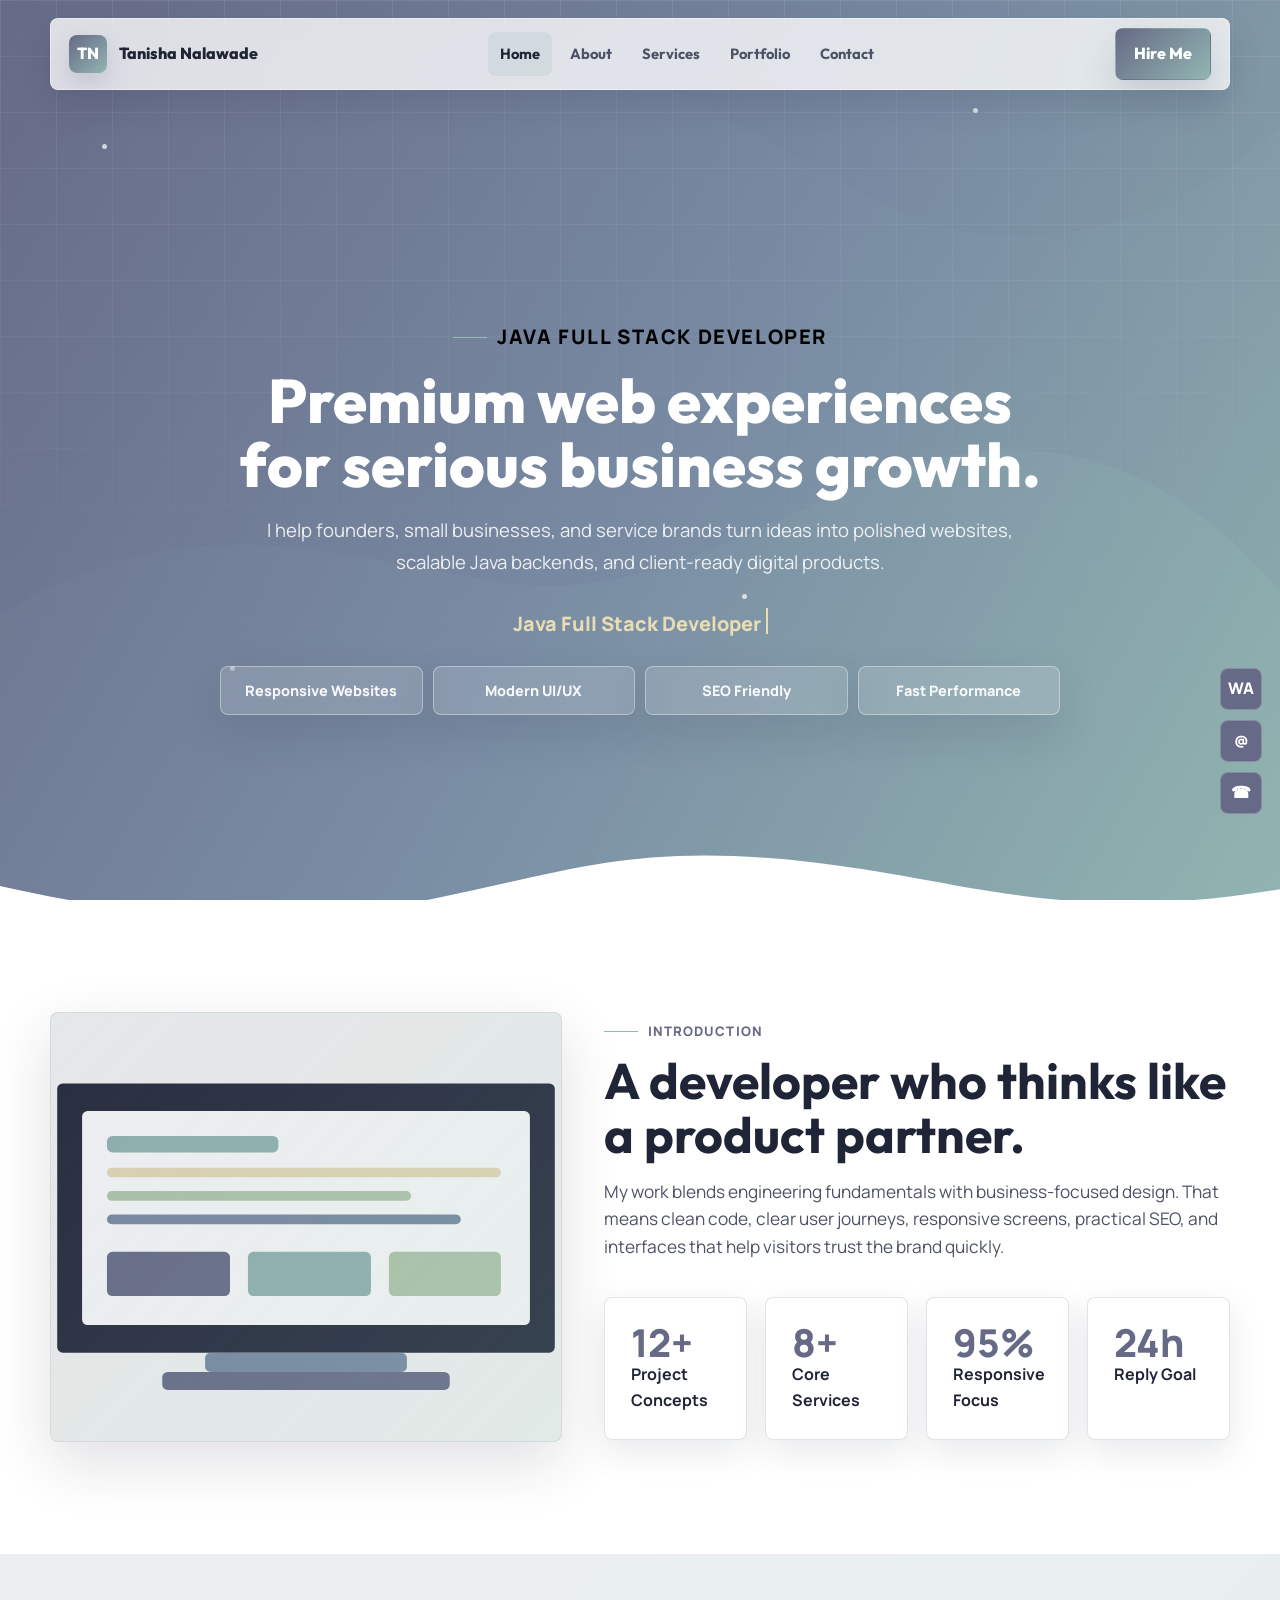
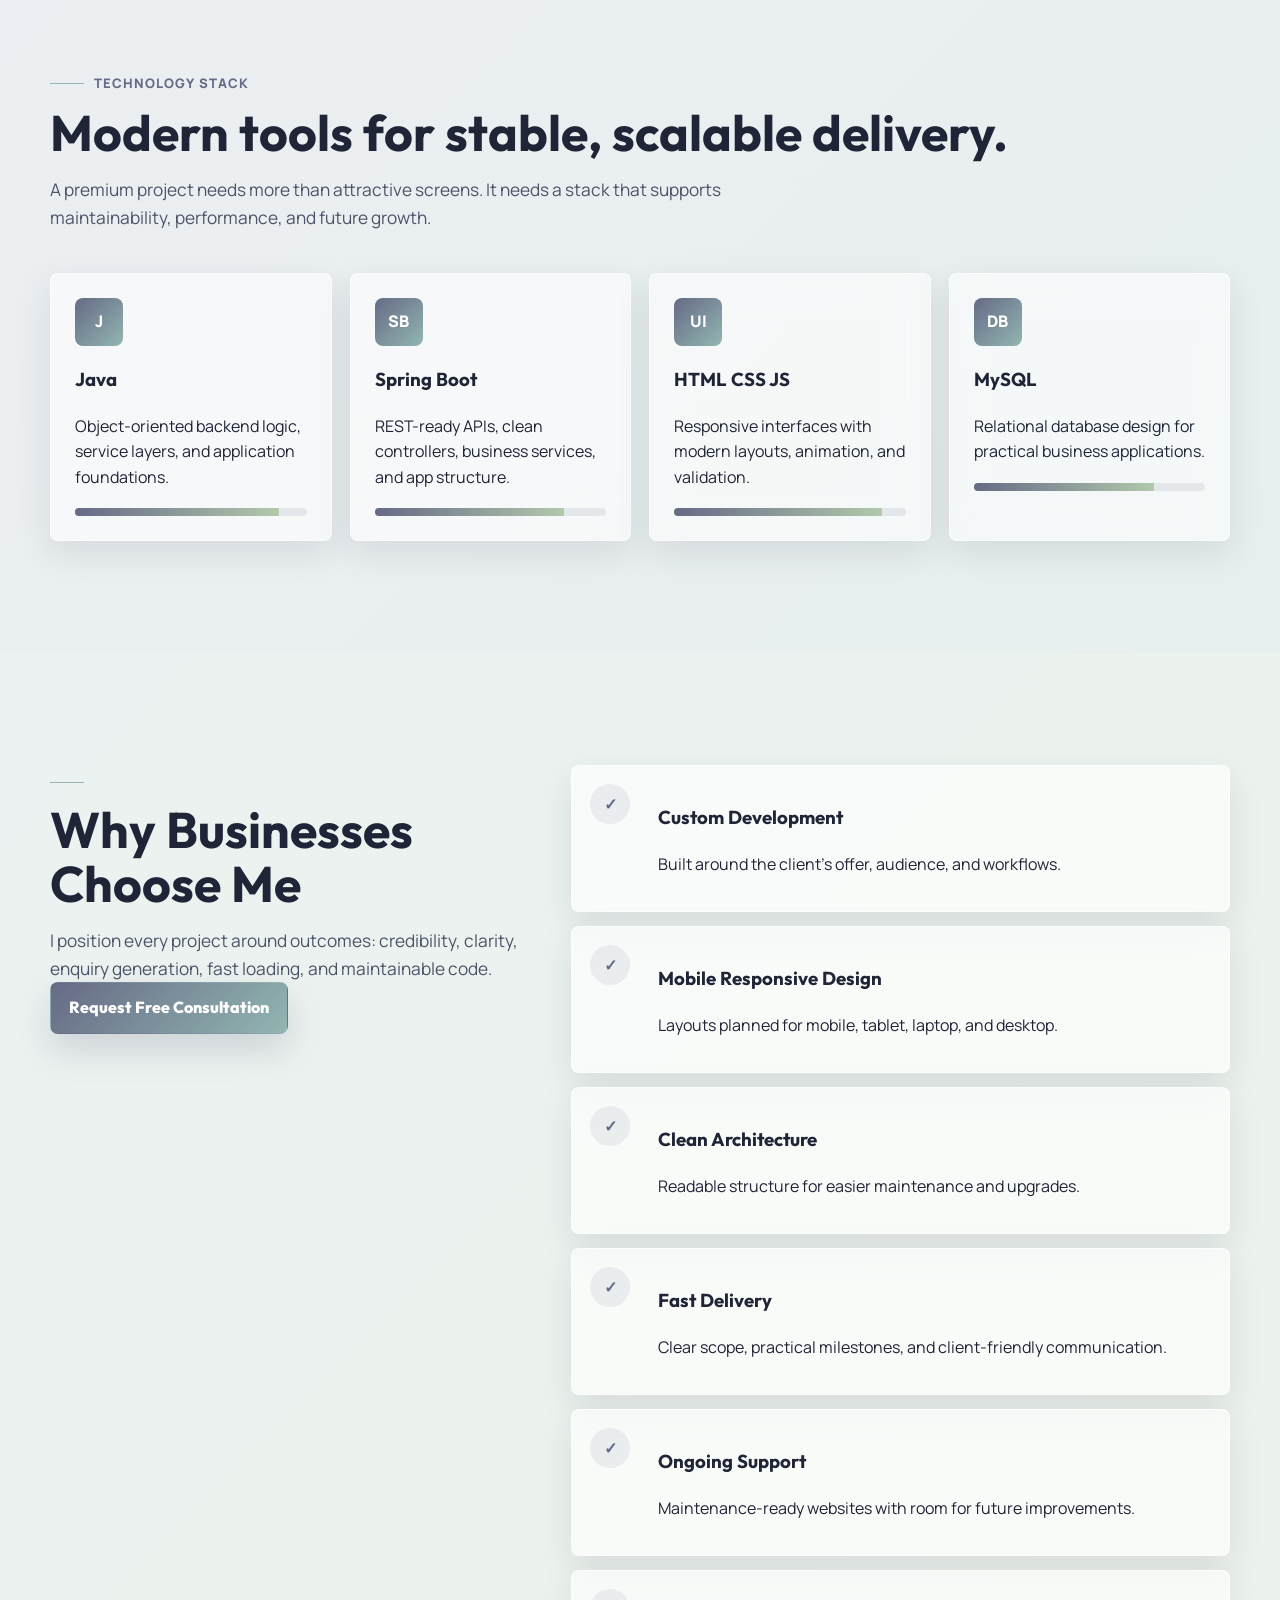
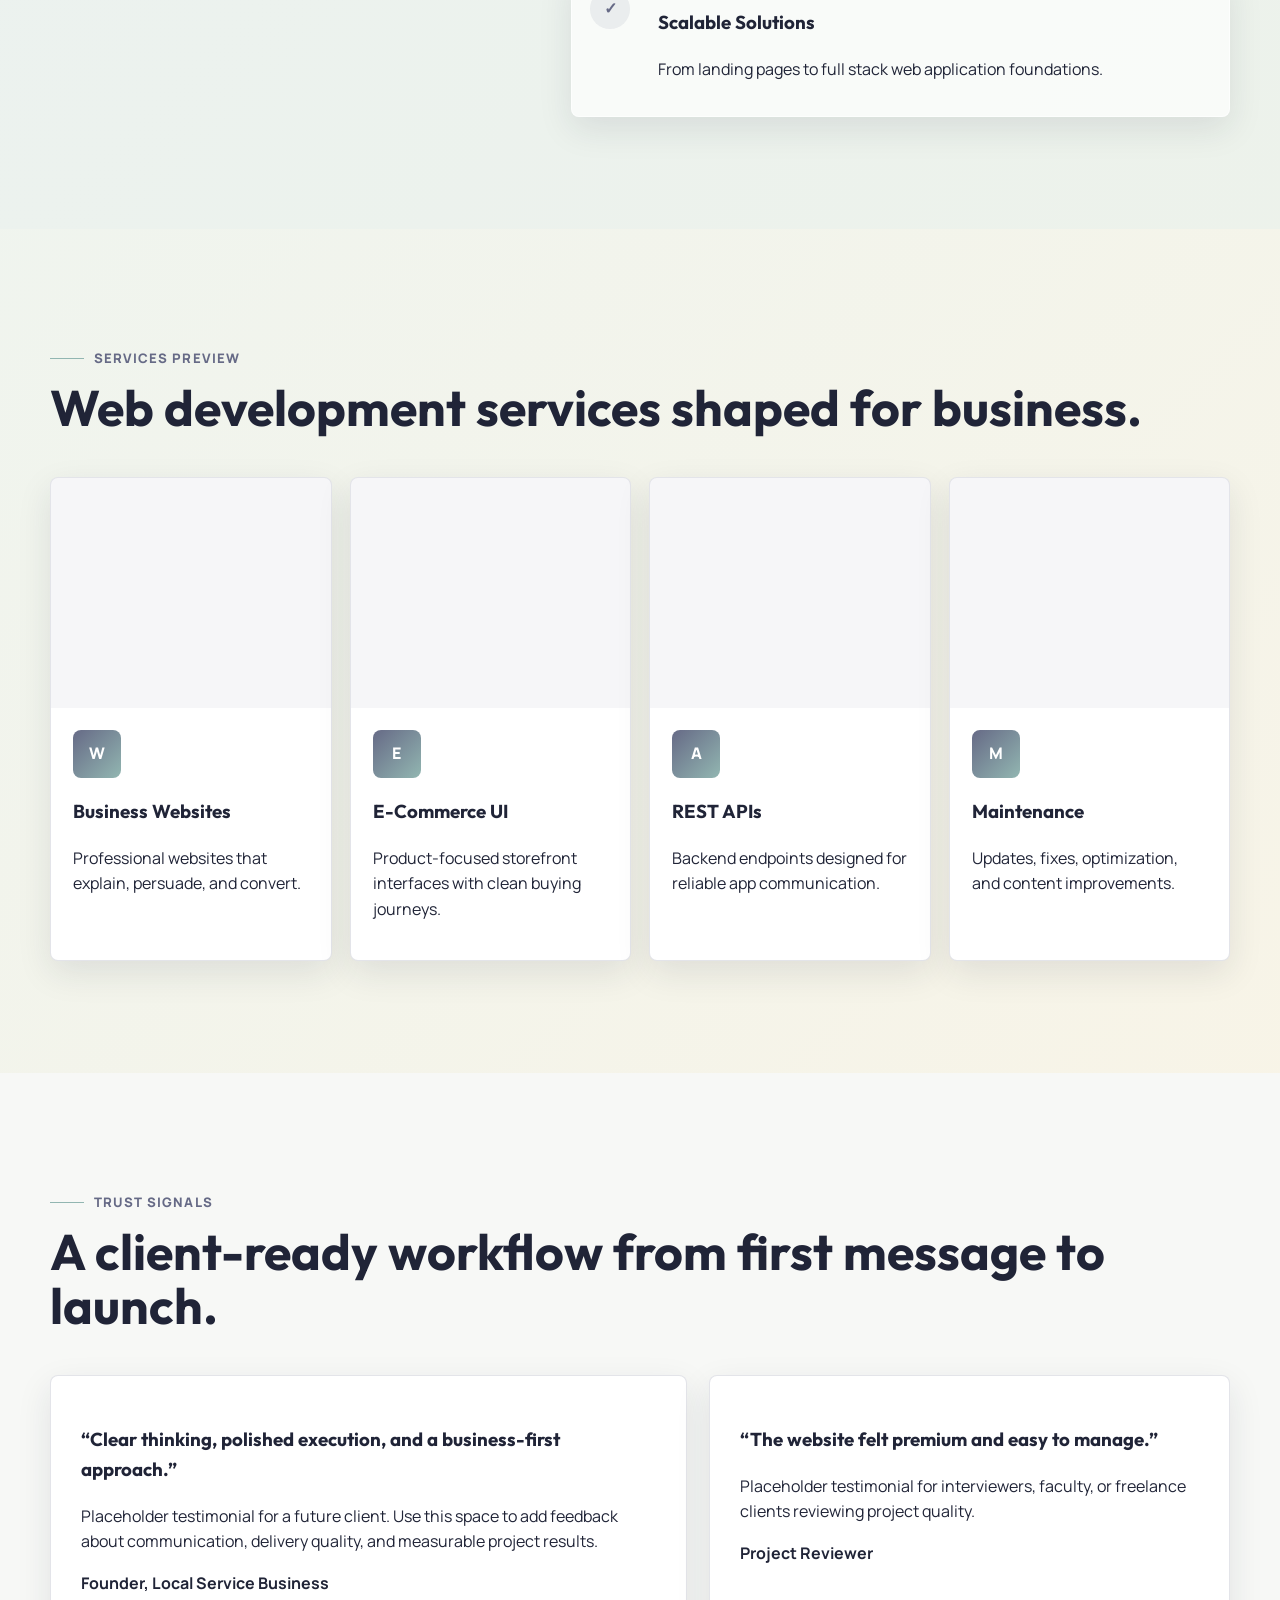
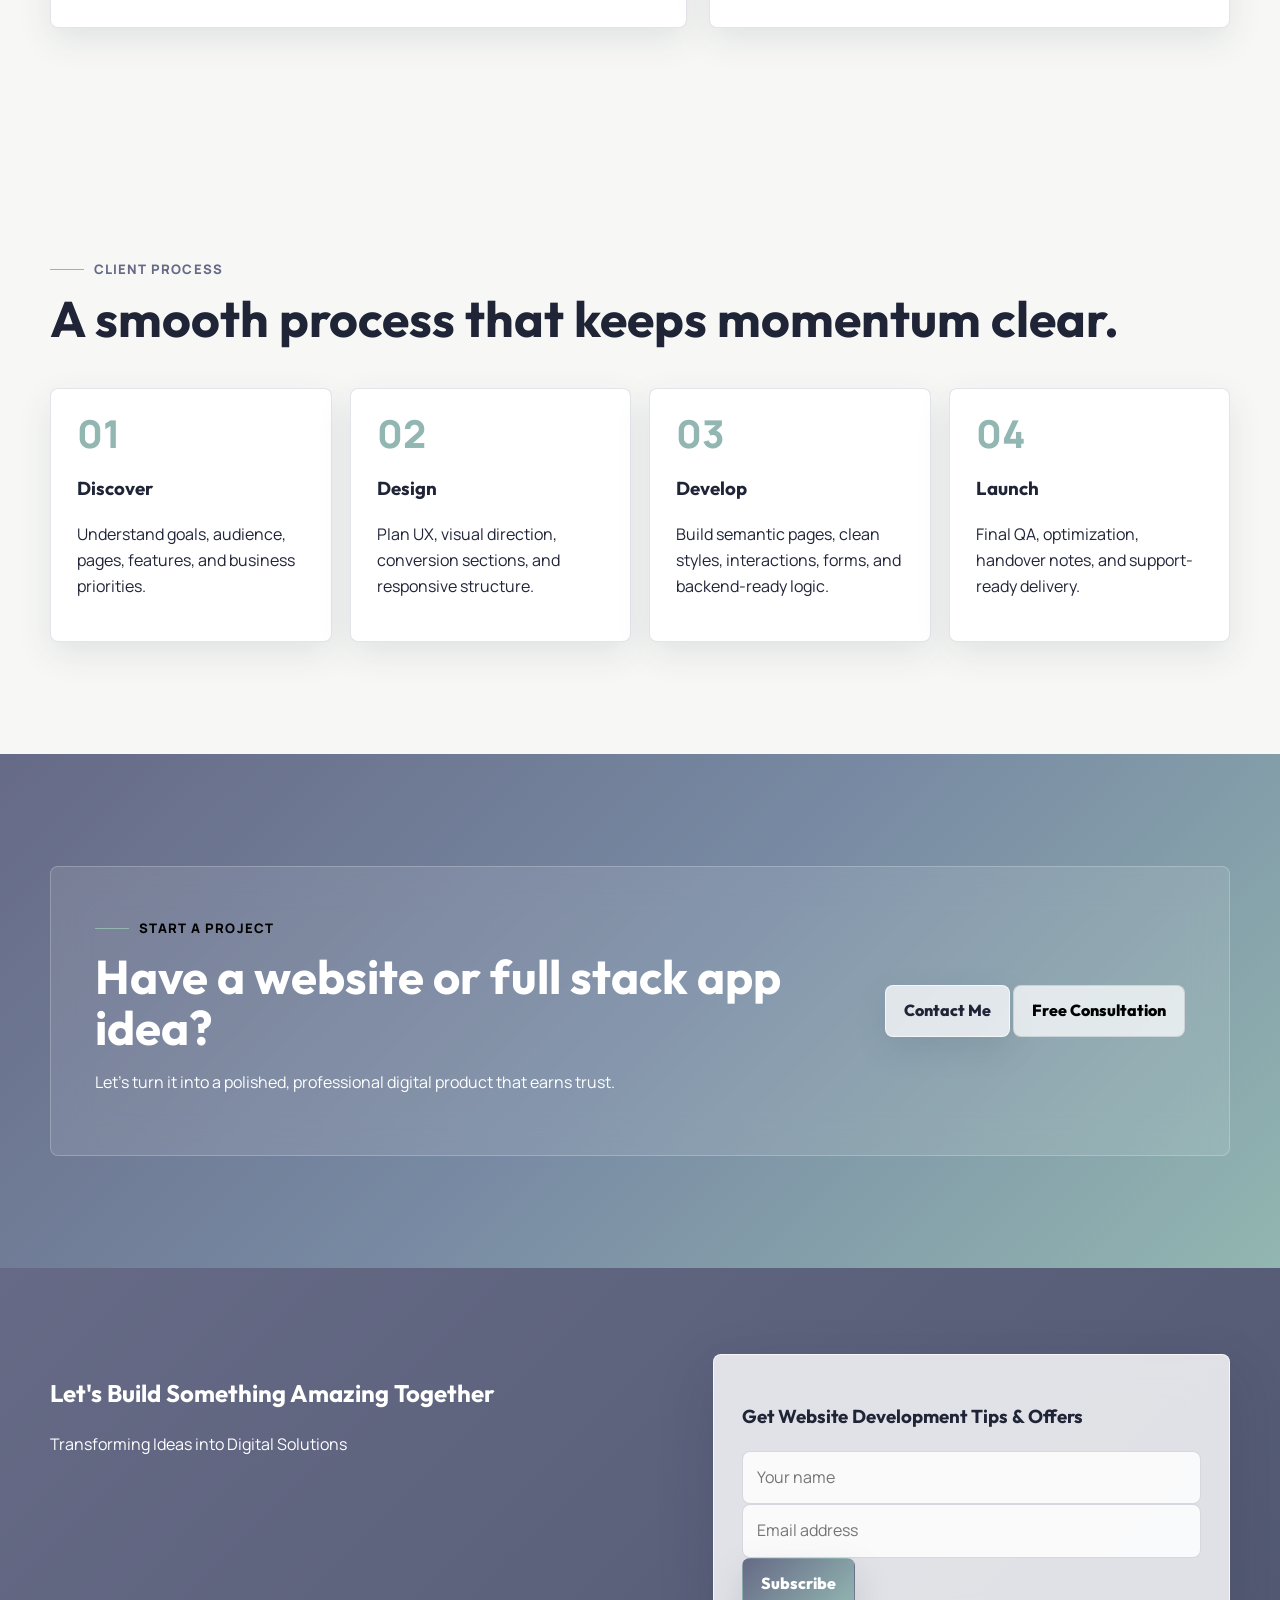
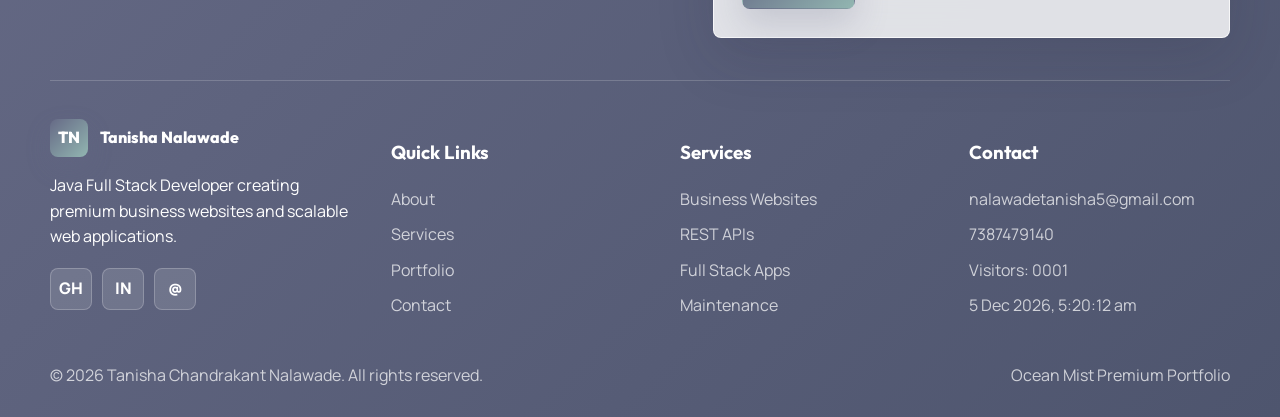
<file: index.html>
<!DOCTYPE html>
<html lang="en">
<head>
  <meta charset="UTF-8">
  <meta name="viewport" content="width=device-width, initial-scale=1.0">
  <title>Tanisha Nalawade | Java Full Stack Developer & Freelance Web Consultant</title>
  <meta name="description" content="Premium freelance portfolio of Tanisha Chandrakant Nalawade, Java Full Stack Developer building responsive websites, REST APIs, and full stack business web applications.">
  <meta name="keywords" content="Java Full Stack Developer, freelance web developer, Spring Boot developer, website development, REST API developer, Tanisha Nalawade">
  <meta property="og:title" content="Tanisha Nalawade | Java Full Stack Developer">
  <meta property="og:description" content="Modern business websites, Java backends, responsive UI and full stack web applications for growing clients.">
  <meta property="og:type" content="website">
  <meta property="og:image" content="images/backgrounds/workspace.svg">
  <link rel="icon" href="images/favicon.svg" type="image/svg+xml">
  <link rel="stylesheet" href="css/style.css">
  <!-- Google Analytics, Google Tag Manager, and Search Console placeholders can be added here. -->
</head>
<body>
  <div class="loader"><div class="loader-mark">TN</div></div>
  <header class="site-header">
    <nav class="nav" aria-label="Primary navigation">
      <a class="brand" href="index.html"><span class="brand-mark">TN</span><span>Tanisha Nalawade</span></a>
      <button class="menu-toggle" aria-label="Open menu">☰</button>
      <div class="nav-links">
        <a class="active" href="index.html">Home</a>
        <a href="about.html">About</a>
        <a href="services.html">Services</a>
        <a href="portfolio.html">Portfolio</a>
        <a href="contact.html">Contact</a>
      </div>
      <a class="btn btn-primary nav-cta" href="contact.html">Hire Me</a>
    </nav>
  </header>

  <main>
    <section class="hero">
      <div class="particle-field"><span></span><span></span><span></span><span></span></div>
      <div class="container hero-grid">
        <div>
          <span class="section-label" style="color:black; font-size: 1.25rem;">Java Full Stack Developer</span>
          <h1>Premium web experiences for serious business growth.</h1>
          <p class="lead" >I help founders, small businesses, and service brands turn ideas into polished websites, scalable Java backends, and client-ready digital products.</p>
          <div class="typed-line"><span data-typing></span><span class="cursor"></span></div>
          <div class="trust-strip" aria-label="Trust indicators">
            <div class="trust-item">Responsive Websites</div>
            <div class="trust-item">Modern UI/UX</div>
            <div class="trust-item">SEO Friendly</div>
            <div class="trust-item">Fast Performance</div>
          </div>
        </div>
      </div>
      <div class="wave" aria-hidden="true"></div>
    </section>

    <section class="section">
      <div class="container intro-layout reveal">
        <div class="portrait-abstract"></div>
        <div>
          <span class="section-label">Introduction</span>
          <h2 class="section-heading" style="font-size: 50px;">A developer who thinks like a product partner.</h2>
          <p class="section-copy">My work blends engineering fundamentals with business-focused design. That means clean code, clear user journeys, responsive screens, practical SEO, and interfaces that help visitors trust the brand quickly.</p>
          <div class="stats-grid">
            <div class="stat-card"><span class="stat-number" data-count="12" data-suffix="+">0</span><strong>Project Concepts</strong></div>
            <div class="stat-card"><span class="stat-number" data-count="8" data-suffix="+">0</span><strong>Core Services</strong></div>
            <div class="stat-card"><span class="stat-number" data-count="95" data-suffix="%">0</span><strong>Responsive Focus</strong></div>
            <div class="stat-card"><span class="stat-number" data-count="24" data-suffix="h">0</span><strong>Reply Goal</strong></div>
          </div>
        </div>
      </div>
    </section>

    <section class="section tech-section">
      <div class="container reveal">
        <span class="section-label">Technology Stack</span>
        <h2 class="section-heading" style="font-size: 50px;">Modern tools for stable, scalable delivery.</h2>
        <p class="section-copy">A premium project needs more than attractive screens. It needs a stack that supports maintainability, performance, and future growth.</p>
        <div class="tech-grid">
          <article class="tech-card"><div class="tech-icon">J</div><h3>Java</h3><p>Object-oriented backend logic, service layers, and application foundations.</p><div class="progress"><span style="--value: 88%"></span></div></article>
          <article class="tech-card"><div class="tech-icon">SB</div><h3>Spring Boot</h3><p>REST-ready APIs, clean controllers, business services, and app structure.</p><div class="progress"><span style="--value: 82%"></span></div></article>
          <article class="tech-card"><div class="tech-icon">UI</div><h3>HTML CSS JS</h3><p>Responsive interfaces with modern layouts, animation, and validation.</p><div class="progress"><span style="--value: 90%"></span></div></article>
          <article class="tech-card"><div class="tech-icon">DB</div><h3>MySQL</h3><p>Relational database design for practical business applications.</p><div class="progress"><span style="--value: 78%"></span></div></article>
        </div>
      </div>
    </section>

    <section class="section choose-section">
      <div class="container choose-layout reveal">
        <div>
          <span class="section-label"></span>
          <h2 class="section-heading" style="font-size: 50px;">Why Businesses Choose Me</h2>
          <p class="section-copy">I position every project around outcomes: credibility, clarity, enquiry generation, fast loading, and maintainable code.</p>
          <button class="btn btn-primary" data-open-consultation>Request Free Consultation</button>
        </div>
        <div class="choose-list">
          <div class="choose-item"><span class="check">✓</span><div><h3>Custom Development</h3><p>Built around the client’s offer, audience, and workflows.</p></div></div>
          <div class="choose-item"><span class="check">✓</span><div><h3>Mobile Responsive Design</h3><p>Layouts planned for mobile, tablet, laptop, and desktop.</p></div></div>
          <div class="choose-item"><span class="check">✓</span><div><h3>Clean Architecture</h3><p>Readable structure for easier maintenance and upgrades.</p></div></div>
          <div class="choose-item"><span class="check">✓</span><div><h3>Fast Delivery</h3><p>Clear scope, practical milestones, and client-friendly communication.</p></div></div>
          <div class="choose-item"><span class="check">✓</span><div><h3>Ongoing Support</h3><p>Maintenance-ready websites with room for future improvements.</p></div></div>
          <div class="choose-item"><span class="check">✓</span><div><h3>Scalable Solutions</h3><p>From landing pages to full stack web application foundations.</p></div></div>
        </div>
      </div>
    </section>

    <section class="section services-preview">
      <div class="container reveal">
        <span class="section-label">Services Preview</span>
        <h2 class="section-heading" style="font-size: 50px;">Web development services shaped for business.</h2>
        <div class="service-grid">
          <article class="service-card"><div class="service-image" style="--service-img:url('images/services/service-web.svg')"></div><div class="service-content"><div class="service-icon">W</div><h3>Business Websites</h3><p>Professional websites that explain, persuade, and convert.</p></div></article>
          <article class="service-card"><div class="service-image" style="--service-img:url('images/services/service-commerce.svg')"></div><div class="service-content"><div class="service-icon">E</div><h3>E-Commerce UI</h3><p>Product-focused storefront interfaces with clean buying journeys.</p></div></article>
          <article class="service-card"><div class="service-image" style="--service-img:url('images/services/service-api.svg')"></div><div class="service-content"><div class="service-icon">A</div><h3>REST APIs</h3><p>Backend endpoints designed for reliable app communication.</p></div></article>
          <article class="service-card"><div class="service-image" style="--service-img:url('images/backgrounds/workspace.svg')"></div><div class="service-content"><div class="service-icon">M</div><h3>Maintenance</h3><p>Updates, fixes, optimization, and content improvements.</p></div></article>
        </div>
      </div>
    </section>

    <section class="section testimonials">
      <div class="container reveal">
        <span class="section-label">Trust Signals</span>
        <h2 class="section-heading" style="font-size: 50px;">A client-ready workflow from first message to launch.</h2>
        <div class="testimonial-strip">
          <article class="quote-card"><h3>“Clear thinking, polished execution, and a business-first approach.”</h3><p>Placeholder testimonial for a future client. Use this space to add feedback about communication, delivery quality, and measurable project results.</p><strong>Founder, Local Service Business</strong></article>
          <article class="quote-card"><h3>“The website felt premium and easy to manage.”</h3><p>Placeholder testimonial for interviewers, faculty, or freelance clients reviewing project quality.</p><strong>Project Reviewer</strong></article>
        </div>
      </div>
    </section>

    <section class="section split-band">
      <div class="container reveal">
        <span class="section-label">Client Process</span>
        <h2 class="section-heading" style="font-size: 50px;">A smooth process that keeps momentum clear.</h2>
        <div class="process-timeline">
          <div class="process-step"><span class="step-number">01</span><h3>Discover</h3><p>Understand goals, audience, pages, features, and business priorities.</p></div>
          <div class="process-step"><span class="step-number">02</span><h3>Design</h3><p>Plan UX, visual direction, conversion sections, and responsive structure.</p></div>
          <div class="process-step"><span class="step-number">03</span><h3>Develop</h3><p>Build semantic pages, clean styles, interactions, forms, and backend-ready logic.</p></div>
          <div class="process-step"><span class="step-number">04</span><h3>Launch</h3><p>Final QA, optimization, handover notes, and support-ready delivery.</p></div>
        </div>
      </div>
    </section>

    <section class="section cta-band">
      <div class="container cta-panel reveal">
        <div>
          <span class="section-label" style="color:black">Start a Project</span>
          <h2 class="section-heading">Have a website or full stack app idea?</h2>
          <p>Let’s turn it into a polished, professional digital product that earns trust.</p>
        </div>
        <div class="button-row">
          <a class="btn btn-secondary" href="contact.html">Contact Me</a>
          <button class="btn btn-ghost" data-open-consultation style="background-color: #FFFFFFBD;color:black;">Free Consultation</button>
        </div>
      </div>
    </section>
  </main>

  <footer class="site-footer">
    <div class="container">
      <div class="footer-top">
        <div><h2>Let's Build Something Amazing Together</h2><p>Transforming Ideas into Digital Solutions</p></div>
        <form class="newsletter-card" data-newsletter>
          <h3>Get Website Development Tips & Offers</h3>
          <input name="name" type="text" placeholder="Your name" required>
          <input name="email" type="email" placeholder="Email address" required>
          <button class="btn btn-primary" type="submit">Subscribe</button>
          <div class="success-message">Thanks for subscribing.</div>
        </form>
      </div>
      <div class="footer-grid">
        <div><a class="brand" href="index.html"><span class="brand-mark">TN</span><span>Tanisha Nalawade</span></a><p>Java Full Stack Developer creating premium business websites and scalable web applications.</p><div class="social-row"><a href="https://github.com/Tanisha804" aria-label="GitHub">GH</a><a href="https://www.linkedin.com/in/tanisha-nalawade" aria-label="LinkedIn">IN</a><a href="mailto:nalawadetanisha5@gmail.com" aria-label="Email">@</a></div></div>
        <div><h3>Quick Links</h3><ul class="footer-list"><li><a href="about.html">About</a></li><li><a href="services.html">Services</a></li><li><a href="portfolio.html">Portfolio</a></li><li><a href="contact.html">Contact</a></li></ul></div>
        <div><h3>Services</h3><ul class="footer-list"><li>Business Websites</li><li>REST APIs</li><li>Full Stack Apps</li><li>Maintenance</li></ul></div>
        <div><h3>Contact</h3><ul class="footer-list"><li><a href="mailto:nalawadetanisha5@gmail.com">nalawadetanisha5@gmail.com</a></li><li><a href="tel:+917387479140">7387479140</a></li><li>Visitors: <span data-visitors>0000</span></li><li><span data-live-time></span></li></ul></div>
      </div>
      <div class="footer-bottom"><span>© 2026 Tanisha Chandrakant Nalawade. All rights reserved.</span><span>Ocean Mist Premium Portfolio</span></div>
    </div>
  </footer>

  <div class="floating-contact"><a href="https://wa.me/917387479140" aria-label="WhatsApp">WA</a><a href="mailto:nalawadetanisha5@gmail.com" aria-label="Email">@</a><a href="tel:+917387479140" aria-label="Call">☎</a></div>
  <button class="back-top" aria-label="Back to top">↑</button>
  <div class="modal" role="dialog" aria-modal="true" aria-label="Free consultation form">
    <div class="modal-panel">
      <div class="modal-head"><h2>Request Free Consultation</h2><button class="icon-button" data-close-modal aria-label="Close">×</button></div>
      <form id="consultationForm" data-lead-form="consultation" class="form-grid">
        <div class="field"><label>Name</label><input name="name" type="text"><span class="error" data-error="name"></span></div>
        <div class="field"><label>Email</label><input name="email" type="email"><span class="error" data-error="email"></span></div>
        <div class="field"><label>Mobile</label><input name="mobile" type="tel"><span class="error" data-error="mobile"></span></div>
        <div class="field"><label>Business Type</label><input name="businessType" type="text" placeholder="Startup, shop, agency"><span class="error"></span></div>
        <div class="field full"><button class="btn btn-primary" type="submit">Send Request</button><div class="success-message">Your consultation request has been saved.</div></div>
      </form>
    </div>
  </div>
  <script src="js/script.js"></script>
</body>
</html>
</file>
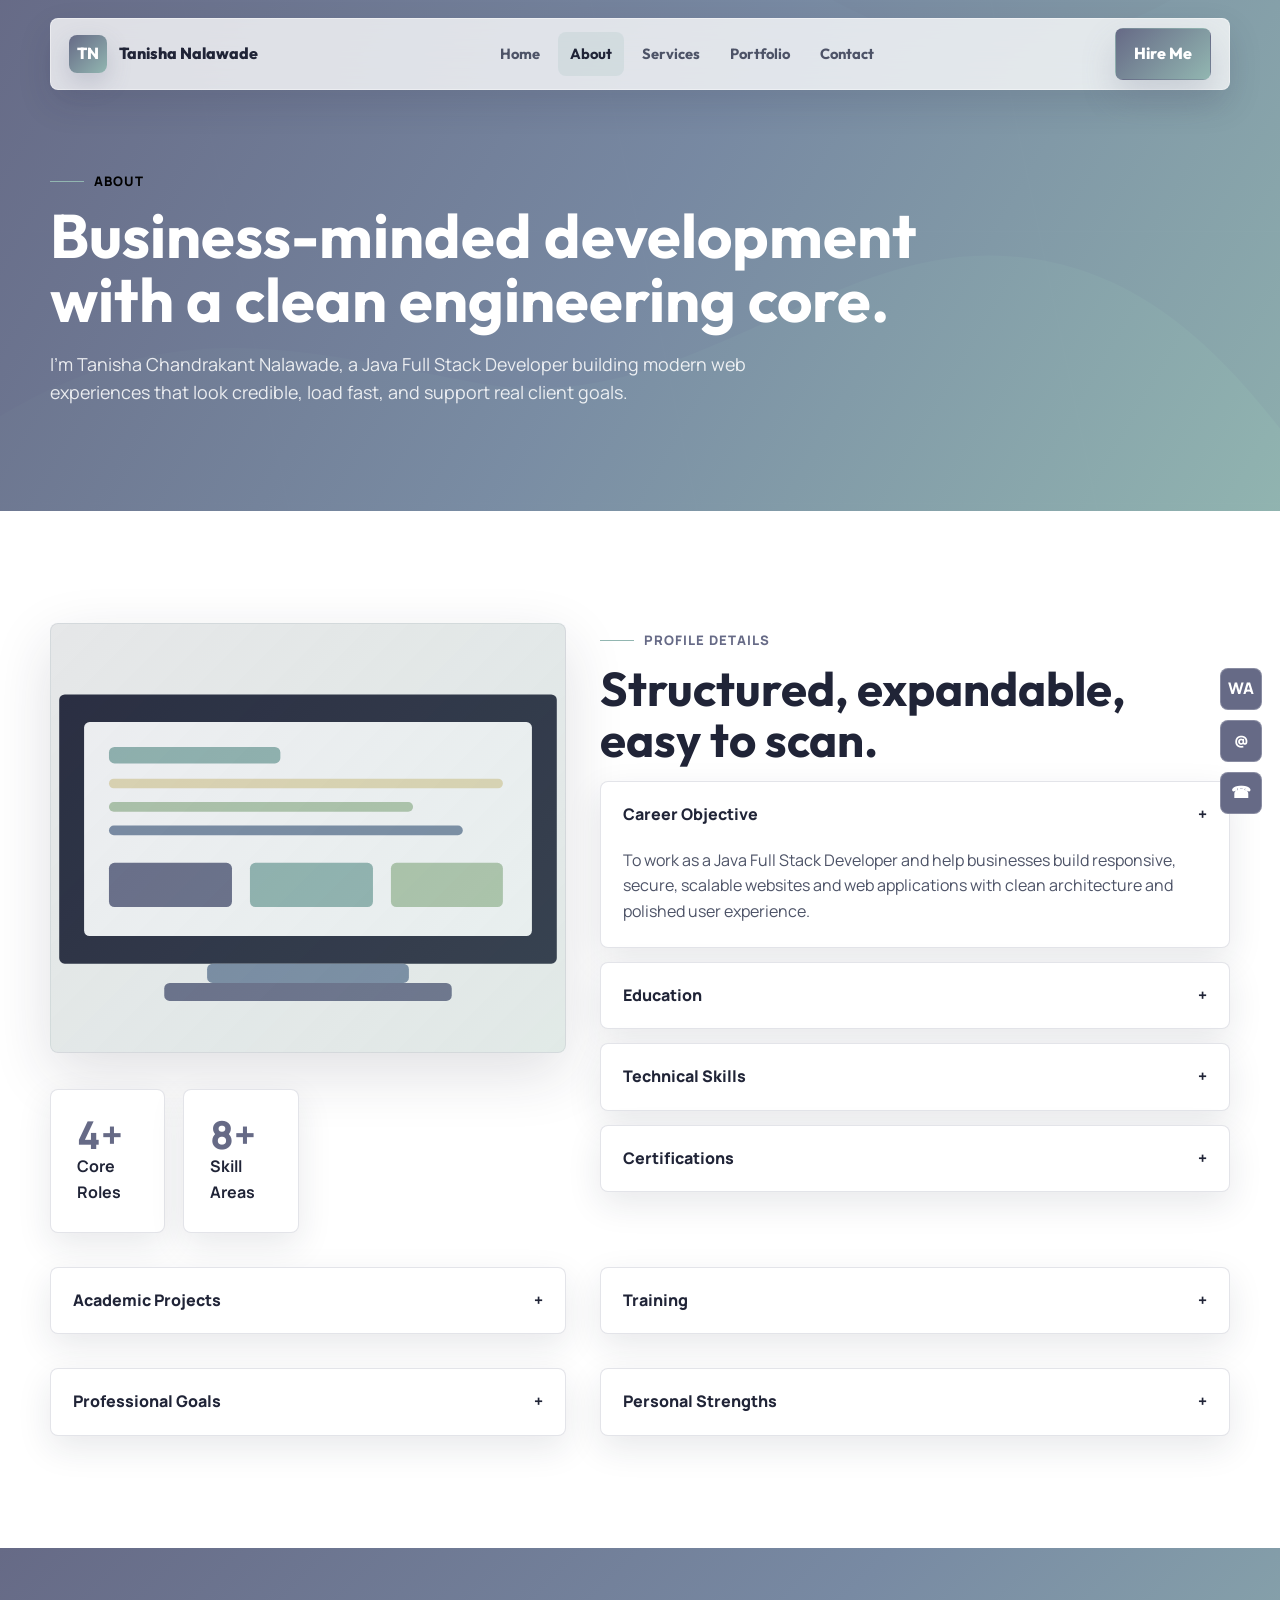
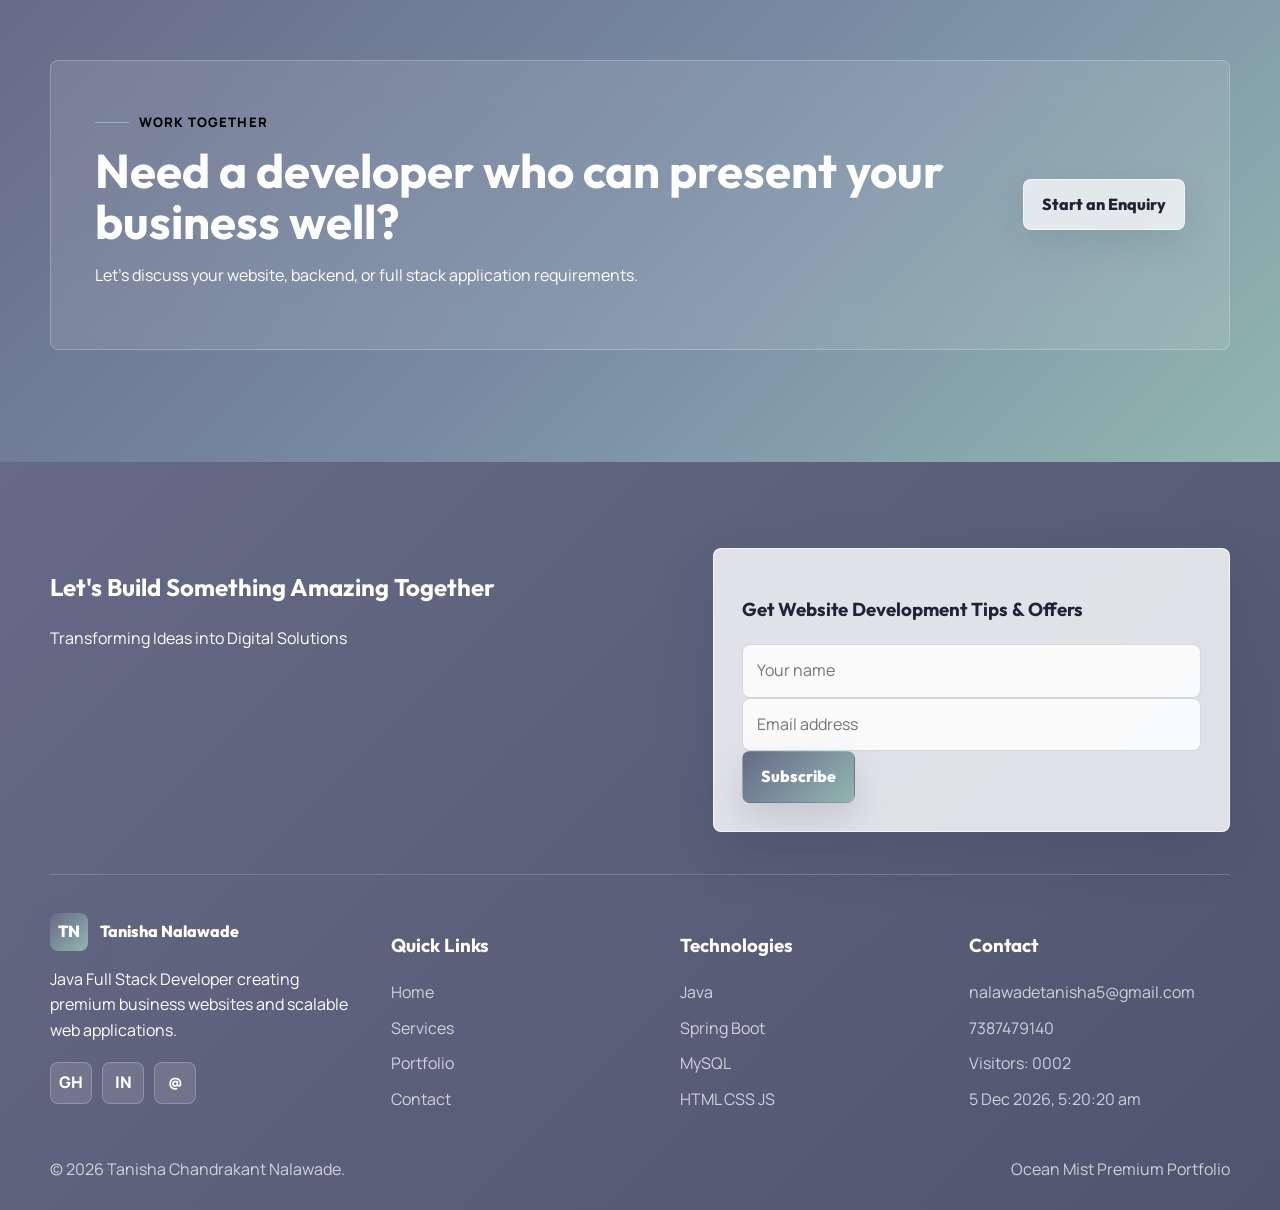
<file: about.html>
<!DOCTYPE html>
<html lang="en">
<head>
  <meta charset="UTF-8">
  <meta name="viewport" content="width=device-width, initial-scale=1.0">
  <title>About Tanisha Nalawade | Java Full Stack Developer</title>
  <meta name="description" content="About Tanisha Chandrakant Nalawade, Java Full Stack Developer focused on business websites, REST APIs, responsive UI, and clean architecture.">
  <meta name="keywords" content="about Tanisha Nalawade, Java developer, full stack developer, web developer portfolio">
  <meta property="og:title" content="About Tanisha Nalawade">
  <meta property="og:description" content="Career objective, education, technical skills, certifications, projects, training, goals, and strengths.">
  <meta property="og:type" content="website">
  <link rel="icon" href="images/favicon.svg" type="image/svg+xml">
  <link rel="stylesheet" href="css/style.css">
</head>
<body>
  <div class="loader"><div class="loader-mark">TN</div></div>
  <header class="site-header">
    <nav class="nav" aria-label="Primary navigation">
      <a class="brand" href="index.html"><span class="brand-mark">TN</span><span>Tanisha Nalawade</span></a>
      <button class="menu-toggle" aria-label="Open menu">☰</button>
      <div class="nav-links"><a href="index.html">Home</a><a class="active" href="about.html">About</a><a href="services.html">Services</a><a href="portfolio.html">Portfolio</a><a href="contact.html">Contact</a></div>
      <a class="btn btn-primary nav-cta" href="contact.html">Hire Me</a>
    </nav>
  </header>

  <main>
    <section class="page-hero">
      <div class="container">
        <span class="section-label" style="color:black">About</span>
        <h1>Business-minded development with a clean engineering core.</h1>
        <p>I’m Tanisha Chandrakant Nalawade, a Java Full Stack Developer building modern web experiences that look credible, load fast, and support real client goals.</p>
      </div>
    </section>

    <section class="section">
      <div class="container about-grid reveal">
        <div>
          <div class="about-visual"></div>
          <div class="stats-grid">
            <div class="stat-card"><span class="stat-number" data-count="4" data-suffix="+">0</span><strong>Core Roles</strong></div>
            <div class="stat-card"><span class="stat-number" data-count="8" data-suffix="+">0</span><strong>Skill Areas</strong></div>
          </div>
        </div>
        <div>
          <span class="section-label">Profile Details</span>
          <h2 class="section-heading">Structured, expandable, easy to scan.</h2>
          <div class="accordion">
            <article class="accordion-item open"><button class="accordion-button">Career Objective <span>+</span></button><div class="accordion-content"><div class="accordion-content-inner">To work as a Java Full Stack Developer and help businesses build responsive, secure, scalable websites and web applications with clean architecture and polished user experience.</div></div></article>
            <article class="accordion-item"><button class="accordion-button">Education <span>+</span></button><div class="accordion-content"><div class="accordion-content-inner">Bachelor of Computer Applications (BCA) , Bharati Vidyapeeth Institute of Management and Rural Development Administration (IMRDA), Sangli ,CGPA: 9.85 ,
            Specialized in software development, web technologies, database management, and Java Full Stack Development.</div></div></article>
            <article class="accordion-item"><button class="accordion-button">Technical Skills <span>+</span></button><div class="accordion-content"><div class="accordion-content-inner">Java, Object-Oriented Programming (OOP)
               Collections Framework,
               Exception Handling, JDBC, Servlets, JSP, Spring Boot, REST API Development, Hibernate, MySQL, HTML5, CSS3, JavaScript, Bootstrap, Responsive Web Design, Git, GitHub, Form Validation, Database Design, API Integration, MVC Architecture, Software Development Life Cycle (SDLC), Debugging, Version Control, Deployment Fundamentals.</div></div></article>
            <article class="accordion-item"><button class="accordion-button">Certifications <span>+</span></button><div class="accordion-content"><div class="accordion-content-inner"><li>Java Programming Certification></li>
<li>Web Development Certification</li>
<li>Database Management with MySQL</li>
<li>Frontend Development (HTML, CSS, JavaScript)</li>
<li>Git & GitHub Version Control</li>
<li>Spring Boot Fundamentals</li>
<li>REST API Development</li>
</div></div></article>
</div></div></article>
            <article class="accordion-item"><button class="accordion-button">Academic Projects <span>+</span></button><div class="accordion-content"><div class="accordion-content-inner">Business website concepts, e-commerce interface, Java backend modules, API dashboard concepts, and responsive portfolio systems.</div></div></article>
            <article class="accordion-item"><button class="accordion-button">Training <span>+</span></button><div class="accordion-content"><div class="accordion-content-inner">Technical Training & Industry Exposure

Built practical experience through project-based learning in Java Full Stack Development, exploring real-world application development, database design, REST APIs, responsive web interfaces, and software deployment workflows.
</div></div></article>
            <article class="accordion-item"><button class="accordion-button">Professional Goals <span>+</span></button><div class="accordion-content"><div class="accordion-content-inner">To become a trusted freelance software consultant for business websites, backend systems, REST APIs, and full stack products.</div></div></article>
            <article class="accordion-item"><button class="accordion-button">Personal Strengths <span>+</span></button><div class="accordion-content"><div class="accordion-content-inner">Consistency, learning mindset, clean presentation, practical communication, patience in debugging, and focus on building usable solutions.</div></div></article>
          </div>
        </div>
      </div>
    </section>

    <section class="section cta-band">
      <div class="container cta-panel reveal">
        <div><span class="section-label" style="color:black">Work Together</span><h2 class="section-heading">Need a developer who can present your business well?</h2><p>Let’s discuss your website, backend, or full stack application requirements.</p></div>
        <a class="btn btn-secondary" href="contact.html">Start an Enquiry</a>
      </div>
    </section>
  </main>

  <footer class="site-footer">
    <div class="container">
      <div class="footer-top"><div><h2>Let's Build Something Amazing Together</h2><p>Transforming Ideas into Digital Solutions</p></div><form class="newsletter-card" data-newsletter><h3>Get Website Development Tips & Offers</h3><input name="name" type="text" placeholder="Your name" required><input name="email" type="email" placeholder="Email address" required><button class="btn btn-primary" type="submit">Subscribe</button><div class="success-message">Thanks for subscribing.</div></form></div>
      <div class="footer-grid">
        <div><a class="brand" href="index.html"><span class="brand-mark">TN</span><span>Tanisha Nalawade</span></a><p>Java Full Stack Developer creating premium business websites and scalable web applications.</p><div class="social-row"><a href="https://github.com/Tanisha804">GH</a><a href="https://www.linkedin.com/in/tanisha-nalawade">IN</a><a href="mailto:nalawadetanisha5@gmail.com">@</a></div></div>
        <div><h3>Quick Links</h3><ul class="footer-list"><li><a href="index.html">Home</a></li><li><a href="services.html">Services</a></li><li><a href="portfolio.html">Portfolio</a></li><li><a href="contact.html">Contact</a></li></ul></div>
        <div><h3>Technologies</h3><ul class="footer-list"><li>Java</li><li>Spring Boot</li><li>MySQL</li><li>HTML CSS JS</li></ul></div>
        <div><h3>Contact</h3><ul class="footer-list"><li><a href="mailto:nalawadetanisha5@gmail.com">nalawadetanisha5@gmail.com</a></li><li><a href="tel:+917387479140">7387479140</a></li><li>Visitors: <span data-visitors>0000</span></li><li><span data-live-time></span></li></ul></div>
      </div>
      <div class="footer-bottom"><span>© 2026 Tanisha Chandrakant Nalawade.</span><span>Ocean Mist Premium Portfolio</span></div>
    </div>
  </footer>
  <div class="floating-contact"><a href="https://wa.me/917387479140">WA</a><a href="mailto:nalawadetanisha5@gmail.com">@</a><a href="tel:+917387479140">☎</a></div><button class="back-top" aria-label="Back to top">↑</button>
  <div class="modal"><div class="modal-panel"><div class="modal-head"><h2>Request Free Consultation</h2><button class="icon-button" data-close-modal>×</button></div><form data-lead-form="consultation" class="form-grid"><div class="field"><label>Name</label><input name="name" type="text"><span class="error" data-error="name"></span></div><div class="field"><label>Email</label><input name="email" type="email"><span class="error" data-error="email"></span></div><div class="field"><label>Mobile</label><input name="mobile" type="tel"><span class="error" data-error="mobile"></span></div><div class="field"><label>Business Type</label><input name="businessType" type="text"></div><div class="field full"><button class="btn btn-primary" type="submit">Send Request</button><div class="success-message">Your consultation request has been saved.</div></div></form></div></div>
  <script src="js/script.js"></script>
</body>
</html>
</file>
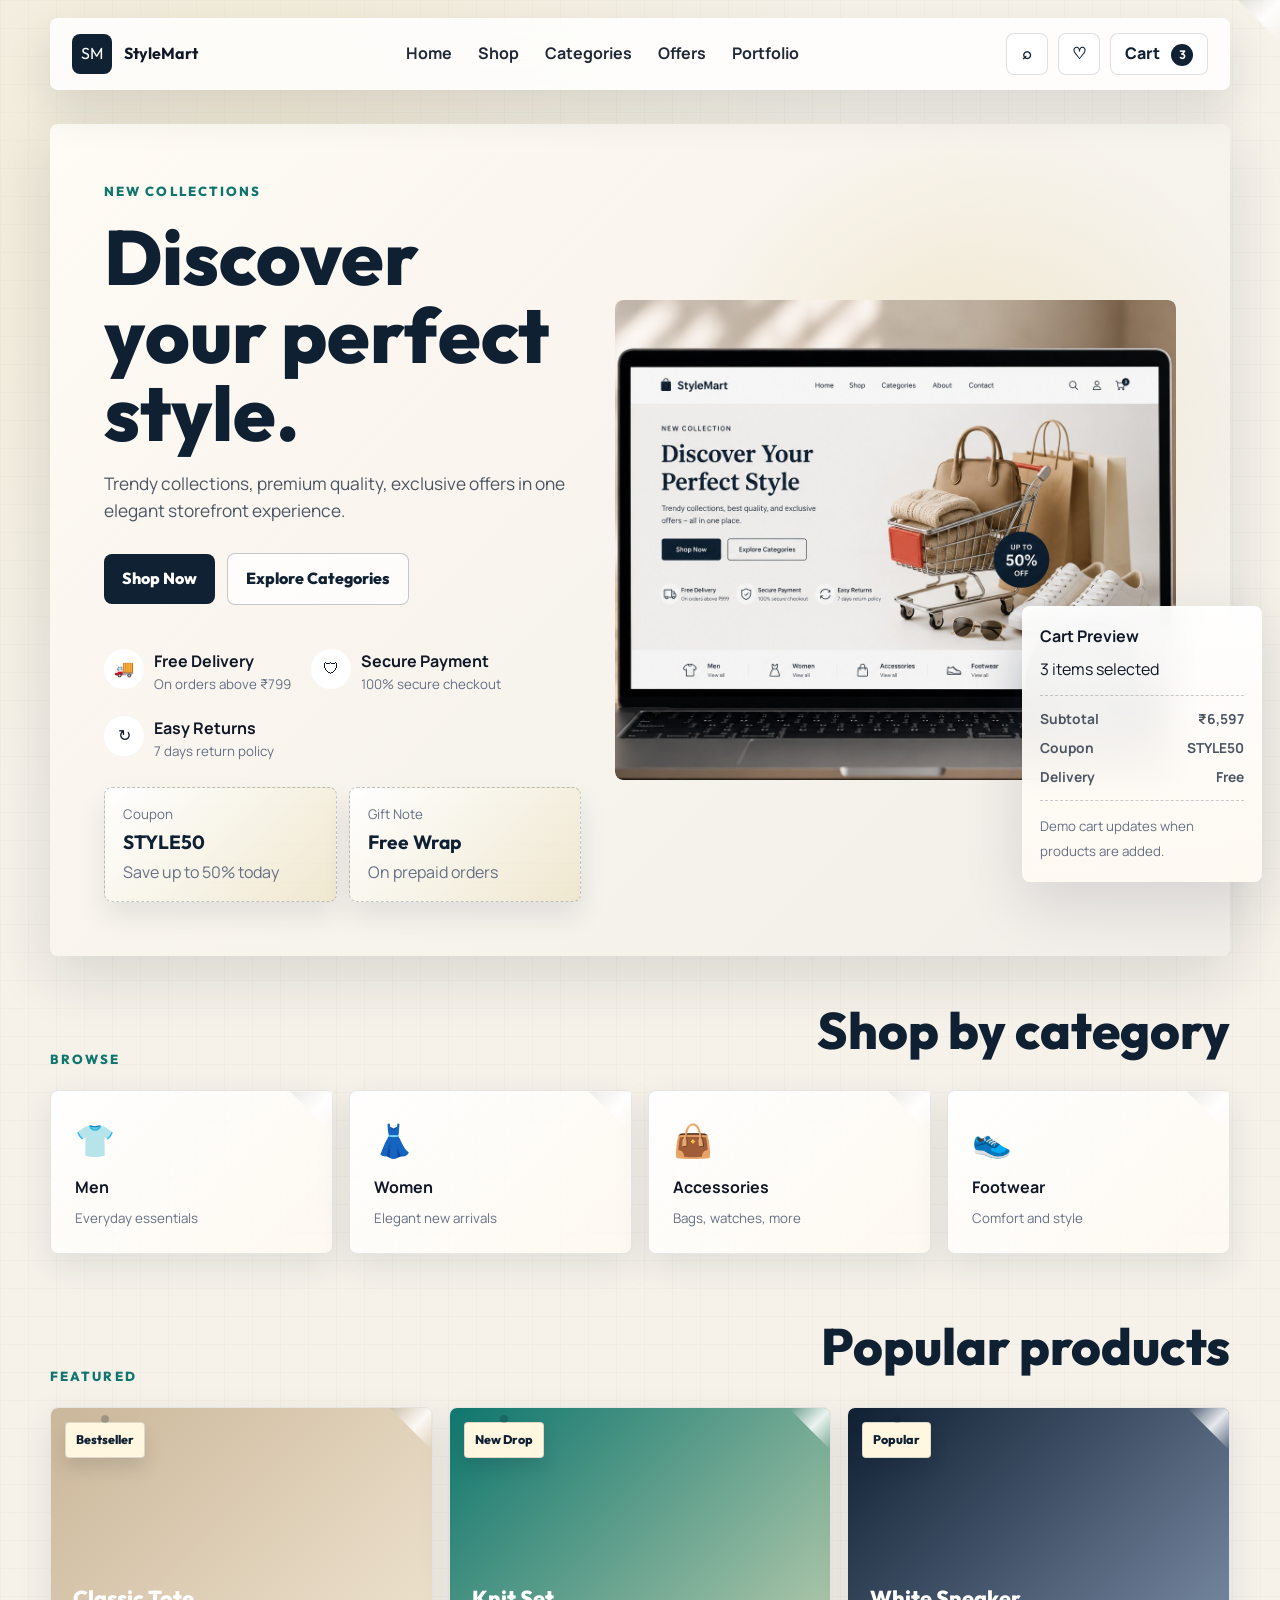
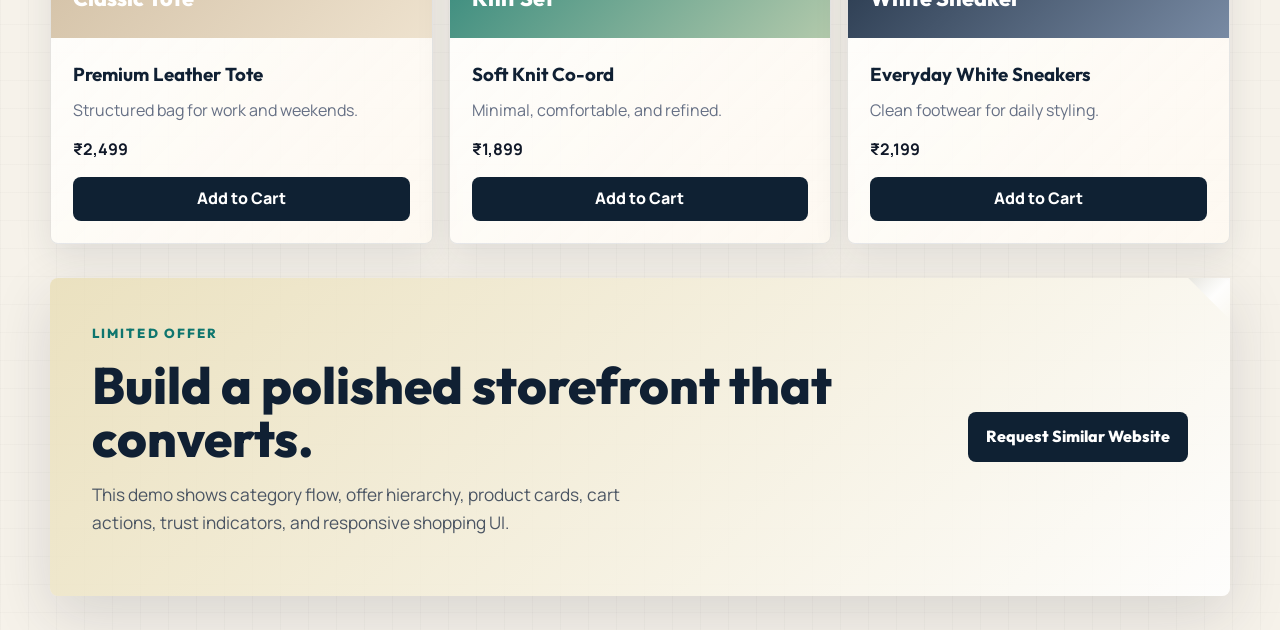
<file: ecommerce-demo.html>
<!DOCTYPE html>
<html lang="en">
<head>
  <meta charset="UTF-8">
  <meta name="viewport" content="width=device-width, initial-scale=1.0">
  <title>StyleMart | E-Commerce Storefront Demo</title>
  <meta name="description" content="Live e-commerce storefront demo created by Tanisha Nalawade with responsive product sections, category navigation, cart preview, and premium shopping UI.">
  <link rel="icon" href="images/favicon.svg" type="image/svg+xml">
  <link rel="stylesheet" href="css/style.css">
</head>
<body class="shop-demo">
  
  <header class="shop-header">
    <a class="shop-logo" href="portfolio.html" aria-label="Back to portfolio">
      <!-- ₹2,499
    Add to Cart
    New Drop
    Knit Set
    Soft Knit Co-ord
    Minimal, comfortable, and refined.
    
    ₹1,899
    Add to Cart
    Popular
    White Sneaker
    Everyday White Sneakers
    Clean footwear for daily styling.
    
    ₹2,199
    Add to Cart
    Limited Offer
    Build a polished storefront that converts.
    This demo shows category flow, offer hierarchy, product cards, cart actions, trust indicators,responsive shopping UI.
     -->
      <span>SM</span>
      <strong>StyleMart</strong>
    </a>
    <nav class="shop-nav" aria-label="Store navigation">
      <a href="#home">Home</a>
      <a href="#shop">Shop</a>
      <a href="#categories">Categories</a>
      <a href="#offers">Offers</a>
      <a href="portfolio.html">Portfolio</a>
    </nav>
    <div class="shop-actions">
      <button class="shop-icon" aria-label="Search products">⌕</button>
      <button class="shop-icon" aria-label="Account">♡</button>
      <button class="shop-cart-button" type="button" aria-label="Cart">
        Cart <span data-cart-count>3</span>
      </button>
    </div>
  </header>

  <main>
    <section id="home" class="shop-hero">
      <div class="shop-hero-copy">
        <span class="shop-eyebrow">New collections</span>
        <h1>Discover your perfect style.</h1>
         <p>Trendy collections, premium quality, exclusive offers in one elegant storefront experience.</p>
         <div class="shop-hero-actions">
          <a class="shop-btn shop-btn-dark" href="#shop">Shop Now</a>
          <a class="shop-btn shop-btn-light" href="#categories">Explore Categories</a>
        </div>
        <div class="shop-trust">
          <div><span>🚚</span><strong>Free Delivery</strong><small>On orders above ₹799</small></div>
          <div><span>🛡</span><strong>Secure Payment</strong><small>100% secure checkout</small></div>
          <div><span>↻</span><strong>Easy Returns</strong><small>7 days return policy</small></div>
        </div>
        <div class="paper-coupon-strip" aria-label="Store paper coupons">
          <article>
            <small>Coupon</small>
            <strong>STYLE50</strong>
            <span>Save up to 50% today</span>
          </article>
          <article>
            <small>Gift Note</small>
            <strong>Free Wrap</strong>
            <span>On prepaid orders</span>
          </article>
        </div>
      </div>
      <div class="shop-hero-visual">
        <img src="images/projects/ecommerce-store.jpg" alt="StyleMart storefront preview">
        <div class="shop-discount">UP TO<br><strong>50%</strong><br>OFF</div>
      </div>
    </section>

    <section id="categories" class="shop-section">
      <div class="shop-section-head">
        <span class="shop-eyebrow">Browse</span>
        <h2>Shop by category</h2>
      </div>
      <div class="shop-category-grid">
        <a href="#shop"><span>👕</span><strong>Men</strong><small>Everyday essentials</small></a>
        <a href="#shop"><span>👗</span><strong>Women</strong><small>Elegant new arrivals</small></a>
        <a href="#shop"><span>👜</span><strong>Accessories</strong><small>Bags, watches, more</small></a>
        <a href="#shop"><span>👟</span><strong>Footwear</strong><small>Comfort and style</small></a>
      </div>
    </section>

    <section id="shop" class="shop-section shop-products-section">
      <div class="shop-section-head">
        <span class="shop-eyebrow">Featured</span>
        <h2>Popular products</h2>
      </div>
      <div class="shop-product-grid">
        <article class="shop-product">
          <span class="paper-tag">Bestseller</span>
          <div class="shop-product-image beige"><span>Classic Tote</span></div>
          <div><h3>Premium Leather Tote</h3><p>Structured bag for work and weekends.</p><strong>₹2,499</strong></div>
          <button data-add-cart>Add to Cart</button>
        </article>
        <article class="shop-product">
          <span class="paper-tag">New Drop</span>
          <div class="shop-product-image green"><span>Knit Set</span></div>
          <div><h3>Soft Knit Co-ord</h3><p>Minimal, comfortable, and refined.</p><strong>₹1,899</strong></div>
          <button data-add-cart>Add to Cart</button>
        </article>
        <article class="shop-product">
          <span class="paper-tag">Popular</span>
          <div class="shop-product-image slate"><span>White Sneaker</span></div>
          <div><h3>Everyday White Sneakers</h3><p>Clean footwear for daily styling.</p><strong>₹2,199</strong></div>
          <button data-add-cart>Add to Cart</button>
        </article>
      </div>
    </section>

    <section id="offers" class="shop-offer">
      <div>
        <span class="shop-eyebrow">Limited Offer</span>
        <h2>Build a polished storefront that converts.</h2>
        <p>This demo shows category flow, offer hierarchy, product cards, cart actions, trust indicators, and responsive shopping UI.</p>
      </div>
      <a class="shop-btn shop-btn-dark" href="contact.html">Request Similar Website</a>
    </section>
  </main>

  <aside class="shop-mini-cart" aria-label="Cart preview">
    <strong>Cart Preview</strong>
    <p><span data-cart-count>3</span> items selected</p>
    <div class="receipt-lines">
      <span><b>Subtotal</b><b>₹6,597</b></span>
      <span><b>Coupon</b><b>STYLE50</b></span>
      <span><b>Delivery</b><b>Free</b></span>
    </div>
    <small>Demo cart updates when products are added.</small>
  </aside>

  <script>
    const cartCounts = document.querySelectorAll("[data-cart-count]");
    let cartCount = 3;
    document.querySelectorAll("[data-add-cart]").forEach((button) => {
      button.addEventListener("click", () => {
        cartCount += 1;
        cartCounts.forEach((count) => {
          count.textContent = cartCount;
        });
        button.textContent = "Added";
        setTimeout(() => {
          button.textContent = "Add to Cart";
        }, 1200);
      });
    });
  </script>
</body>
</html>
</file>
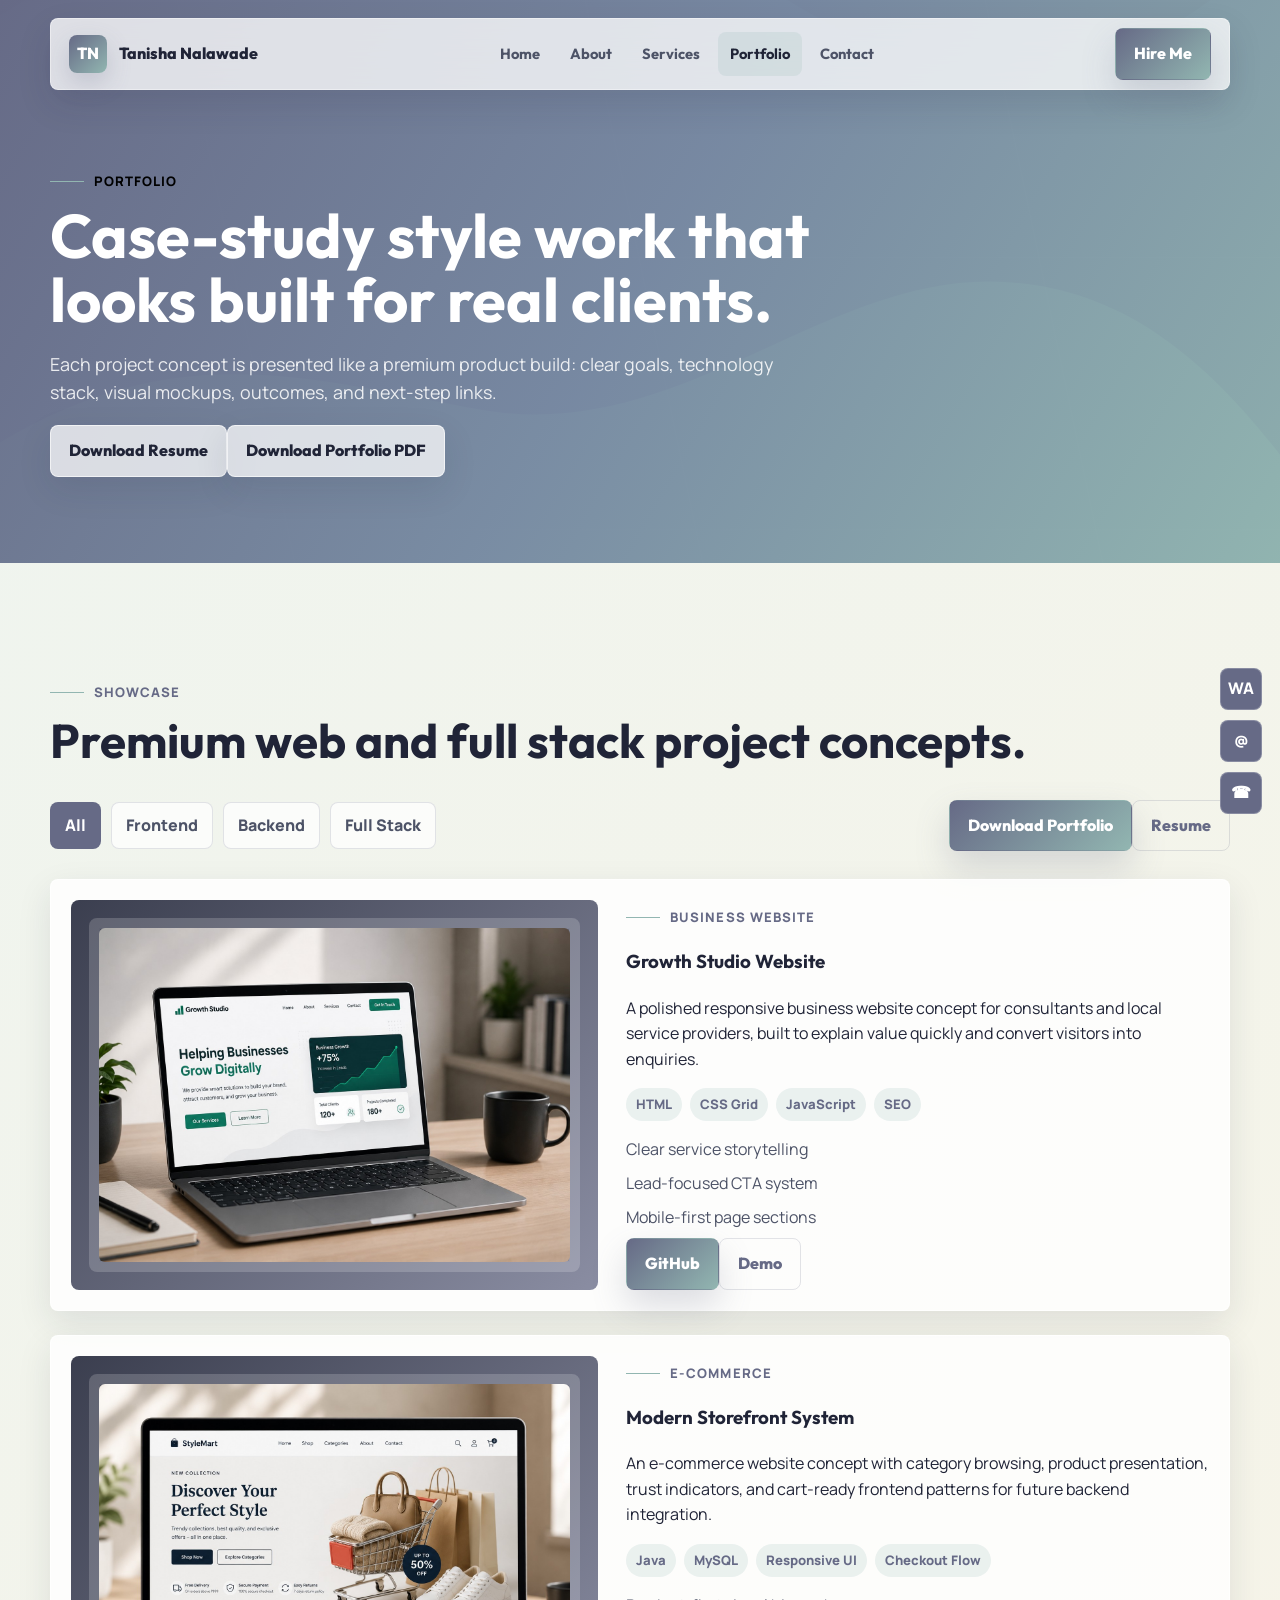
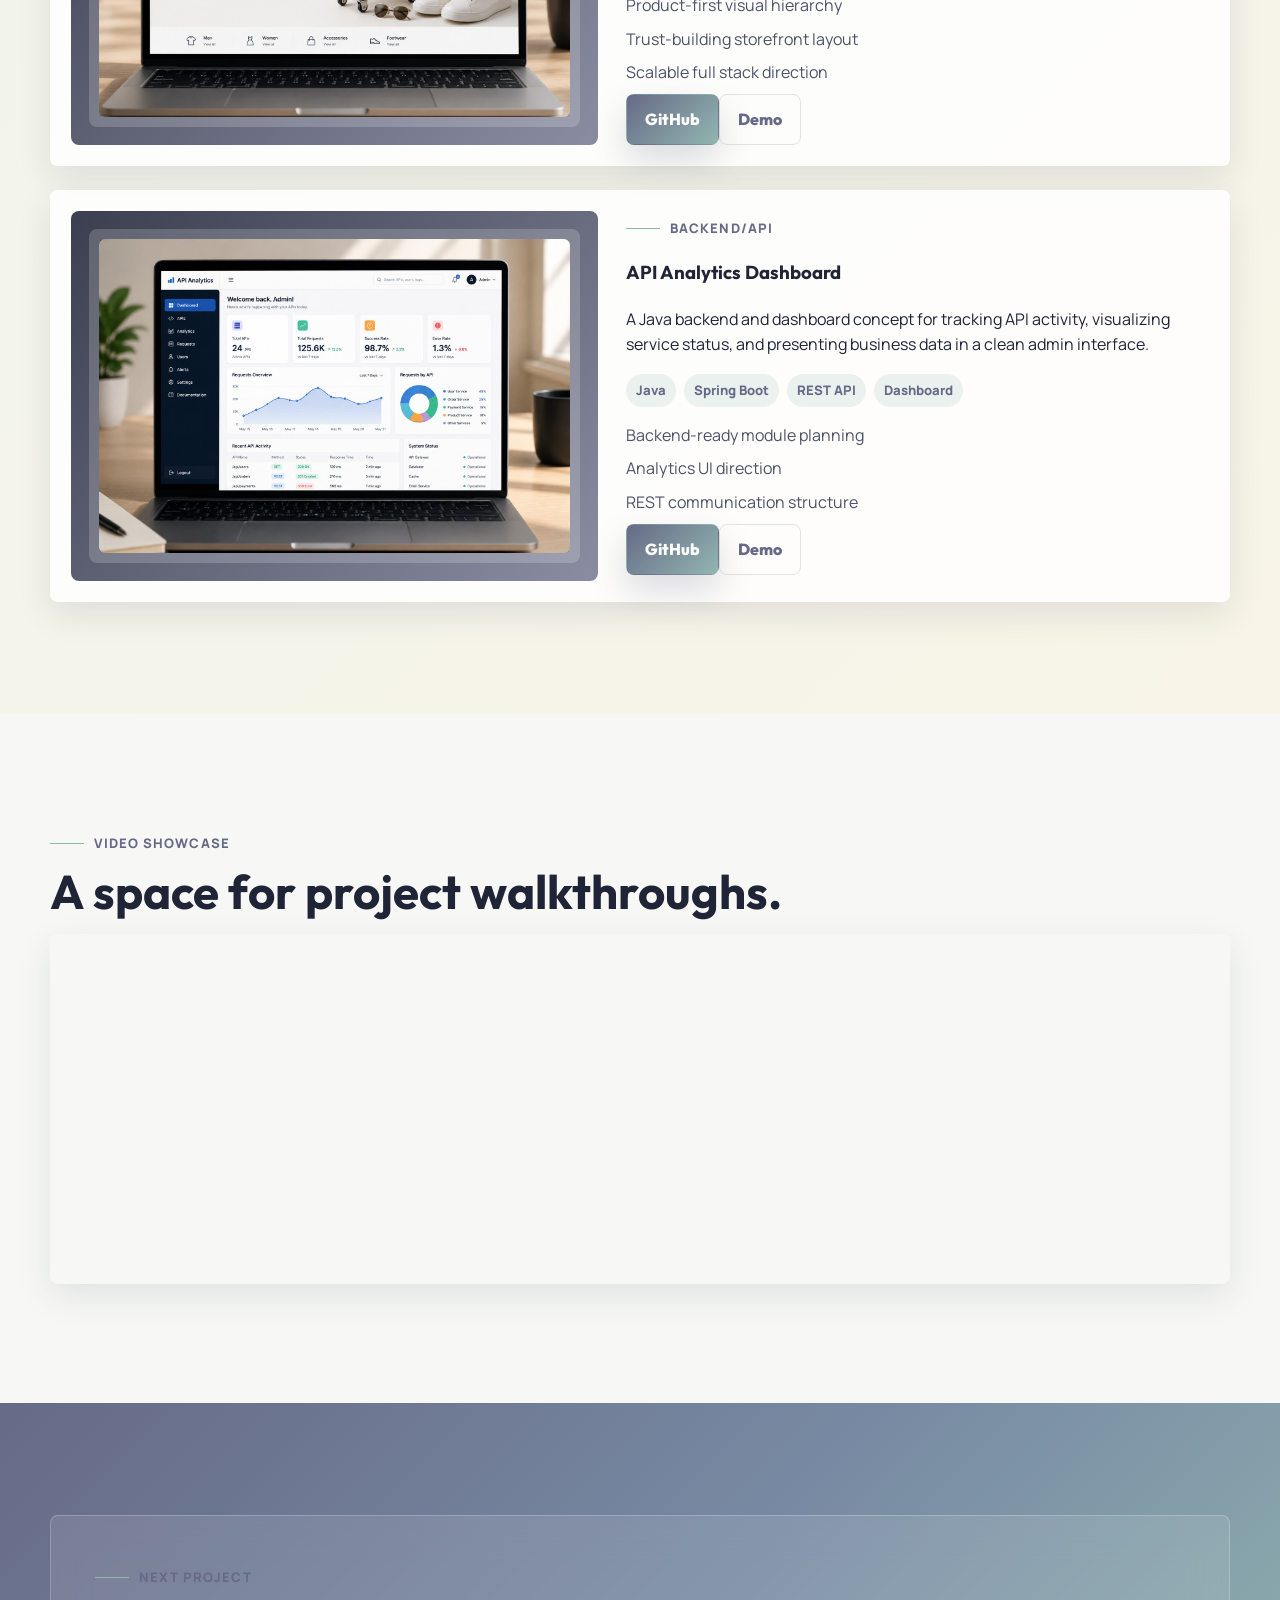
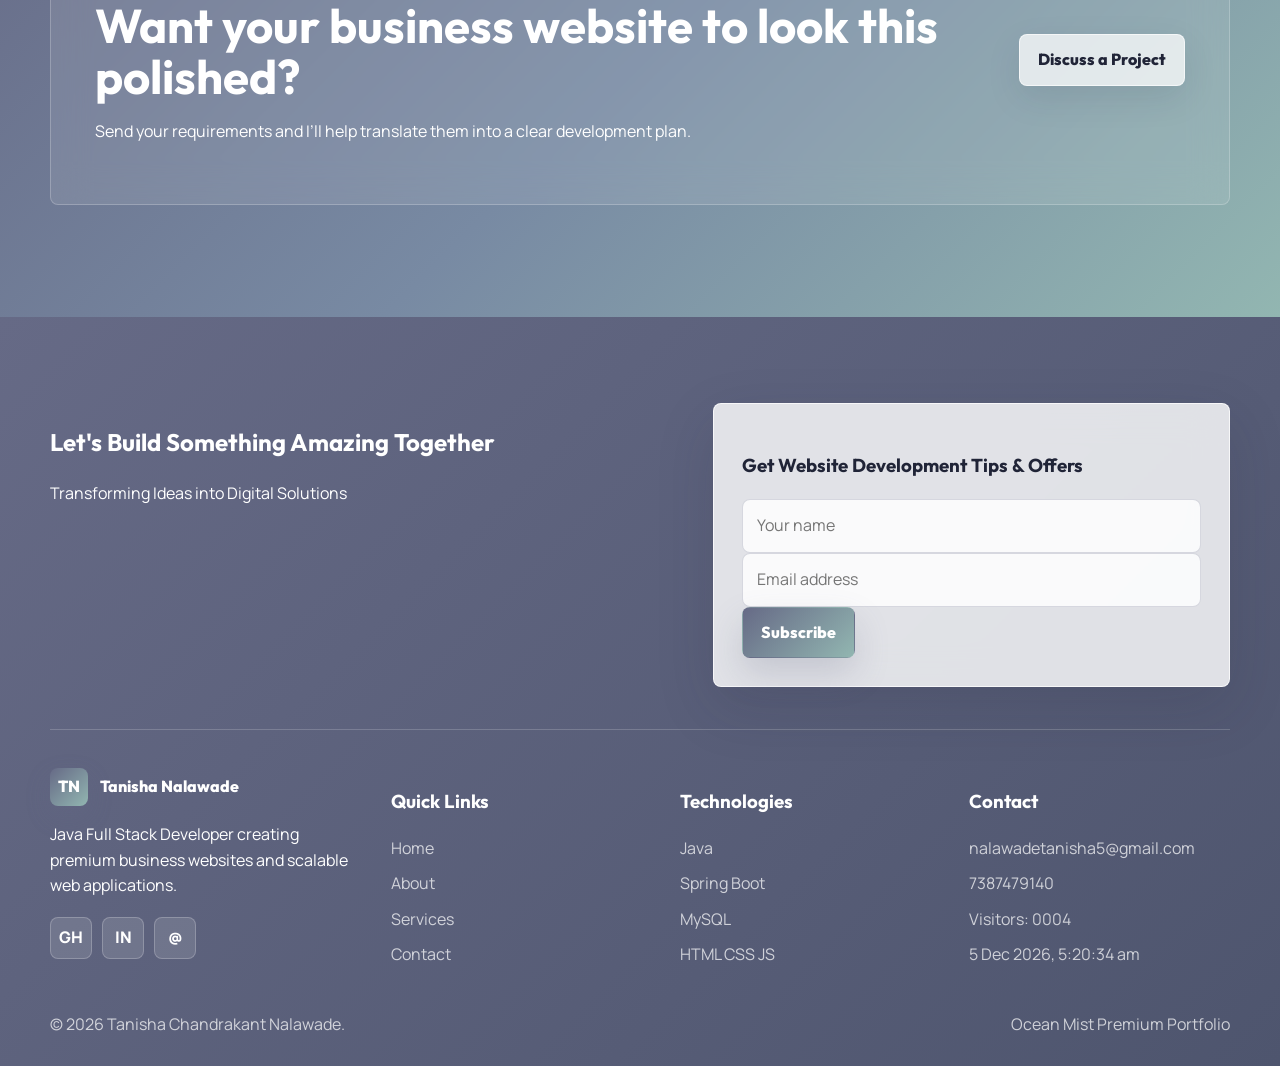
<file: portfolio.html>
<!DOCTYPE html>
<html lang="en">
<head>
  <meta charset="UTF-8">
  <meta name="viewport" content="width=device-width , initial-scales=1.0">
  <title>Portfolio | Tanisha Nalawade Java Full Stack Projects</title>
  <meta name="description" content="Premium project showcase by Tanisha Nalawade featuring business websites, e-commerce UI, Java API dashboards, and full stack web application concepts.">
  <meta name="keywords" content="Tanisha Nalawade portfolio, Java full stack projects, web development projects, REST API projects">
  <meta property="og:title" content="Tanisha Nalawade Portfolio">
  <meta property="og:description" content="Case-study style portfolio for web development and Java full stack projects.">
  <meta property="og:type" content="website">
  <link rel="icon" href="images/favicon.svg" type="image/svg+xml">
  <link rel="stylesheet" href="css/style.css">
</head>
<body>
  <div class="loader"><div class="loader-mark">TN</div></div>
  <header class="site-header"><nav class="nav"><a class="brand" href="index.html"><span class="brand-mark">TN</span><span>Tanisha Nalawade</span></a><button class="menu-toggle" aria-label="Open menu">☰</button><div class="nav-links"><a href="index.html">Home</a><a href="about.html">About</a><a href="services.html">Services</a><a class="active" href="portfolio.html">Portfolio</a><a href="contact.html">Contact</a></div><a class="btn btn-primary nav-cta" href="contact.html">Hire Me</a></nav></header>

  <main>
    <section class="page-hero"><div class="container"><span class="section-label" style="color:black">Portfolio</span><h1>Case-study style work that looks built for real clients.</h1><p>Each project concept is presented like a premium product build: clear goals, technology stack, visual mockups, outcomes, and next-step links.</p><div class="button-row"><a class="btn btn-secondary" href="documents/Tanisha_Resume.pdf" download>Download Resume</a><a class="btn btn-secondary" href="documents/Tanisha_Portfolio.pdf" download>Download Portfolio PDF</a></div></div></section>

    <section class="section portfolio-section">
      <div class="container reveal">
        <span class="section-label">Showcase</span>
        <h2 class="section-heading">Premium web and full stack project concepts.</h2>
        <div class="portfolio-toolbar">
          <div class="filter-buttons" aria-label="Project filters">
            <button class="filter-btn active" data-filter="all">All</button>
            <button class="filter-btn" data-filter="frontend">Frontend</button>
            <button class="filter-btn" data-filter="backend">Backend</button>
            <button class="filter-btn" data-filter="fullstack">Full Stack</button>
          </div>
          <div class="button-row"><a class="btn btn-primary" href="documents/Tanisha_Portfolio.pdf" download>Download Portfolio</a><a class="btn btn-ghost" href="documents/Tanisha_Resume.pdf" download>Resume</a></div>
        </div>

        <!--<div class="download-panel">
          <div>
            <span class="section-label">Portfolio Kit</span>
            <h3>Download the Ocean Mist project portfolio PDF</h3>
            <p>A client-ready portfolio based on this page, including services, case studies, delivery process, technologies, and contact details.</p>
          </div>
          <div class="button-row">
            <a class="btn btn-primary" href="documents/Tanisha_Portfolio.pdf" download>Download Portfolio PDF</a>
            <a class="btn btn-secondary" href="documents/Tanisha_Resume.pdf" download>Download Resume</a>
          </div>
        </div>-->

        <div class="case-grid">
          <article class="case-card" data-category="frontend">
            <div class="mockup"><div class="mockup-screen"><img src="images/projects/growth-studio.jpg" alt="Growth Studio business website preview"></div></div>
            <div><span class="section-label">Business Website</span><h3>Growth Studio Website</h3><p>A polished responsive business website concept for consultants and local service providers, built to explain value quickly and convert visitors into enquiries.</p><div class="badge-row"><span class="badge">HTML</span><span class="badge">CSS Grid</span><span class="badge">JavaScript</span><span class="badge">SEO</span></div><ul class="project-outcomes"><li>Clear service storytelling</li><li>Lead-focused CTA system</li><li>Mobile-first page sections</li></ul><div class="button-row"><a class="btn btn-primary" href="https://github.com/Tanisha804">GitHub</a><a class="btn btn-ghost" href="contact.html">Demo</a></div></div>
          </article>

          <article class="case-card" data-category="fullstack">
            <div class="mockup"><div class="mockup-screen"><img src="images/projects/ecommerce-store.jpg" alt="Modern Storefront System preview"></div></div>
            <div><span class="section-label">E-Commerce</span><h3>Modern Storefront System</h3><p>An e-commerce website concept with category browsing, product presentation, trust indicators, and cart-ready frontend patterns for future backend integration.</p><div class="badge-row"><span class="badge">Java</span><span class="badge">MySQL</span><span class="badge">Responsive UI</span><span class="badge">Checkout Flow</span></div><ul class="project-outcomes"><li>Product-first visual hierarchy</li><li>Trust-building storefront layout</li><li>Scalable full stack direction</li></ul><div class="button-row"><a class="btn btn-primary" href="https://github.com/Tanisha804">GitHub</a><a class="btn btn-ghost" href="ecommerce-demo.html">Demo</a></div></div>
          </article>

          <article class="case-card" data-category="backend">
            <div class="mockup"><div class="mockup-screen"><img src="images/projects/api-dashboard.jpg" alt="API Analytics Dashboard preview"></div></div>
            <div><span class="section-label">Backend/API</span><h3>API Analytics Dashboard</h3><p>A Java backend and dashboard concept for tracking API activity, visualizing service status, and presenting business data in a clean admin interface.</p><div class="badge-row"><span class="badge">Java</span><span class="badge">Spring Boot</span><span class="badge">REST API</span><span class="badge">Dashboard</span></div><ul class="project-outcomes"><li>Backend-ready module planning</li><li>Analytics UI direction</li><li>REST communication structure</li></ul><div class="button-row"><a class="btn btn-primary" href="https://github.com/Tanisha804">GitHub</a><a class="btn btn-ghost" href="contact.html">Demo</a></div></div>
          </article>
        </div>
      </div>
    </section>

    <section class="section split-band">
      <div class="container reveal">
        <span class="section-label">Video Showcase</span>
        <h2 class="section-heading">A space for project walkthroughs.</h2>
        <iframe class="video-frame" src="https://www.youtube.com/embed/sJGVcb5fn2c?si=-YZVCunxlI6fUDAZ" title="YouTube video player" frameborder="0" allow="accelerometer; autoplay; clipboard-write; encrypted-media; gyroscope; picture-in-picture; web-share" referrerpolicy="strict-origin-when-cross-origin" allowfullscreen></iframe>
      </div>
    </section>

    <section class="section cta-band"><div class="container cta-panel reveal"><div><span class="section-label">Next Project</span><h2 class="section-heading">Want your business website to look this polished?</h2><p>Send your requirements and I’ll help translate them into a clear development plan.</p></div><a class="btn btn-secondary" href="contact.html">Discuss a Project</a></div></section>
  </main>

  <footer class="site-footer"><div class="container"><div class="footer-top"><div><h2>Let's Build Something Amazing Together</h2><p>Transforming Ideas into Digital Solutions</p></div><form class="newsletter-card" action="https://formsubmit.co/nalawadetanisha5@gmail.com" method="POST"><h3>Get Website Development Tips & Offers</h3><input type="hidden" name="_subject" value="New newsletter subscriber from portfolio"><input type="hidden" name="_captcha" value="false"><input type="hidden" name="_template" value="box"><input type="hidden" name="_next" value="http://127.0.0.1:5500/portfolio.html"><input name="name" type="text" placeholder="Your name" required><input name="email" type="email" placeholder="Email address" required><button class="btn btn-primary" type="submit">Subscribe</button><div class="success-message">Thanks for subscribing. Your details will be sent to Tanisha.</div></form></div><div class="footer-grid"><div><a class="brand" href="index.html"><span class="brand-mark">TN</span><span>Tanisha Nalawade</span></a><p>Java Full Stack Developer creating premium business websites and scalable web applications.</p><div class="social-row"><a href="https://github.com/Tanisha804">GH</a><a href="https://www.linkedin.com/in/tanisha-nalawade">IN</a><a href="mailto:nalawadetanisha5@gmail.com">@</a></div></div><div><h3>Quick Links</h3><ul class="footer-list"><li><a href="index.html">Home</a></li><li><a href="about.html">About</a></li><li><a href="services.html">Services</a></li><li><a href="contact.html">Contact</a></li></ul></div><div><h3>Technologies</h3><ul class="footer-list"><li>Java</li><li>Spring Boot</li><li>MySQL</li><li>HTML CSS JS</li></ul></div><div><h3>Contact</h3><ul class="footer-list"><li><a href="mailto:nalawadetanisha5@gmail.com">nalawadetanisha5@gmail.com</a></li><li><a href="tel:+917387479140">7387479140</a></li><li>Visitors: <span data-visitors>0000</span></li><li><span data-live-time></span></li></ul></div></div><div class="footer-bottom"><span>© 2026 Tanisha Chandrakant Nalawade.</span><span>Ocean Mist Premium Portfolio</span></div></div></footer>
  <div class="floating-contact"><a href="https://wa.me/917387479140">WA</a><a href="mailto:nalawadetanisha5@gmail.com">@</a><a href="tel:+917387479140">☎</a></div><button class="back-top" aria-label="Back to top">↑</button>
  <div class="modal"><div class="modal-panel"><div class="modal-head"><h2>Request Free Consultation</h2><button class="icon-button" data-close-modal>×</button></div><form data-lead-form="consultation" class="form-grid"><div class="field"><label>Name</label><input name="name" type="text"><span class="error" data-error="name"></span></div><div class="field"><label>Email</label><input name="email" type="email"><span class="error" data-error="email"></span></div><div class="field"><label>Mobile</label><input name="mobile" type="tel"><span class="error" data-error="mobile"></span></div><div class="field"><label>Business Type</label><input name="businessType" type="text"></div><div class="field full"><button class="btn btn-primary" type="submit">Send Request</button><div class="success-message">Your consultation request has been saved.</div></div></form></div></div>
  <script src="js/script.js"></script>
</body>
</html>
</file>
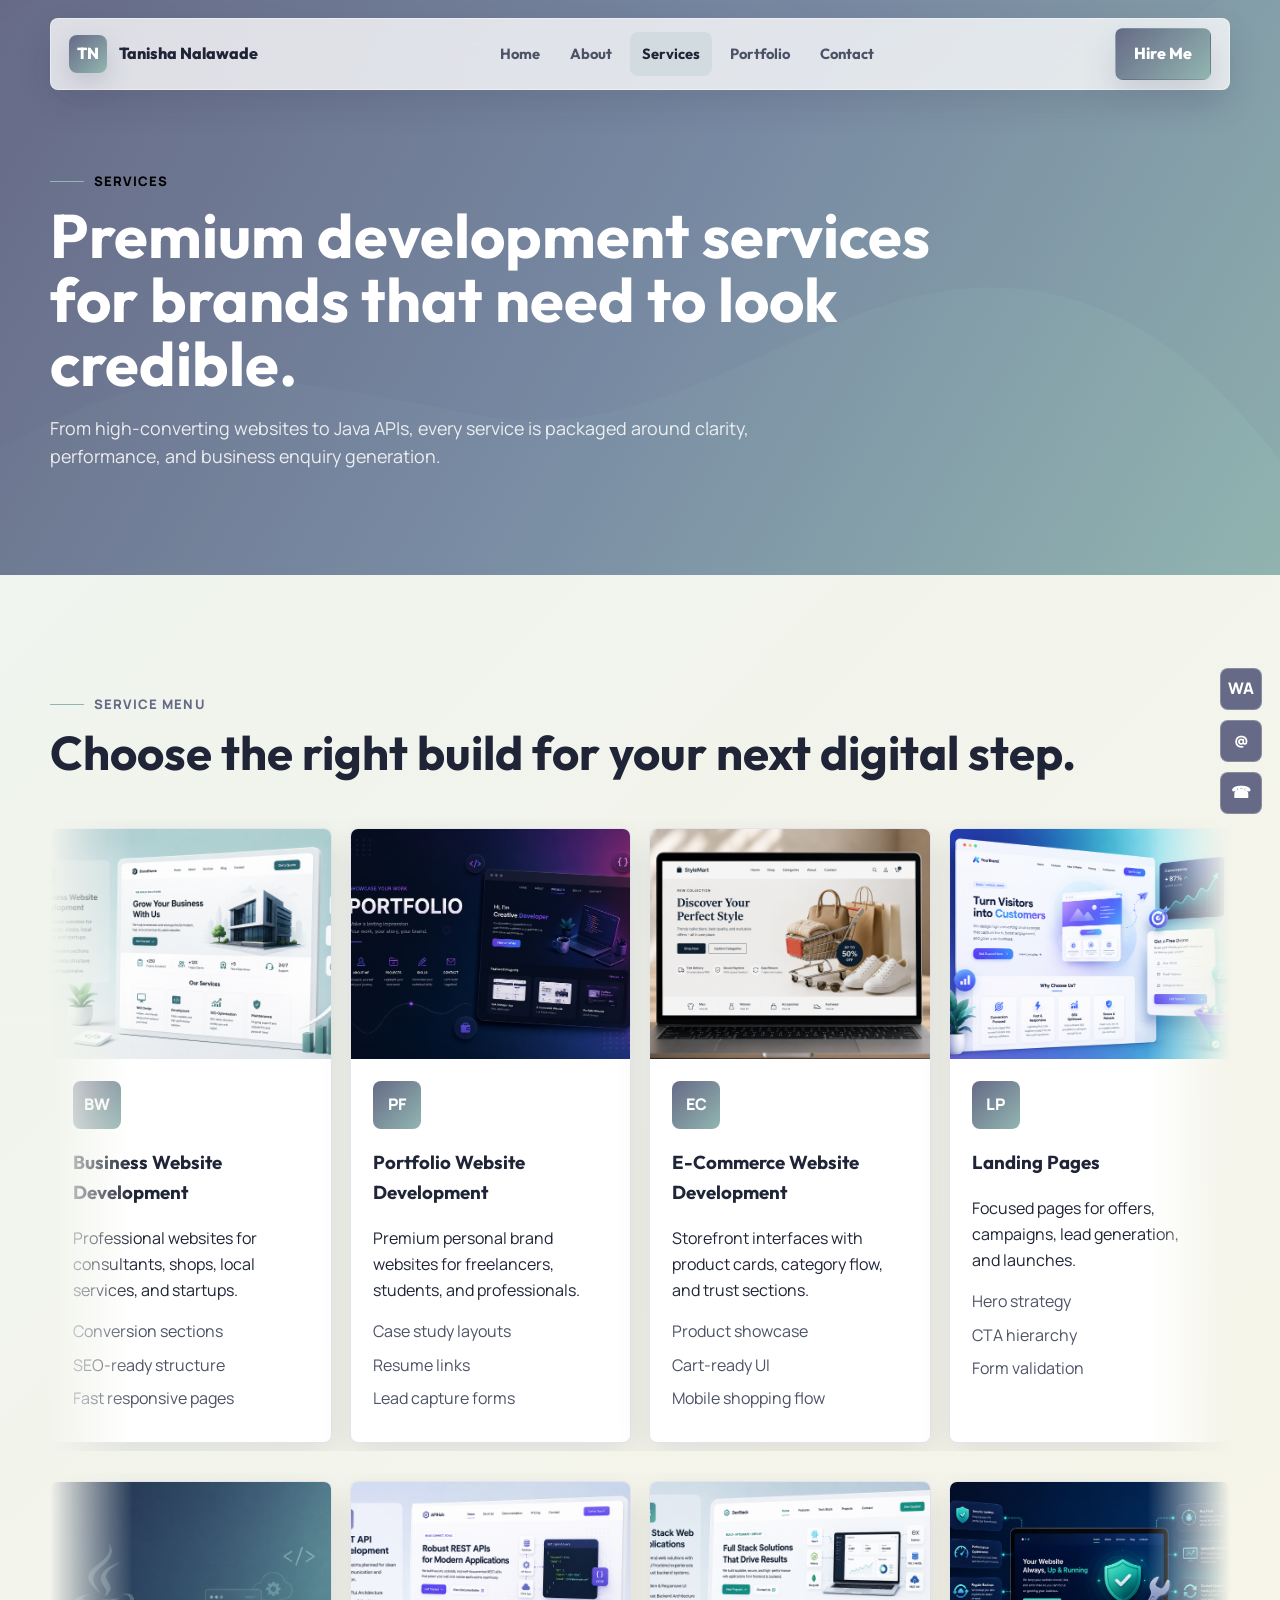
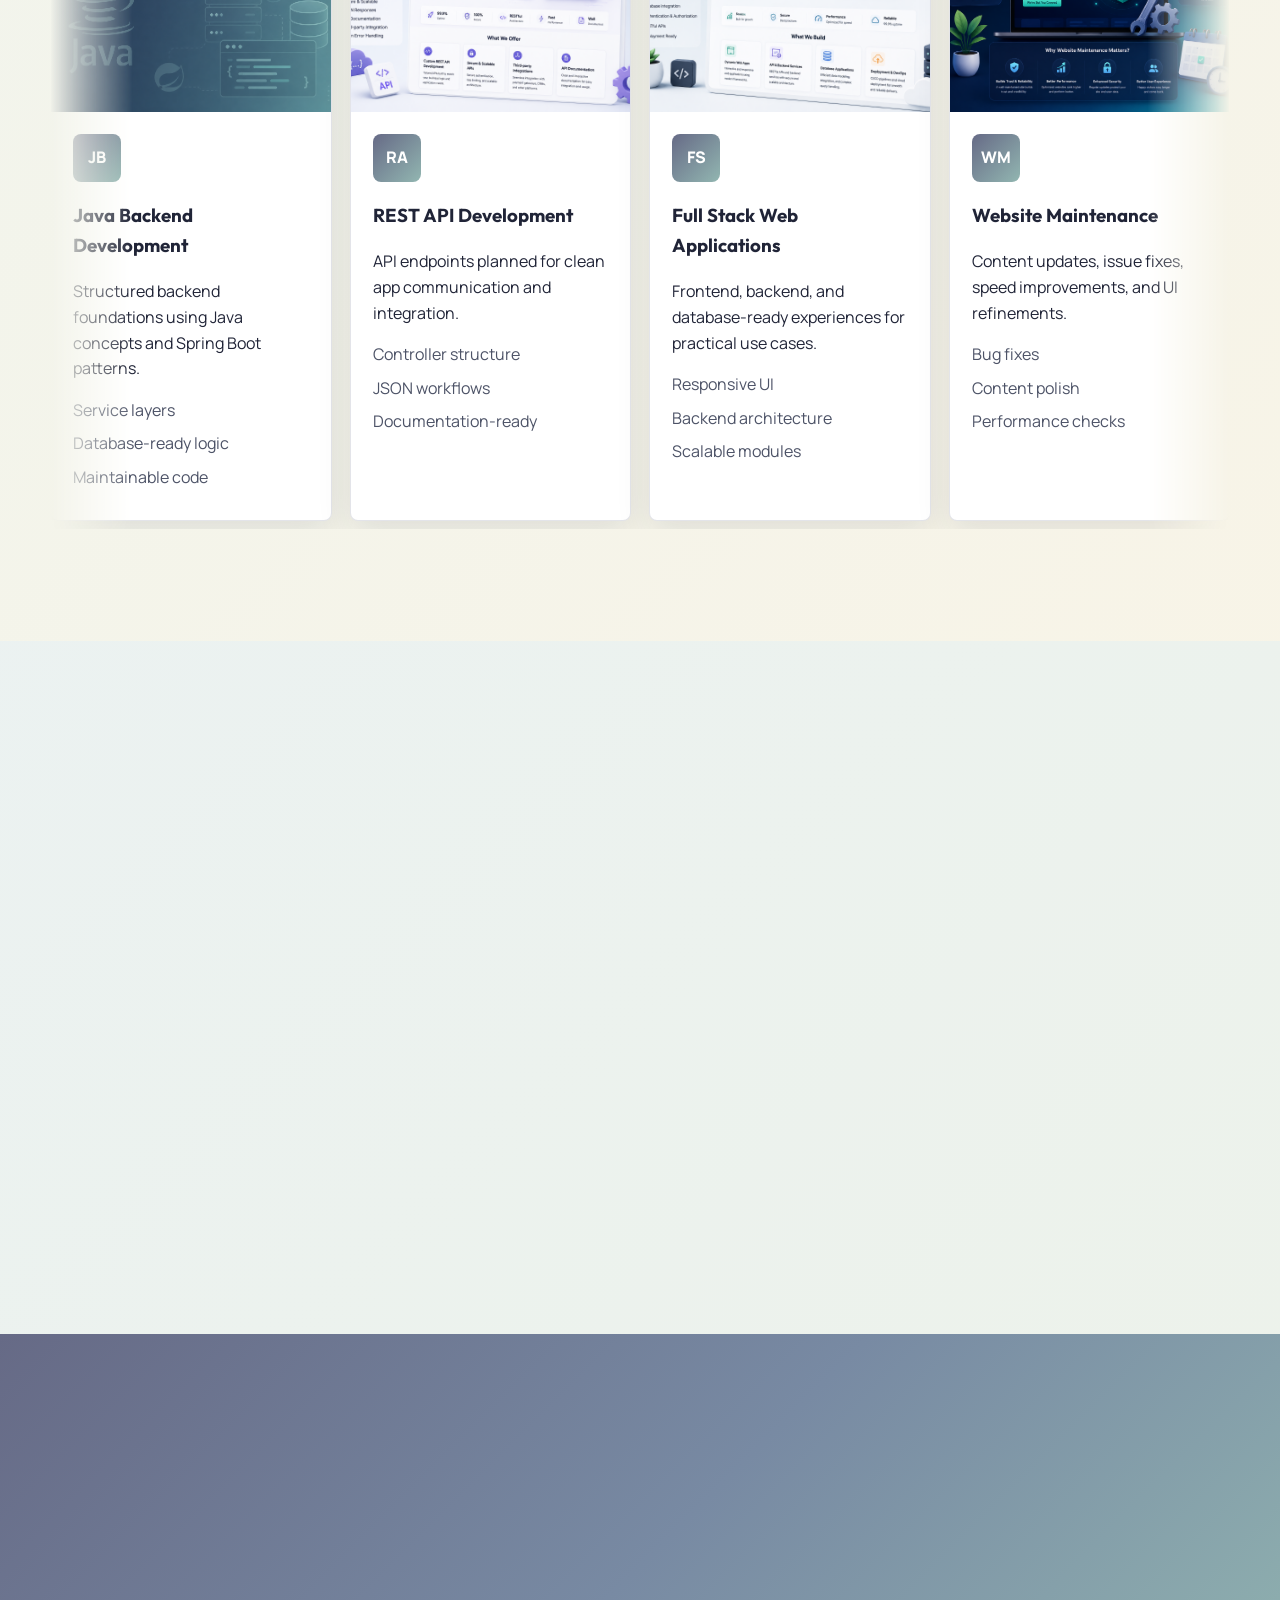
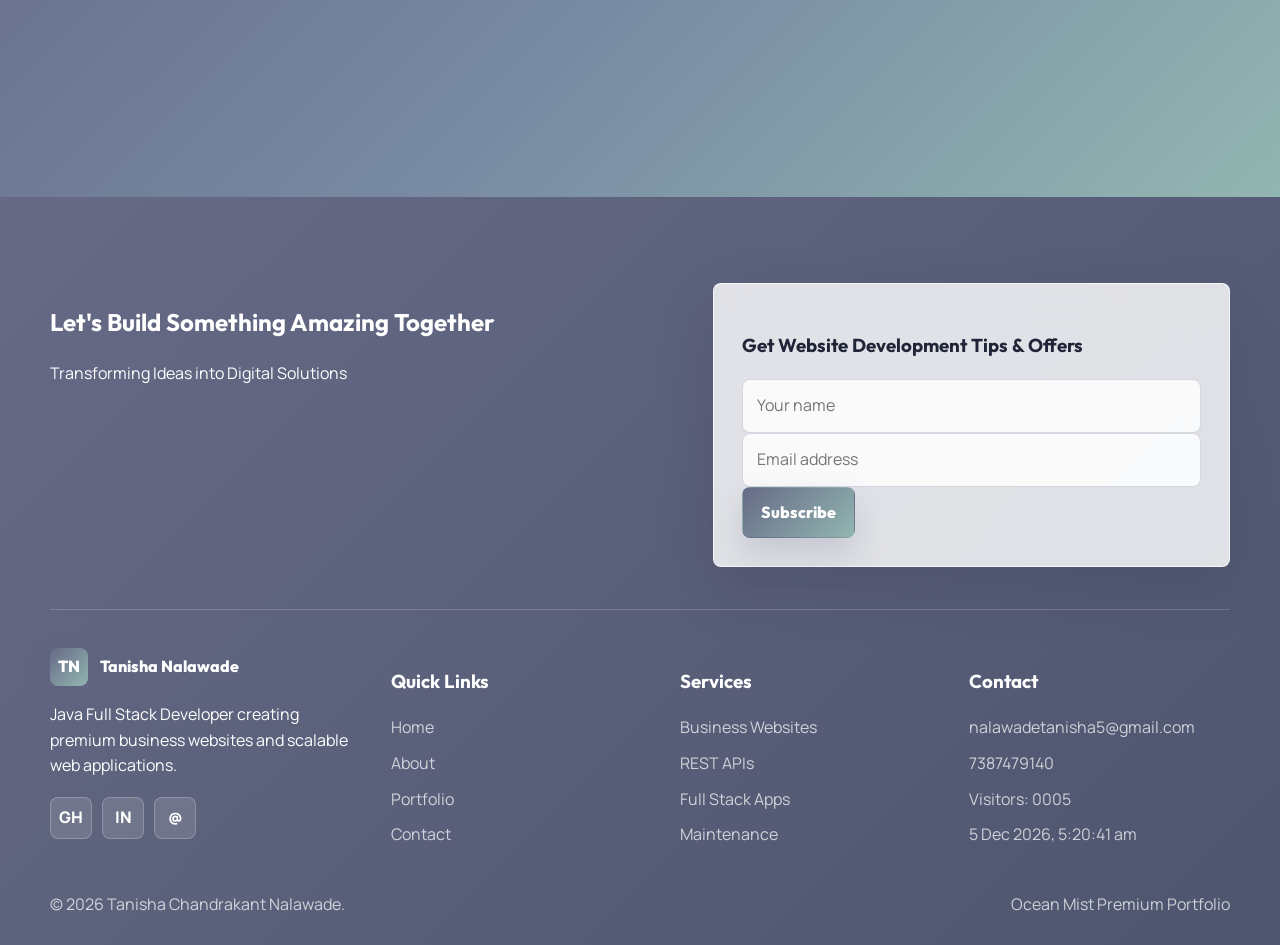
<file: services.html>
<!DOCTYPE html>
<html lang="en">
<head>
  <meta charset="UTF-8">
  <meta name="viewport" content="width=device-width, initial-scale=1.0">
  <title>Services | Business Websites, Java Backend & Full Stack Apps</title>
  <meta name="description" content="Freelance services by Tanisha Nalawade: business websites, portfolio websites, e-commerce websites, landing pages, Java backend, REST APIs, full stack apps, and maintenance.">
  <meta name="keywords" content="website development services, Java backend development, REST API development, portfolio website developer, e-commerce website">
  <meta property="og:title" content="Freelance Web Development Services">
  <meta property="og:description" content="Premium services for business websites, full stack applications, Java backend development, and website maintenance.">
  <meta property="og:type" content="website">
  <link rel="icon" href="images/favicon.svg" type="image/svg+xml">
  <link rel="stylesheet" href="css/style.css">
</head>
<body>
  <div class="loader"><div class="loader-mark">TN</div></div>
  <header class="site-header"><nav class="nav"><a class="brand" href="index.html"><span class="brand-mark">TN</span><span>Tanisha Nalawade</span></a><button class="menu-toggle" aria-label="Open menu">☰</button><div class="nav-links"><a href="index.html">Home</a><a href="about.html">About</a><a class="active" href="services.html">Services</a><a href="portfolio.html">Portfolio</a><a href="contact.html">Contact</a></div><a class="btn btn-primary nav-cta" href="contact.html">Hire Me</a></nav></header>

  <main>
    <section class="page-hero"><div class="container"><span class="section-label" style="color:black">Services</span><h1>Premium development services for brands that need to look credible.</h1><p>From high-converting websites to Java APIs, every service is packaged around clarity, performance, and business enquiry generation.</p></div></section>

    <section class="section services-preview">
      <div class="container reveal">
        <span class="section-label">Service Menu</span>
        <h2 class="section-heading">Choose the right build for your next digital step.</h2>
        <div class="service-train" data-service-train>
          <div class="service-train-row">
            <div class="service-train-track service-train-track-right">
              <div class="service-train-set">
                <article class="service-card"><div class="service-image"><img src="images/services/business.png" alt="Business Website Development preview"></div><div class="service-content"><div class="service-icon">BW</div><h3>Business Website Development</h3><p>Professional websites for consultants, shops, local services, and startups.</p><ul><li>Conversion sections</li><li>SEO-ready structure</li><li>Fast responsive pages</li></ul></div></article>
                <article class="service-card"><div class="service-image"><img src="images/services/portfolio.png" alt="Portfolio Website Development preview"></div><div class="service-content"><div class="service-icon">PF</div><h3>Portfolio Website Development</h3><p>Premium personal brand websites for freelancers, students, and professionals.</p><ul><li>Case study layouts</li><li>Resume links</li><li>Lead capture forms</li></ul></div></article>
                <article class="service-card"><div class="service-image"><img src="images/services/ecommerce-store.png" alt="E-Commerce Website Development preview"></div><div class="service-content"><div class="service-icon">EC</div><h3>E-Commerce Website Development</h3><p>Storefront interfaces with product cards, category flow, and trust sections.</p><ul><li>Product showcase</li><li>Cart-ready UI</li><li>Mobile shopping flow</li></ul></div></article>
                <article class="service-card"><div class="service-image"><img src="images/services/landing.png" alt="Landing Pages preview"></div><div class="service-content"><div class="service-icon">LP</div><h3>Landing Pages</h3><p>Focused pages for offers, campaigns, lead generation, and launches.</p><ul><li>Hero strategy</li><li>CTA hierarchy</li><li>Form validation</li></ul></div></article>
              </div>
              <div class="service-train-set" aria-hidden="true">
                <article class="service-card"><div class="service-image"><img src="images/services/business.png" alt=""></div><div class="service-content"><div class="service-icon">BW</div><h3>Business Website Development</h3><p>Professional websites for consultants, shops, local services, and startups.</p><ul><li>Conversion sections</li><li>SEO-ready structure</li><li>Fast responsive pages</li></ul></div></article>
                <article class="service-card"><div class="service-image"><img src="images/services/portfolio.png" alt=""></div><div class="service-content"><div class="service-icon">PF</div><h3>Portfolio Website Development</h3><p>Premium personal brand websites for freelancers, students, and professionals.</p><ul><li>Case study layouts</li><li>Resume links</li><li>Lead capture forms</li></ul></div></article>
                <article class="service-card"><div class="service-image"><img src="images/services/ecommerce-store.png" alt=""></div><div class="service-content"><div class="service-icon">EC</div><h3>E-Commerce Website Development</h3><p>Storefront interfaces with product cards, category flow, and trust sections.</p><ul><li>Product showcase</li><li>Cart-ready UI</li><li>Mobile shopping flow</li></ul></div></article>
                <article class="service-card"><div class="service-image"><img src="images/services/landing.png" alt=""></div><div class="service-content"><div class="service-icon">LP</div><h3>Landing Pages</h3><p>Focused pages for offers, campaigns, lead generation, and launches.</p><ul><li>Hero strategy</li><li>CTA hierarchy</li><li>Form validation</li></ul></div></article>
              </div>
            </div>
          </div>

          <div class="service-train-row">
            <div class="service-train-track service-train-track-left">
              <div class="service-train-set">
                <article class="service-card"><div class="service-image"><img src="images/services/java.png" alt="Java Backend Development preview"></div><div class="service-content"><div class="service-icon">JB</div><h3>Java Backend Development</h3><p>Structured backend foundations using Java concepts and Spring Boot patterns.</p><ul><li>Service layers</li><li>Database-ready logic</li><li>Maintainable code</li></ul></div></article>
                <article class="service-card"><div class="service-image"><img src="images/services/rest.png" alt="REST API Development preview"></div><div class="service-content"><div class="service-icon">RA</div><h3>REST API Development</h3><p>API endpoints planned for clean app communication and integration.</p><ul><li>Controller structure</li><li>JSON workflows</li><li>Documentation-ready</li></ul></div></article>
                <article class="service-card"><div class="service-image"><img src="images/services/fullstack.png" alt="Full Stack Web Applications preview"></div><div class="service-content"><div class="service-icon">FS</div><h3>Full Stack Web Applications</h3><p>Frontend, backend, and database-ready experiences for practical use cases.</p><ul><li>Responsive UI</li><li>Backend architecture</li><li>Scalable modules</li></ul></div></article>
                <article class="service-card"><div class="service-image"><img src="images/services/maintenance.png" alt="Website Maintenance preview"></div><div class="service-content"><div class="service-icon">WM</div><h3>Website Maintenance</h3><p>Content updates, issue fixes, speed improvements, and UI refinements.</p><ul><li>Bug fixes</li><li>Content polish</li><li>Performance checks</li></ul></div></article>
              </div>
              <div class="service-train-set" aria-hidden="true">
                <article class="service-card"><div class="service-image"><img src="images/services/java.png" alt=""></div><div class="service-content"><div class="service-icon">JB</div><h3>Java Backend Development</h3><p>Structured backend foundations using Java concepts and Spring Boot patterns.</p><ul><li>Service layers</li><li>Database-ready logic</li><li>Maintainable code</li></ul></div></article>
                <article class="service-card"><div class="service-image"><img src="images/services/rest.png" alt=""></div><div class="service-content"><div class="service-icon">RA</div><h3>REST API Development</h3><p>API endpoints planned for clean app communication and integration.</p><ul><li>Controller structure</li><li>JSON workflows</li><li>Documentation-ready</li></ul></div></article>
                <article class="service-card"><div class="service-image"><img src="images/services/fullstack.png" alt=""></div><div class="service-content"><div class="service-icon">FS</div><h3>Full Stack Web Applications</h3><p>Frontend, backend, and database-ready experiences for practical use cases.</p><ul><li>Responsive UI</li><li>Backend architecture</li><li>Scalable modules</li></ul></div></article>
                <article class="service-card"><div class="service-image"><img src="images/services/maintenance.png" alt=""></div><div class="service-content"><div class="service-icon">WM</div><h3>Website Maintenance</h3><p>Content updates, issue fixes, speed improvements, and UI refinements.</p><ul><li>Bug fixes</li><li>Content polish</li><li>Performance checks</li></ul></div></article>
              </div>
            </div>
          </div>
        </div>
      </div>
    </section>

    <section class="section choose-section"><div class="container choose-layout reveal"><div><span class="section-label">Delivery Quality</span><h2 class="section-heading">Service delivery that feels calm and professional.</h2><p class="section-copy">Every engagement starts with scope clarity and ends with a clean handover, so clients know exactly what they received and how to move forward.</p></div><div class="choose-list"><div class="choose-item"><span class="check">✓</span><div><h3>Transparent Scope</h3><p>Pages, features, revisions, and timelines are defined early.</p></div></div><div class="choose-item"><span class="check">✓</span><div><h3>Responsive QA</h3><p>Layouts are checked across phone, tablet, laptop, and desktop sizes.</p></div></div><div class="choose-item"><span class="check">✓</span><div><h3>Conversion Focus</h3><p>Sections are designed to build trust and generate enquiries.</p></div></div></div></div></section>

    <section class="section cta-band"><div class="container cta-panel reveal"><div><span class="section-label" style="color:black">Free Consultation</span><h2 class="section-heading">Not sure which service you need?</h2><p>Share your business type and goals. I’ll help you identify the right starting point.</p></div><button class="btn btn-secondary" data-open-consultation>Request Free Consultation</button></div></section>
  </main>

  <footer class="site-footer"><div class="container"><div class="footer-top"><div><h2>Let's Build Something Amazing Together</h2><p>Transforming Ideas into Digital Solutions</p></div><form class="newsletter-card" data-newsletter><h3>Get Website Development Tips & Offers</h3><input name="name" type="text" placeholder="Your name" required><input name="email" type="email" placeholder="Email address" required><button class="btn btn-primary" type="submit">Subscribe</button><div class="success-message">Thanks for subscribing.</div></form></div><div class="footer-grid"><div><a class="brand" href="index.html"><span class="brand-mark">TN</span><span>Tanisha Nalawade</span></a><p>Java Full Stack Developer creating premium business websites and scalable web applications.</p><div class="social-row"><a href="https://github.com/Tanisha804">GH</a><a href="https://www.linkedin.com/in/tanisha-nalawade">IN</a><a href="mailto:nalawadetanisha5@gmail.com">@</a></div></div><div><h3>Quick Links</h3><ul class="footer-list"><li><a href="index.html">Home</a></li><li><a href="about.html">About</a></li><li><a href="portfolio.html">Portfolio</a></li><li><a href="contact.html">Contact</a></li></ul></div><div><h3>Services</h3><ul class="footer-list"><li>Business Websites</li><li>REST APIs</li><li>Full Stack Apps</li><li>Maintenance</li></ul></div><div><h3>Contact</h3><ul class="footer-list"><li><a href="mailto:nalawadetanisha5@gmail.com">nalawadetanisha5@gmail.com</a></li><li><a href="tel:+917387479140">7387479140</a></li><li>Visitors: <span data-visitors>0000</span></li><li><span data-live-time></span></li></ul></div></div><div class="footer-bottom"><span>© 2026 Tanisha Chandrakant Nalawade.</span><span>Ocean Mist Premium Portfolio</span></div></div></footer>
  <div class="floating-contact"><a href="https://wa.me/917387479140">WA</a><a href="mailto:nalawadetanisha5@gmail.com">@</a><a href="tel:+917387479140">☎</a></div><button class="back-top" aria-label="Back to top">↑</button>
  <div class="modal"><div class="modal-panel"><div class="modal-head"><h2>Request Free Consultation</h2><button class="icon-button" data-close-modal>×</button></div><form data-lead-form="consultation" class="form-grid"><div class="field"><label>Name</label><input name="name" type="text"><span class="error" data-error="name"></span></div><div class="field"><label>Email</label><input name="email" type="email"><span class="error" data-error="email"></span></div><div class="field"><label>Mobile</label><input name="mobile" type="tel"><span class="error" data-error="mobile"></span></div><div class="field"><label>Business Type</label><input name="businessType" type="text"></div><div class="field full"><button class="btn btn-primary" type="submit">Send Request</button><div class="success-message">Your consultation request has been saved.</div></div></form></div></div>
  <script src="js/script.js"></script>
</body>
</html>
</file>
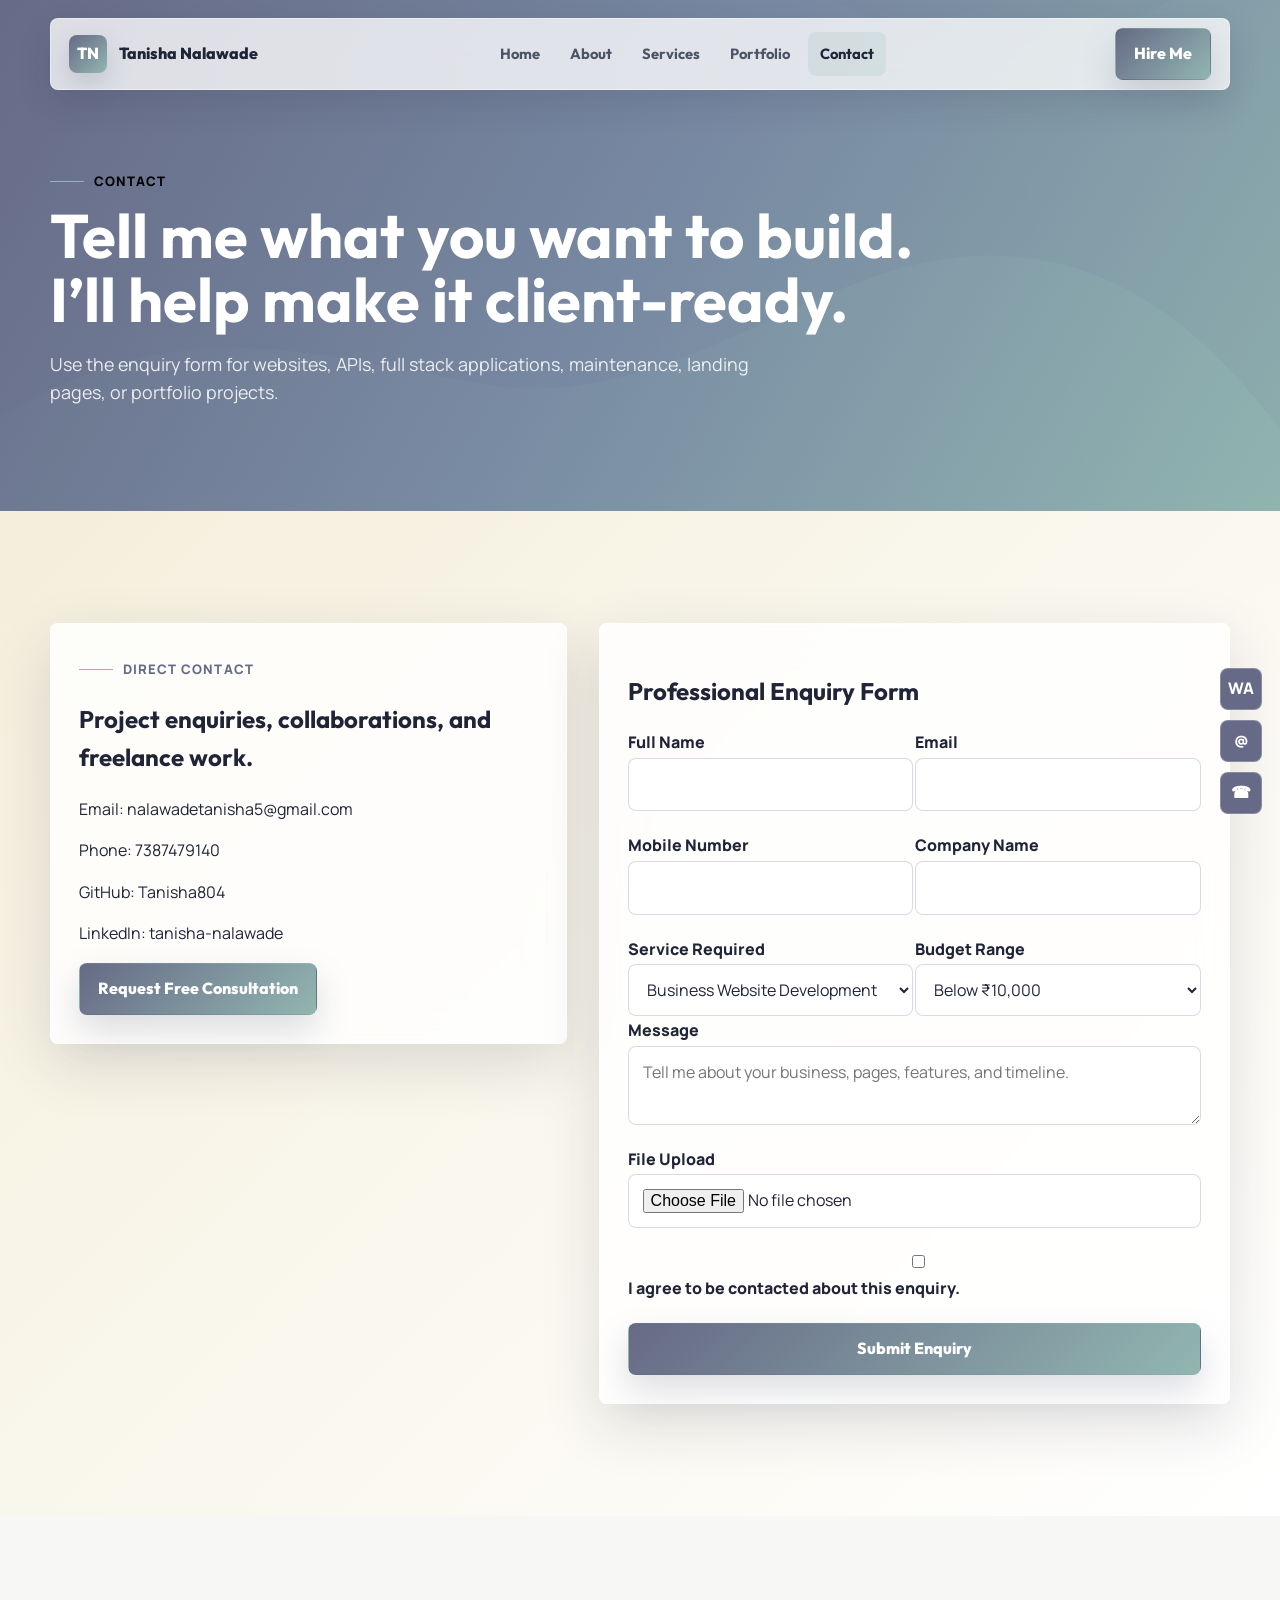
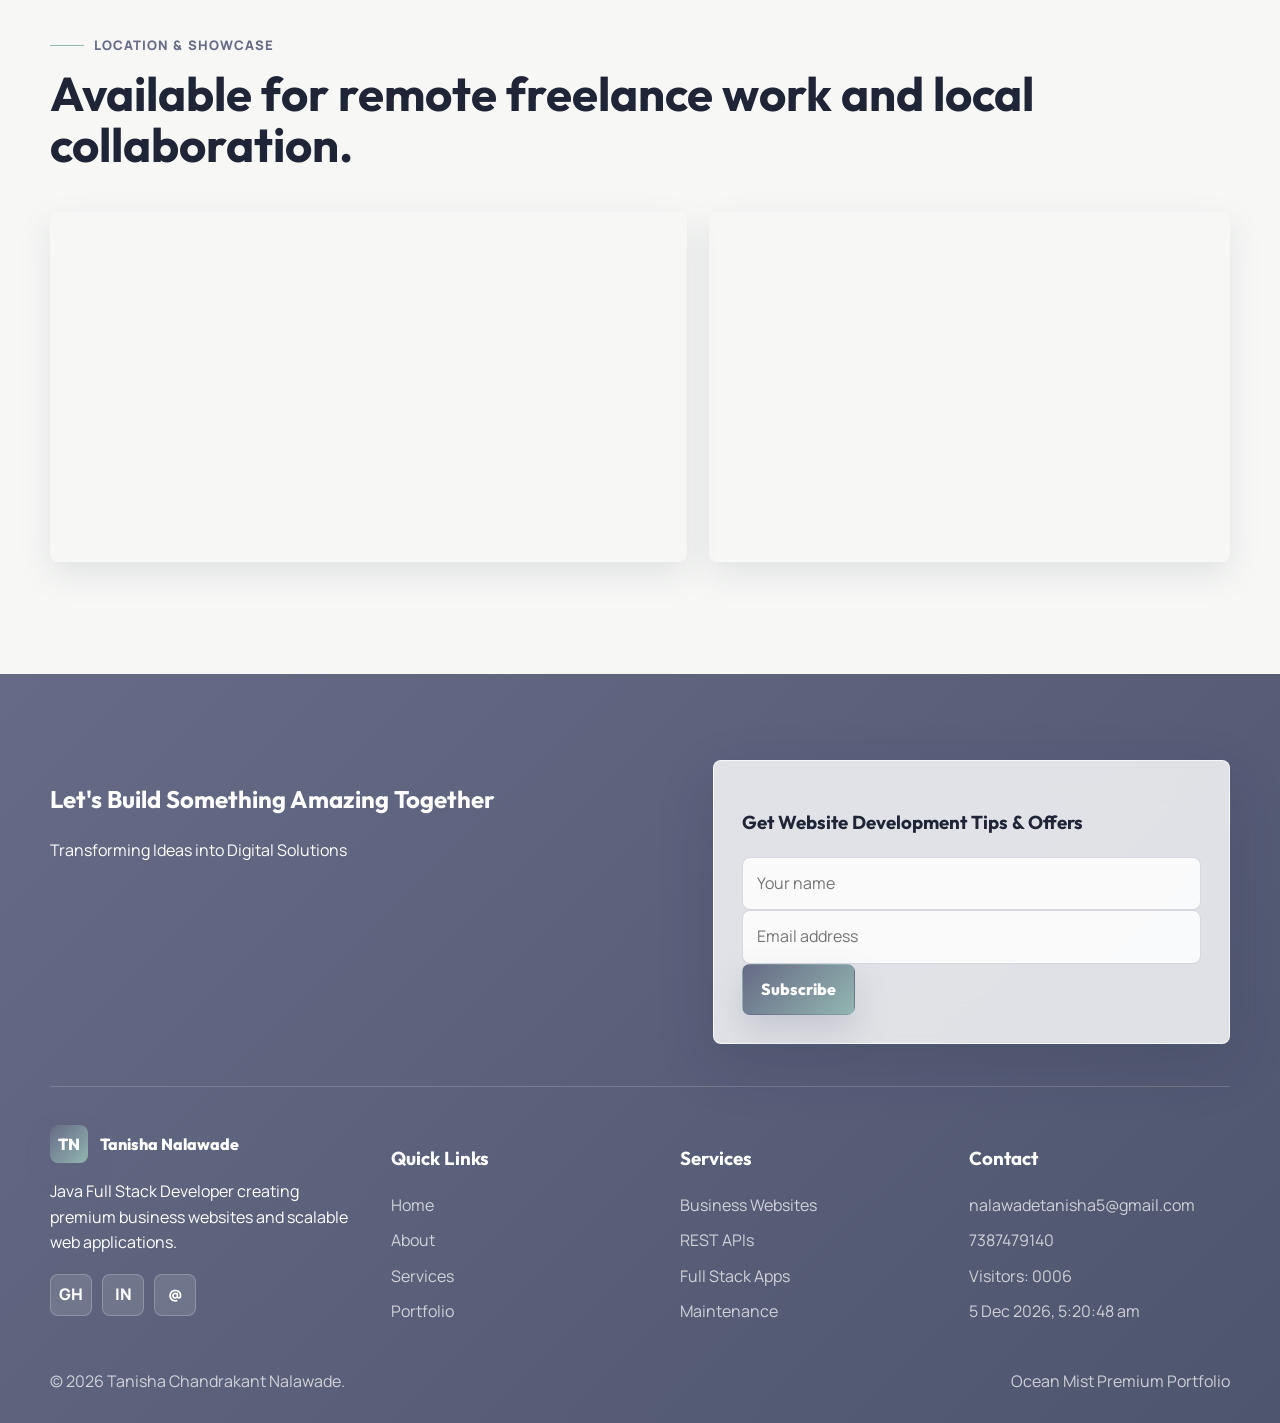
<file: hny/contact.html>
<!DOCTYPE html>
<html lang="en">
<head>
  <meta charset="UTF-8">
  <meta name="viewport" content="width=device-width, initial-scale=1.0">
  <title>Contact Tanisha Nalawade | Freelance Java Full Stack Developer</title>
  <meta name="description" content="Contact Tanisha Nalawade for business websites, Java backend development, REST APIs, portfolio websites, landing pages, and full stack web applications.">
  <meta name="keywords" content="hire Java developer, contact freelance web developer, website enquiry, Java full stack developer India">
  <meta property="og:title" content="Contact Tanisha Nalawade">
  <meta property="og:description" content="Send a professional project enquiry for web development, backend, APIs, and full stack applications.">
  <meta property="og:type" content="website">
  <link rel="icon" href="images/favicon.svg" type="image/svg+xml">
  <link rel="stylesheet" href="css/style.css">
</head>
<body>
  <div class="loader"><div class="loader-mark">TN</div></div>
  <header class="site-header"><nav class="nav"><a class="brand" href="index.html"><span class="brand-mark">TN</span><span>Tanisha Nalawade</span></a><button class="menu-toggle" aria-label="Open menu">☰</button><div class="nav-links"><a href="index.html">Home</a><a href="about.html">About</a><a href="services.html">Services</a><a href="portfolio.html">Portfolio</a><a class="active" href="contact.html">Contact</a></div><a class="btn btn-primary nav-cta" href="#enquiry">Hire Me</a></nav></header>

  <main>
    <section class="page-hero"><div class="container"><span class="section-label" style="color:black">Contact</span><h1>Tell me what you want to build. I’ll help make it client-ready.</h1><p>Use the enquiry form for websites, APIs, full stack applications, maintenance, landing pages, or portfolio projects.</p></div></section>

    <section id="enquiry" class="section contact-section">
      <div class="container contact-grid reveal">
        <aside class="contact-card">
          <span class="section-label">Direct Contact</span>
          <h2>Project enquiries, collaborations, and freelance work.</h2>
          <p>Email: <a href="mailto:nalawadetanisha5@gmail.com">nalawadetanisha5@gmail.com</a></p>
          <p>Phone: <a href="tel:+917387479140">7387479140</a></p>
          <p>GitHub: <a href="https://github.com/Tanisha804">Tanisha804</a></p>
          <p>LinkedIn: <a href="https://www.linkedin.com/in/tanisha-nalawade">tanisha-nalawade</a></p>
          <button class="btn btn-primary" data-open-consultation>Request Free Consultation</button>
        </aside>

        <form class="form-card" data-lead-form="contact">
          <h2>Professional Enquiry Form</h2>
          <div class="form-grid">
            <div class="field"><label for="name">Full Name</label><input id="name" name="name" type="text" autocomplete="name"><span class="error" data-error="name"></span></div>
            <div class="field"><label for="email">Email</label><input id="email" name="email" type="email" autocomplete="email"><span class="error" data-error="email"></span></div>
            <div class="field"><label for="mobile">Mobile Number</label><input id="mobile" name="mobile" type="tel" autocomplete="tel"><span class="error" data-error="mobile"></span></div>
            <div class="field"><label for="company">Company Name</label><input id="company" name="company" type="text"><span class="error"></span></div>
            <div class="field"><label for="service">Service Required</label><select id="service" name="service"><option>Business Website Development</option><option>Portfolio Website Development</option><option>E-Commerce Website Development</option><option>Landing Page</option><option>Java Backend Development</option><option>REST API Development</option><option>Full Stack Web Application</option><option>Website Maintenance</option></select></div>
            <div class="field"><label for="budget">Budget Range</label><select id="budget" name="budget"><option>Below ₹10,000</option><option>₹10,000 - ₹25,000</option><option>₹25,000 - ₹50,000</option><option>₹50,000+</option></select></div>
            <div class="field full"><label for="message">Message</label><textarea id="message" name="message" placeholder="Tell me about your business, pages, features, and timeline."></textarea><span class="error" data-error="message"></span></div>
            <div class="field full"><label for="file">File Upload</label><input id="file" name="file" type="file" accept=".pdf,.png,.jpg,.jpeg"><span class="error" data-error="file"></span></div>
            <div class="field full"><label><input name="terms" type="checkbox"> I agree to be contacted about this enquiry.</label><span class="error" data-error="terms"></span></div>
            <div class="field full"><button class="btn btn-primary" type="submit">Submit Enquiry</button><div class="success-message">Your enquiry has been saved successfully.</div></div>
          </div>
        </form>
      </div>
    </section>

    <section class="section split-band">
      <div class="container reveal">
        <span class="section-label">Location & Showcase</span>
        <h2 class="section-heading">Available for remote freelance work and local collaboration.</h2>
        <div class="testimonial-strip">
          <iframe class="map-frame" title="Google Map" src="https://www.google.com/maps?q=Maharashtra%20India&output=embed" loading="lazy"></iframe>
          <iframe class="video-frame" src="https://www.youtube.com/embed/dQw4w9WgXcQ" title="YouTube video showcase" allowfullscreen></iframe>
        </div>
      </div>
    </section>
  </main>

  <footer class="site-footer"><div class="container"><div class="footer-top"><div><h2>Let's Build Something Amazing Together</h2><p>Transforming Ideas into Digital Solutions</p></div><form class="newsletter-card" data-newsletter><h3>Get Website Development Tips & Offers</h3><input name="name" type="text" placeholder="Your name" required><input name="email" type="email" placeholder="Email address" required><button class="btn btn-primary" type="submit">Subscribe</button><div class="success-message">Thanks for subscribing.</div></form></div><div class="footer-grid"><div><a class="brand" href="index.html"><span class="brand-mark">TN</span><span>Tanisha Nalawade</span></a><p>Java Full Stack Developer creating premium business websites and scalable web applications.</p><div class="social-row"><a href="https://github.com/Tanisha804">GH</a><a href="https://www.linkedin.com/in/tanisha-nalawade">IN</a><a href="mailto:nalawadetanisha5@gmail.com">@</a></div></div><div><h3>Quick Links</h3><ul class="footer-list"><li><a href="index.html">Home</a></li><li><a href="about.html">About</a></li><li><a href="services.html">Services</a></li><li><a href="portfolio.html">Portfolio</a></li></ul></div><div><h3>Services</h3><ul class="footer-list"><li>Business Websites</li><li>REST APIs</li><li>Full Stack Apps</li><li>Maintenance</li></ul></div><div><h3>Contact</h3><ul class="footer-list"><li><a href="mailto:nalawadetanisha5@gmail.com">nalawadetanisha5@gmail.com</a></li><li><a href="tel:+917387479140">7387479140</a></li><li>Visitors: <span data-visitors>0000</span></li><li><span data-live-time></span></li></ul></div></div><div class="footer-bottom"><span>© 2026 Tanisha Chandrakant Nalawade.</span><span>Ocean Mist Premium Portfolio</span></div></div></footer>
  <div class="floating-contact"><a href="https://wa.me/917387479140">WA</a><a href="mailto:nalawadetanisha5@gmail.com">@</a><a href="tel:+917387479140">☎</a></div><button class="back-top" aria-label="Back to top">↑</button>
  <div class="modal"><div class="modal-panel"><div class="modal-head"><h2>Request Free Consultation</h2><button class="icon-button" data-close-modal>×</button></div><form data-lead-form="consultation" class="form-grid"><div class="field"><label>Name</label><input name="name" type="text"><span class="error" data-error="name"></span></div><div class="field"><label>Email</label><input name="email" type="email"><span class="error" data-error="email"></span></div><div class="field"><label>Mobile</label><input name="mobile" type="tel"><span class="error" data-error="mobile"></span></div><div class="field"><label>Business Type</label><input name="businessType" type="text"></div><div class="field full"><button class="btn btn-primary" type="submit">Send Request</button><div class="success-message">Your consultation request has been saved.</div></div></form></div></div>
  <script src="js/script.js"></script>
</body>
</html>
</file>
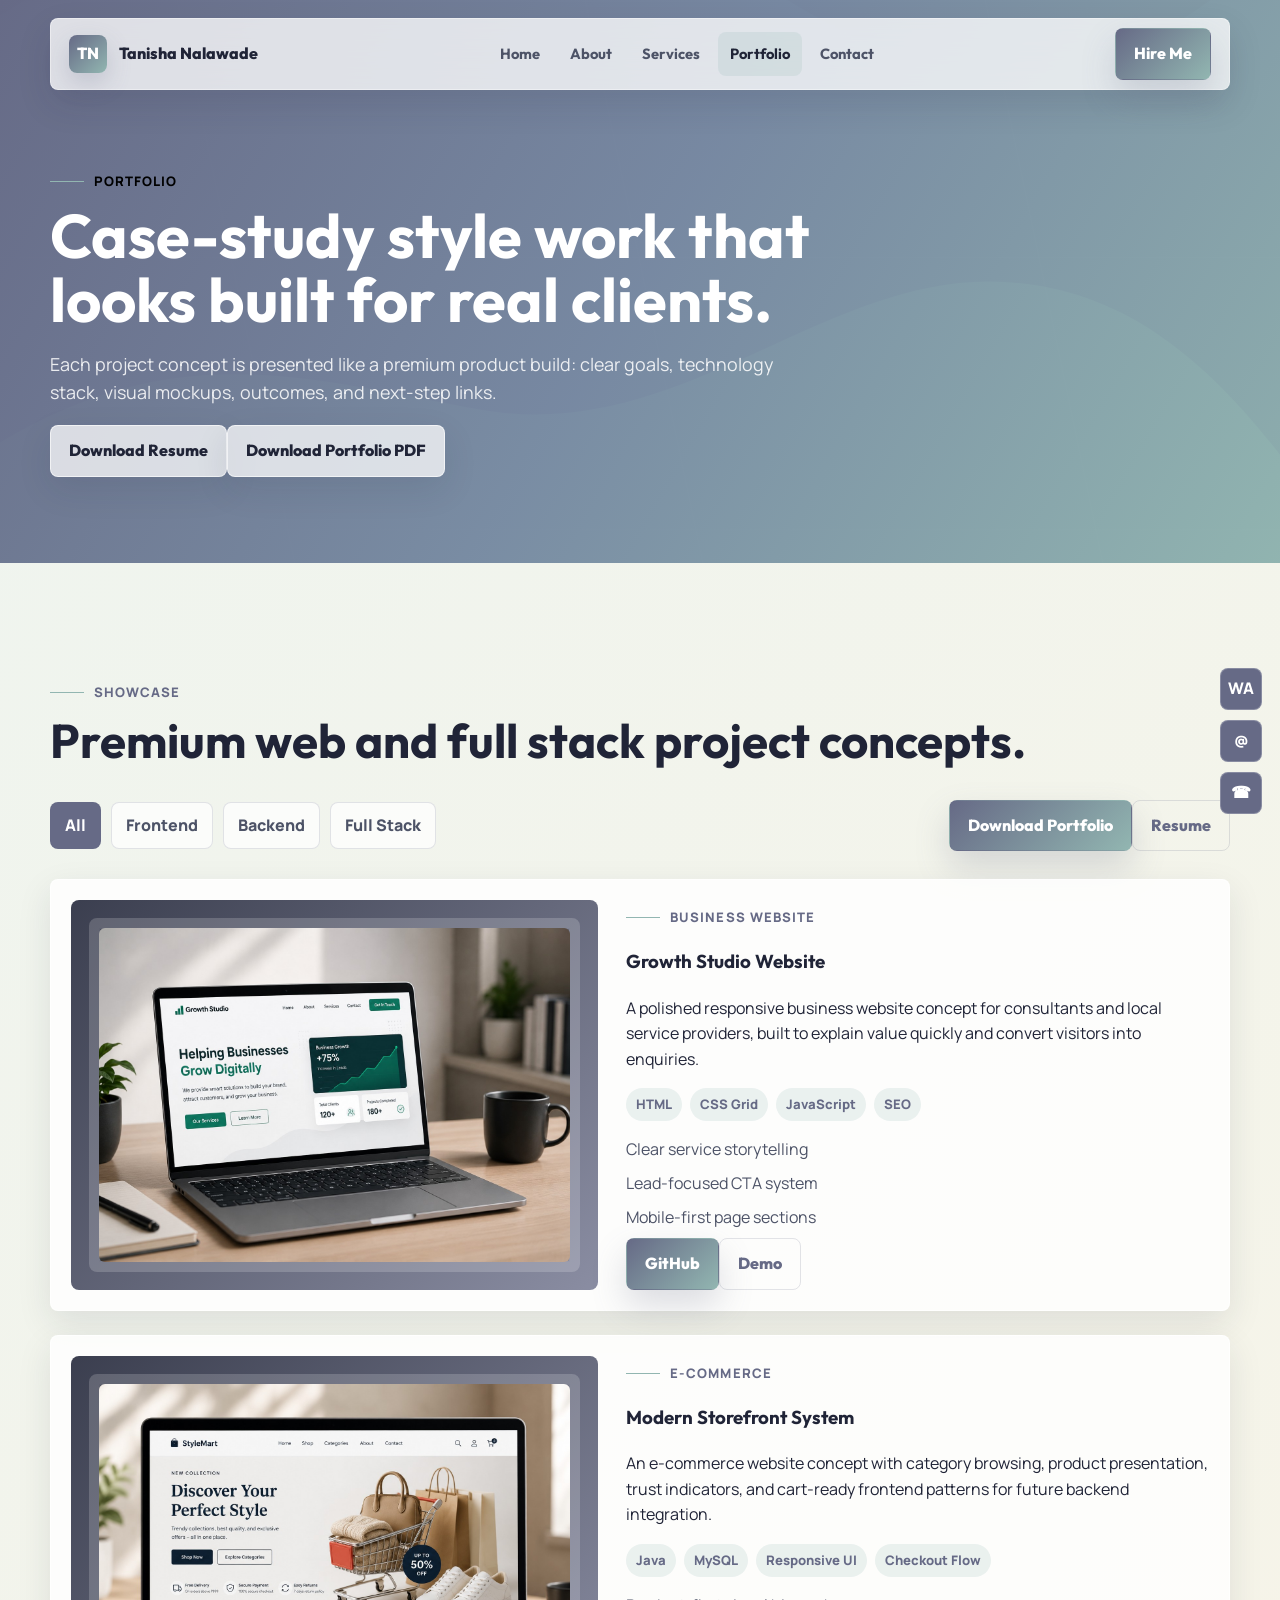
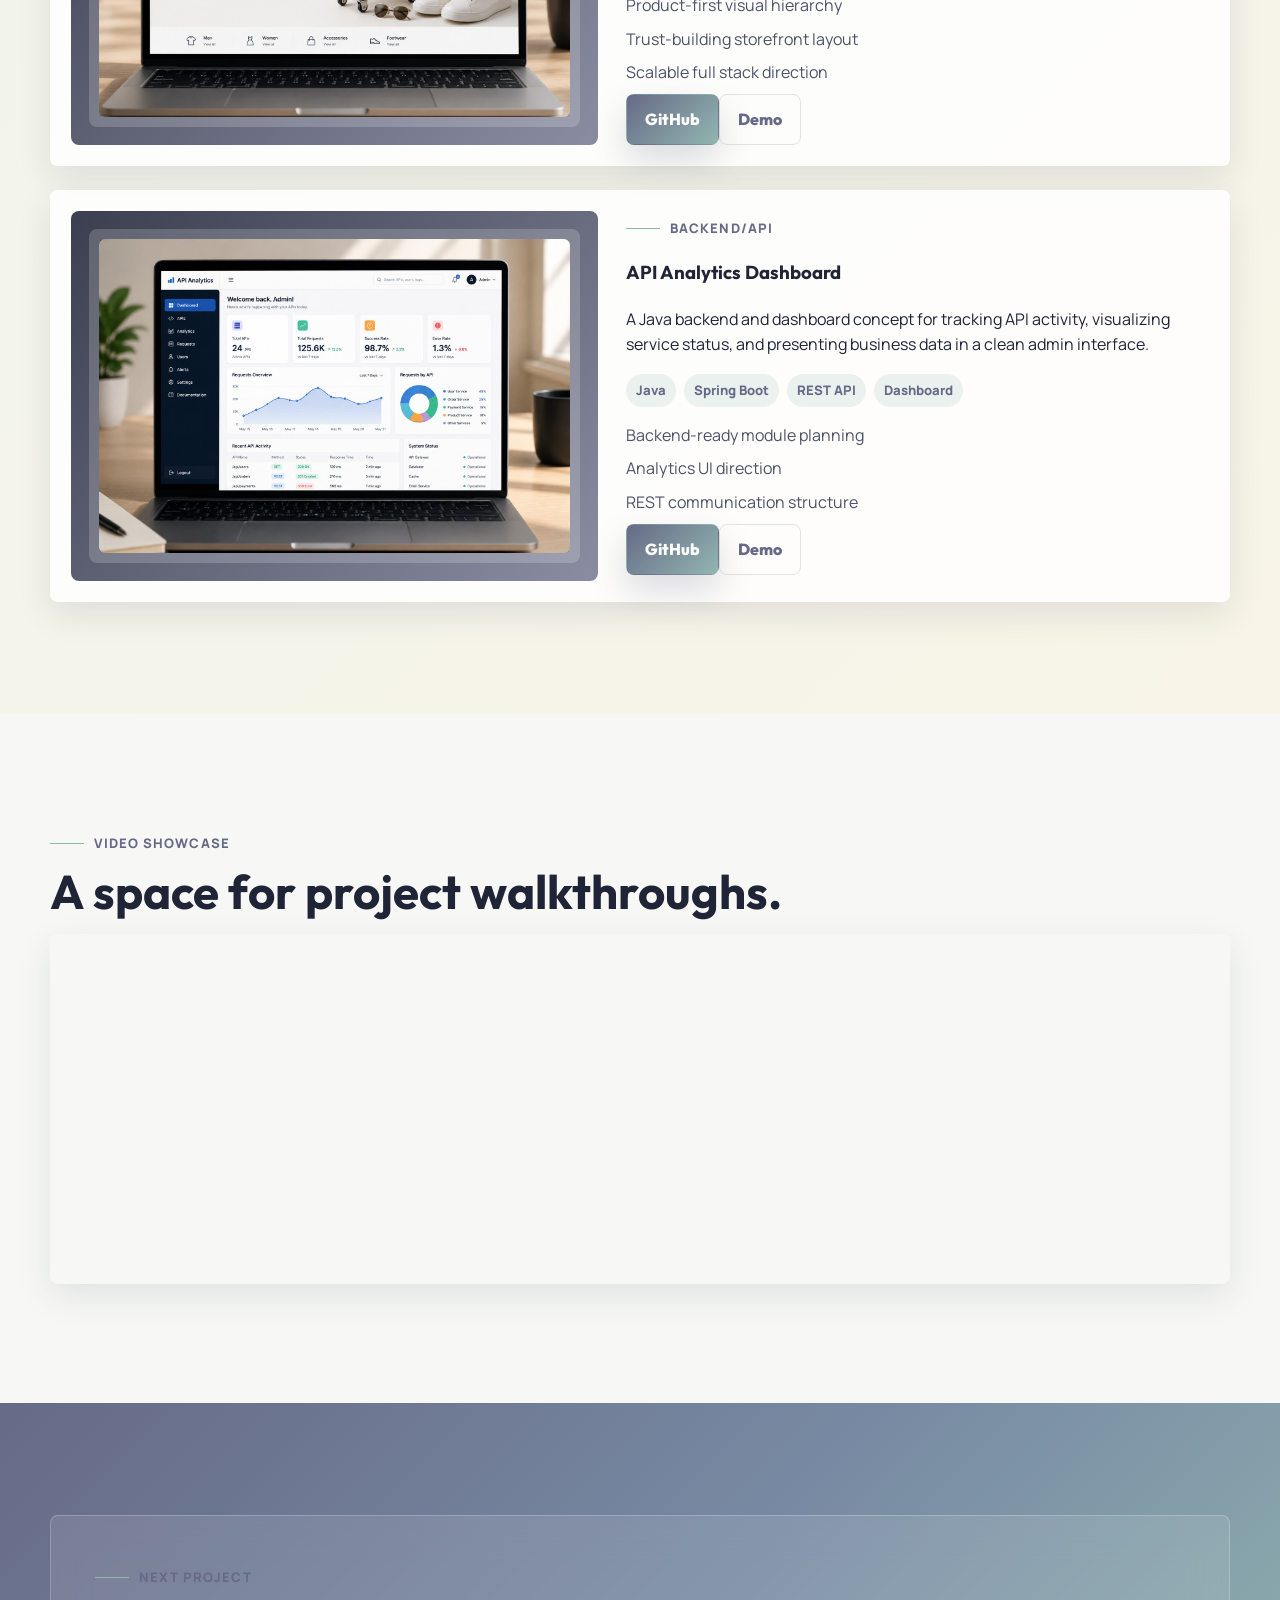
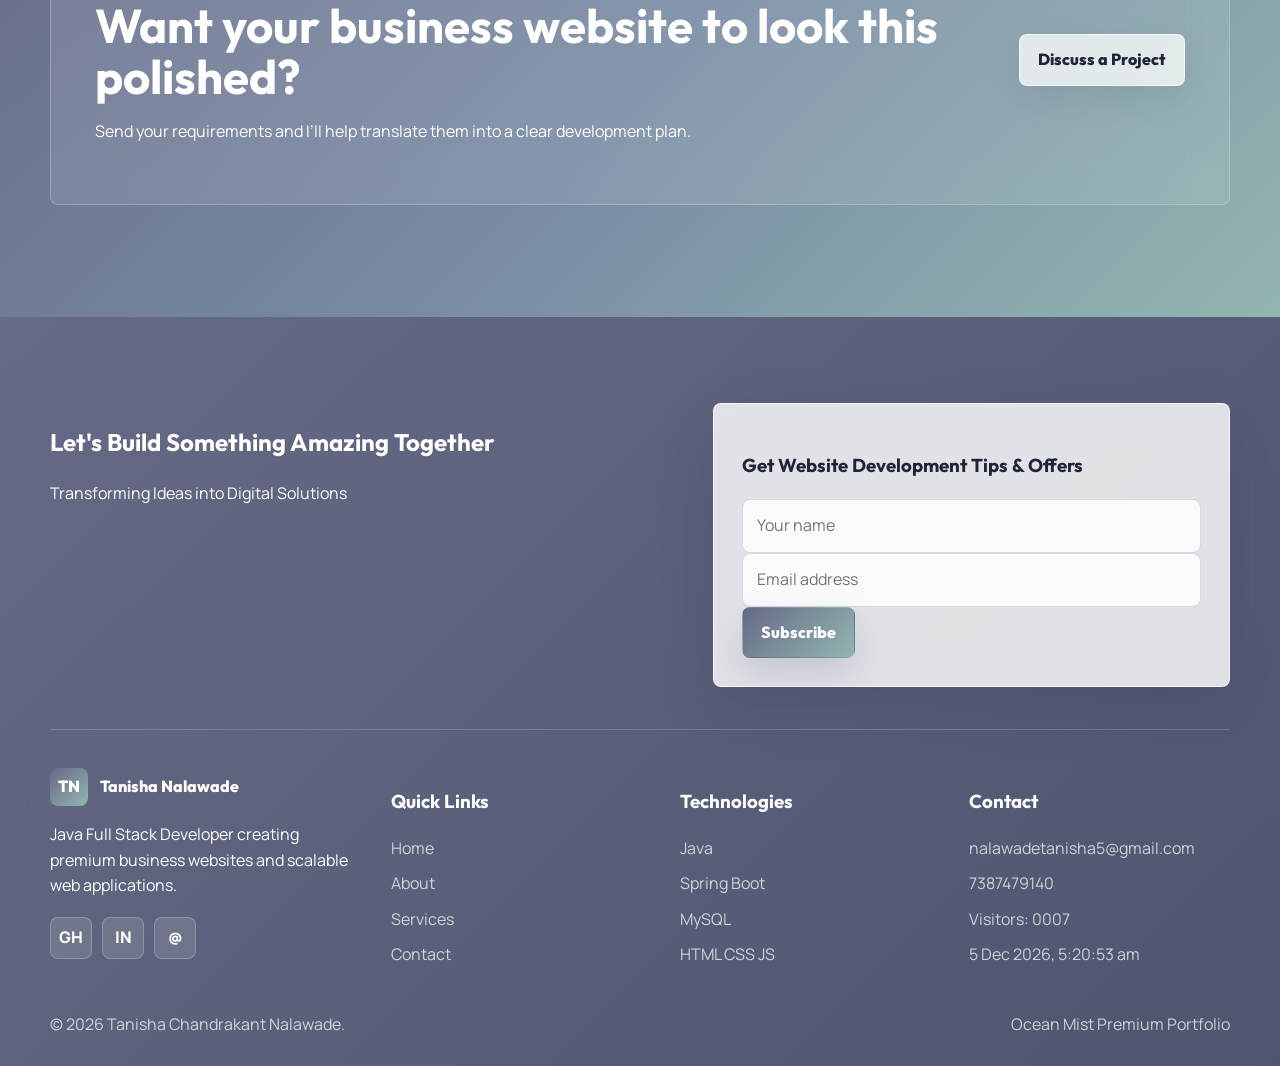
<file: hny/portfolio.html>
<!DOCTYPE html>
<html lang="en">
<head>
  <meta charset="UTF-8">
  <meta name="viewport" content="width=device-width , initial-scales=1.0">
  <title>Portfolio | Tanisha Nalawade Java Full Stack Projects</title>
  <meta name="description" content="Premium project showcase by Tanisha Nalawade featuring business websites, e-commerce UI, Java API dashboards, and full stack web application concepts.">
  <meta name="keywords" content="Tanisha Nalawade portfolio, Java full stack projects, web development projects, REST API projects">
  <meta property="og:title" content="Tanisha Nalawade Portfolio">
  <meta property="og:description" content="Case-study style portfolio for web development and Java full stack projects.">
  <meta property="og:type" content="website">
  <link rel="icon" href="images/favicon.svg" type="image/svg+xml">
  <link rel="stylesheet" href="css/style.css">
</head>
<body>
  <div class="loader"><div class="loader-mark">TN</div></div>
  <header class="site-header"><nav class="nav"><a class="brand" href="index.html"><span class="brand-mark">TN</span><span>Tanisha Nalawade</span></a><button class="menu-toggle" aria-label="Open menu">☰</button><div class="nav-links"><a href="index.html">Home</a><a href="about.html">About</a><a href="services.html">Services</a><a class="active" href="portfolio.html">Portfolio</a><a href="contact.html">Contact</a></div><a class="btn btn-primary nav-cta" href="contact.html">Hire Me</a></nav></header>

  <main>
    <section class="page-hero"><div class="container"><span class="section-label" style="color:black">Portfolio</span><h1>Case-study style work that looks built for real clients.</h1><p>Each project concept is presented like a premium product build: clear goals, technology stack, visual mockups, outcomes, and next-step links.</p><div class="button-row"><a class="btn btn-secondary" href="documents/Tanisha_Resume.pdf" download>Download Resume</a><a class="btn btn-secondary" href="documents/Tanisha_Portfolio.pdf" download>Download Portfolio PDF</a></div></div></section>

    <section class="section portfolio-section">
      <div class="container reveal">
        <span class="section-label">Showcase</span>
        <h2 class="section-heading">Premium web and full stack project concepts.</h2>
        <div class="portfolio-toolbar">
          <div class="filter-buttons" aria-label="Project filters">
            <button class="filter-btn active" data-filter="all">All</button>
            <button class="filter-btn" data-filter="frontend">Frontend</button>
            <button class="filter-btn" data-filter="backend">Backend</button>
            <button class="filter-btn" data-filter="fullstack">Full Stack</button>
          </div>
          <div class="button-row"><a class="btn btn-primary" href="documents/Tanisha_Portfolio.pdf" download>Download Portfolio</a><a class="btn btn-ghost" href="documents/Tanisha_Resume.pdf" download>Resume</a></div>
        </div>

        <!--<div class="download-panel">
          <div>
            <span class="section-label">Portfolio Kit</span>
            <h3>Download the Ocean Mist project portfolio PDF</h3>
            <p>A client-ready portfolio based on this page, including services, case studies, delivery process, technologies, and contact details.</p>
          </div>
          <div class="button-row">
            <a class="btn btn-primary" href="documents/Tanisha_Portfolio.pdf" download>Download Portfolio PDF</a>
            <a class="btn btn-secondary" href="documents/Tanisha_Resume.pdf" download>Download Resume</a>
          </div>
        </div>-->

        <div class="case-grid">
          <article class="case-card" data-category="frontend">
            <div class="mockup"><div class="mockup-screen"><img src="images/projects/growth-studio.jpg" alt="Growth Studio business website preview"></div></div>
            <div><span class="section-label">Business Website</span><h3>Growth Studio Website</h3><p>A polished responsive business website concept for consultants and local service providers, built to explain value quickly and convert visitors into enquiries.</p><div class="badge-row"><span class="badge">HTML</span><span class="badge">CSS Grid</span><span class="badge">JavaScript</span><span class="badge">SEO</span></div><ul class="project-outcomes"><li>Clear service storytelling</li><li>Lead-focused CTA system</li><li>Mobile-first page sections</li></ul><div class="button-row"><a class="btn btn-primary" href="https://github.com/Tanisha804">GitHub</a><a class="btn btn-ghost" href="contact.html">Demo</a></div></div>
          </article>

          <article class="case-card" data-category="fullstack">
            <div class="mockup"><div class="mockup-screen"><img src="images/projects/ecommerce-store.jpg" alt="Modern Storefront System preview"></div></div>
            <div><span class="section-label">E-Commerce</span><h3>Modern Storefront System</h3><p>An e-commerce website concept with category browsing, product presentation, trust indicators, and cart-ready frontend patterns for future backend integration.</p><div class="badge-row"><span class="badge">Java</span><span class="badge">MySQL</span><span class="badge">Responsive UI</span><span class="badge">Checkout Flow</span></div><ul class="project-outcomes"><li>Product-first visual hierarchy</li><li>Trust-building storefront layout</li><li>Scalable full stack direction</li></ul><div class="button-row"><a class="btn btn-primary" href="https://github.com/Tanisha804">GitHub</a><a class="btn btn-ghost" href="contact.html">Demo</a></div></div>
          </article>

          <article class="case-card" data-category="backend">
            <div class="mockup"><div class="mockup-screen"><img src="images/projects/api-dashboard.jpg" alt="API Analytics Dashboard preview"></div></div>
            <div><span class="section-label">Backend/API</span><h3>API Analytics Dashboard</h3><p>A Java backend and dashboard concept for tracking API activity, visualizing service status, and presenting business data in a clean admin interface.</p><div class="badge-row"><span class="badge">Java</span><span class="badge">Spring Boot</span><span class="badge">REST API</span><span class="badge">Dashboard</span></div><ul class="project-outcomes"><li>Backend-ready module planning</li><li>Analytics UI direction</li><li>REST communication structure</li></ul><div class="button-row"><a class="btn btn-primary" href="https://github.com/Tanisha804">GitHub</a><a class="btn btn-ghost" href="contact.html">Demo</a></div></div>
          </article>
        </div>
      </div>
    </section>

    <section class="section split-band">
      <div class="container reveal">
        <span class="section-label">Video Showcase</span>
        <h2 class="section-heading">A space for project walkthroughs.</h2>
        <iframe class="video-frame" src="https://www.youtube.com/embed/sJGVcb5fn2c?si=-YZVCunxlI6fUDAZ" title="YouTube video player" frameborder="0" allow="accelerometer; autoplay; clipboard-write; encrypted-media; gyroscope; picture-in-picture; web-share" referrerpolicy="strict-origin-when-cross-origin" allowfullscreen></iframe>
      </div>
    </section>

    <section class="section cta-band"><div class="container cta-panel reveal"><div><span class="section-label">Next Project</span><h2 class="section-heading">Want your business website to look this polished?</h2><p>Send your requirements and I’ll help translate them into a clear development plan.</p></div><a class="btn btn-secondary" href="contact.html">Discuss a Project</a></div></section>
  </main>

  <footer class="site-footer"><div class="container"><div class="footer-top"><div><h2>Let's Build Something Amazing Together</h2><p>Transforming Ideas into Digital Solutions</p></div><form class="newsletter-card" data-newsletter><h3>Get Website Development Tips & Offers</h3><input name="name" type="text" placeholder="Your name" required><input name="email" type="email" placeholder="Email address" required><button class="btn btn-primary" type="submit">Subscribe</button><div class="success-message">Thanks for subscribing.</div></form></div><div class="footer-grid"><div><a class="brand" href="index.html"><span class="brand-mark">TN</span><span>Tanisha Nalawade</span></a><p>Java Full Stack Developer creating premium business websites and scalable web applications.</p><div class="social-row"><a href="https://github.com/Tanisha804">GH</a><a href="https://www.linkedin.com/in/tanisha-nalawade">IN</a><a href="mailto:nalawadetanisha5@gmail.com">@</a></div></div><div><h3>Quick Links</h3><ul class="footer-list"><li><a href="index.html">Home</a></li><li><a href="about.html">About</a></li><li><a href="services.html">Services</a></li><li><a href="contact.html">Contact</a></li></ul></div><div><h3>Technologies</h3><ul class="footer-list"><li>Java</li><li>Spring Boot</li><li>MySQL</li><li>HTML CSS JS</li></ul></div><div><h3>Contact</h3><ul class="footer-list"><li><a href="mailto:nalawadetanisha5@gmail.com">nalawadetanisha5@gmail.com</a></li><li><a href="tel:+917387479140">7387479140</a></li><li>Visitors: <span data-visitors>0000</span></li><li><span data-live-time></span></li></ul></div></div><div class="footer-bottom"><span>© 2026 Tanisha Chandrakant Nalawade.</span><span>Ocean Mist Premium Portfolio</span></div></div></footer>
  <div class="floating-contact"><a href="https://wa.me/917387479140">WA</a><a href="mailto:nalawadetanisha5@gmail.com">@</a><a href="tel:+917387479140">☎</a></div><button class="back-top" aria-label="Back to top">↑</button>
  <div class="modal"><div class="modal-panel"><div class="modal-head"><h2>Request Free Consultation</h2><button class="icon-button" data-close-modal>×</button></div><form data-lead-form="consultation" class="form-grid"><div class="field"><label>Name</label><input name="name" type="text"><span class="error" data-error="name"></span></div><div class="field"><label>Email</label><input name="email" type="email"><span class="error" data-error="email"></span></div><div class="field"><label>Mobile</label><input name="mobile" type="tel"><span class="error" data-error="mobile"></span></div><div class="field"><label>Business Type</label><input name="businessType" type="text"></div><div class="field full"><button class="btn btn-primary" type="submit">Send Request</button><div class="success-message">Your consultation request has been saved.</div></div></form></div></div>
  <script src="js/script.js"></script>
</body>
</html>
</file>
<file: css/style.css>
@import url("https://fonts.googleapis.com/css2?family=Manrope:wght@400;500;600;700;800&family=Outfit:wght@600;700;800&display=swap");

:root {
  --display-font: "Outfit", "Aptos Display", "Segoe UI", sans-serif;
  --body-font: "Manrope", "Aptos", "Segoe UI", sans-serif;
}

:root {
  --blue-slate: #666A86;
  --slate-grey: #788AA3;
  --muted-teal: #92B6B1;
  --celadon: #B2C9AB;
  --pearl: #E8DDB5;
  --ink: #202437;
  --ink-soft: #4d5367;
  --paper: #ffffff;
  --mist: #f7f8f6;
  --line: rgba(102, 106, 134, 0.18);
  --glass: rgba(255, 255, 255, 0.68);
  --shadow: 0 20px 60px rgba(32, 36, 55, 0.14);
  --soft-shadow: 0 12px 34px rgba(32, 36, 55, 0.1);
  --radius: 8px;
  --max: 1180px;
}

* {
  box-sizing: border-box;
}

html {
  scroll-behavior: smooth;
}

body {
  margin: 0;
  color: var(--ink);
  background: var(--paper);
  font-family: var(--body-font);
  line-height: 1.6;
  overflow-x: hidden;
}

h1,
h2,
h3,
h4,
.brand,
.nav-links a,
.btn {
  font-family: var(--display-font);
}

img,
svg {
  max-width: 100%;
  display: block;
}

a {
  color: inherit;
  text-decoration: none;
}

button,
input,
select,
textarea {
  font: inherit;
}

button {
  cursor: pointer;
}

button:disabled {
  cursor: not-allowed;
  opacity: 0.72;
}

.loader {
  position: fixed;
  inset: 0;
  z-index: 9999;
  display: grid;
  place-items: center;
  background: linear-gradient(135deg, var(--blue-slate), var(--slate-grey), var(--muted-teal));
  transition: opacity 0.45s ease, visibility 0.45s ease;
}

.loader.is-hidden {
  opacity: 0;
  visibility: hidden;
}

.loader-mark {
  width: 76px;
  height: 76px;
  border: 1px solid rgba(255,255,255,0.35);
  border-radius: 50%;
  display: grid;
  place-items: center;
  color: white;
  font-weight: 800;
  letter-spacing: 0;
  position: relative;
}

.loader-mark::after {
  content: "";
  position: absolute;
  inset: -8px;
  border-radius: 50%;
  border: 2px solid transparent;
  border-top-color: var(--pearl);
  animation: spin 1s linear infinite;
}

@keyframes spin {
  to { transform: rotate(360deg); }
}

.site-header {
  position: fixed;
  top: 18px;
  left: 50%;
  transform: translateX(-50%);
  width: min(calc(100% - 32px), var(--max));
  z-index: 1000;
  border: 1px solid rgba(255,255,255,0.38);
  border-radius: var(--radius);
  background: rgba(255,255,255,0.78);
  backdrop-filter: blur(20px);
  box-shadow: 0 14px 34px rgba(32,36,55,0.12);
}

.nav {
  height: 70px;
  display: flex;
  align-items: center;
  justify-content: space-between;
  padding: 0 18px;
}

.brand {
  display: flex;
  align-items: center;
  gap: 12px;
  font-weight: 800;
  letter-spacing: 0;
}

.brand-mark {
  width: 38px;
  height: 38px;
  border-radius: var(--radius);
  display: grid;
  place-items: center;
  color: white;
  background: linear-gradient(135deg, var(--blue-slate), var(--muted-teal));
  box-shadow: 0 10px 24px rgba(102,106,134,0.24);
}

.nav-links {
  display: flex;
  align-items: center;
  gap: 6px;
}

.nav-links a {
  padding: 10px 12px;
  border-radius: var(--radius);
  color: var(--ink-soft);
  font-weight: 700;
  font-size: 0.92rem;
}

.nav-links a:hover,
.nav-links a.active {
  color: var(--ink);
  background: rgba(146,182,177,0.18);
}

.menu-toggle {
  display: none;
  border: 0;
  background: rgba(102,106,134,0.1);
  border-radius: var(--radius);
  width: 42px;
  height: 42px;
  color: var(--blue-slate);
}

.btn {
  min-height: 46px;
  display: inline-flex;
  align-items: center;
  justify-content: center;
  gap: 10px;
  padding: 12px 18px;
  border-radius: var(--radius);
  border: 1px solid transparent;
  font-weight: 800;
  transition: transform 0.25s ease, box-shadow 0.25s ease, background 0.25s ease;
}

.btn:hover {
  transform: translateY(-3px);
}

.btn-primary {
  color: white;
  background: linear-gradient(135deg, var(--blue-slate), var(--muted-teal));
  box-shadow: 0 16px 34px rgba(102,106,134,0.22);
}

.btn-secondary {
  color: var(--ink);
  background: rgba(255,255,255,0.74);
  border-color: rgba(255,255,255,0.62);
  box-shadow: var(--soft-shadow);
}

.btn-ghost {
  color: var(--blue-slate);
  background: transparent;
  border-color: var(--line);
}

.section {
  position: relative;
  padding: 112px 0;
}

.container {
  width: min(calc(100% - 36px), var(--max));
  margin: 0 auto;
}

.section-label {
  display: inline-flex;
  align-items: center;
  gap: 10px;
  color: var(--blue-slate);
  font-size: 0.82rem;
  font-weight: 900;
  letter-spacing: 0.08em;
  text-transform: uppercase;
}

.section-label::before {
  content: "";
  width: 34px;
  height: 1px;
  background: var(--muted-teal);
}

.section-heading {
  margin: 12px 0 16px;
  font-family: var(--display-font);
  font-weight: 700;
  font-size: clamp(1.85rem, 3.7vw, 3.35rem);
  line-height: 1.08;
  letter-spacing: 0;
}

.section-copy {
  max-width: 720px;
  margin: 0;
  color: var(--ink-soft);
  font-size: 1.08rem;
}

.hero {
  min-height: 100vh;
  padding: 136px 0 124px;
  display: grid;
  align-items: center;
  overflow: hidden;
  color: white;
  background:
    linear-gradient(120deg, rgba(102,106,134,0.95), rgba(120,138,163,0.9), rgba(146,182,177,0.86)),
    url("../images/backgrounds/mesh.svg");
  background-size: cover;
}

.hero::before {
  content: "";
  position: absolute;
  inset: 0;
  background-image:
    linear-gradient(rgba(255,255,255,0.08) 1px, transparent 1px),
    linear-gradient(90deg, rgba(255,255,255,0.08) 1px, transparent 1px);
  background-size: 56px 56px;
  mask-image: linear-gradient(to bottom, black, transparent 78%);
}

.hero-grid {
  position: relative;
  z-index: 2;
  display: grid;
  grid-template-columns: 1fr;
  gap: 28px;
  align-items: center;
  justify-items: center;
  text-align: center;
}

.hero h1 {
  margin: 16px 0 16px;
  max-width: 840px;
  font-family: var(--display-font);
  font-weight: 800;
  font-size: clamp(2.35rem, 4.8vw, 4.55rem);
  line-height: 1.04;
  letter-spacing: 0;
}

.hero .lead {
  max-width: 780px;
  margin-inline: auto;
  color: rgba(255,255,255,0.86);
  font-size: clamp(1rem, 1.45vw, 1.16rem);
  line-height: 1.72;
}

.typed-line {
  display: inline-flex;
  min-height: 34px;
  margin-top: 10px;
  color: var(--pearl);
  font-weight: 900;
  font-size: clamp(1.06rem, 1.55vw, 1.28rem);
}

.cursor {
  display: inline-block;
  width: 2px;
  height: 1.3em;
  margin-left: 5px;
  background: var(--pearl);
  animation: blink 0.9s steps(2) infinite;
}

@keyframes blink {
  50% { opacity: 0; }
}



.trust-strip {
  display: grid;
  grid-template-columns: repeat(4, minmax(0, 1fr));
  gap: 10px;
  width: min(860px, 100%);
  margin: 24px auto 0;
}

.trust-item,
.glass-card {
  border: 1px solid rgba(255,255,255,0.38);
  background: rgba(255,255,255,0.14);
  backdrop-filter: blur(18px);
  border-radius: var(--radius);
  box-shadow: 0 18px 45px rgba(32,36,55,0.12);
}

.trust-item {
  padding: 12px 14px;
  font-weight: 800;
  color: rgba(255,255,255,0.92);
  font-size: 0.9rem;
}

.hero-visual {
  position: relative;
  min-height: 560px;
}

.code-window {
  position: absolute;
  inset: 48px 0 42px 42px;
  padding: 18px;
  background: rgba(255,255,255,0.82);
  border: 1px solid rgba(255,255,255,0.5);
  border-radius: var(--radius);
  box-shadow: var(--shadow);
  backdrop-filter: blur(22px);
  color: var(--ink);
  animation: floatUp 6s ease-in-out infinite;
}

.window-top {
  display: flex;
  gap: 8px;
  margin-bottom: 18px;
}

.dot {
  width: 11px;
  height: 11px;
  border-radius: 50%;
  background: var(--blue-slate);
}

.dot:nth-child(2) { background: var(--muted-teal); }
.dot:nth-child(3) { background: var(--pearl); }

.code-line {
  display: grid;
  grid-template-columns: 46px 1fr;
  gap: 10px;
  padding: 9px 0;
  color: #4e556e;
  font-family: "SFMono-Regular", Consolas, monospace;
  font-size: 0.92rem;
  border-bottom: 1px solid rgba(102,106,134,0.08);
}

.line-no {
  color: rgba(102,106,134,0.45);
}

.dashboard-card {
  position: absolute;
  right: 6px;
  bottom: 28px;
  width: min(300px, 72%);
  padding: 18px;
  color: var(--ink);
  background: rgba(255,255,255,0.78);
  border: 1px solid rgba(255,255,255,0.58);
  border-radius: var(--radius);
  box-shadow: var(--shadow);
  backdrop-filter: blur(18px);
}

.mini-bars {
  display: grid;
  gap: 9px;
  margin-top: 14px;
}

.mini-bars span {
  display: block;
  height: 10px;
  border-radius: 999px;
  background: linear-gradient(90deg, var(--blue-slate), var(--muted-teal));
}

.mini-bars span:nth-child(2) { width: 72%; }
.mini-bars span:nth-child(3) { width: 88%; }

.floating-tech {
  position: absolute;
  width: 58px;
  height: 58px;
  display: grid;
  place-items: center;
  border-radius: var(--radius);
  color: var(--blue-slate);
  background: rgba(255,255,255,0.82);
  box-shadow: var(--soft-shadow);
  font-weight: 900;
  animation: drift 5s ease-in-out infinite;
}

.tech-java { left: 2px; top: 34px; }
.tech-spring { right: 0; top: 118px; animation-delay: -1.4s; }
.tech-db { left: 0; bottom: 96px; animation-delay: -2.2s; }

.particle-field span {
  position: absolute;
  width: 5px;
  height: 5px;
  border-radius: 50%;
  background: rgba(255,255,255,0.7);
  animation: particle 8s linear infinite;
}

.particle-field span:nth-child(1) { left: 8%; top: 16%; }
.particle-field span:nth-child(2) { left: 76%; top: 12%; animation-delay: -2s; }
.particle-field span:nth-child(3) { left: 58%; top: 66%; animation-delay: -4s; }
.particle-field span:nth-child(4) { left: 18%; top: 74%; animation-delay: -6s; }

@keyframes particle {
  50% { transform: translate3d(18px, -24px, 0); opacity: 0.35; }
}

@keyframes floatUp {
  50% { transform: translateY(-18px); }
}

@keyframes drift {
  50% { transform: translateY(-14px) rotate(3deg); }
}

.wave {
  position: absolute;
  left: 0;
  right: 0;
  bottom: -34px;
  height: 82px;
  z-index: 1;
  background: url("../images/backgrounds/wave.svg") center bottom / cover no-repeat;
  pointer-events: none;
}

.intro-layout {
  display: grid;
  grid-template-columns: 0.9fr 1.1fr;
  gap: 42px;
  align-items: center;
}

.portrait-abstract,
.service-visual,
.about-visual {
  min-height: 430px;
  border-radius: var(--radius);
  background:
    linear-gradient(135deg, rgba(102,106,134,0.12), rgba(146,182,177,0.22)),
    url("../images/backgrounds/workspace.svg") center / cover;
  box-shadow: var(--shadow);
  border: 1px solid rgba(102,106,134,0.12);
}

.stats-grid {
  display: grid;
  grid-template-columns: repeat(4, minmax(0, 1fr));
  gap: 18px;
  margin-top: 36px;
}

.stat-card {
  padding: 26px;
  border-radius: var(--radius);
  background: var(--paper);
  border: 1px solid var(--line);
  box-shadow: var(--soft-shadow);
}

.stat-number {
  display: block;
  color: var(--blue-slate);
  font-size: 2.4rem;
  line-height: 1;
  font-weight: 900;
}

.tech-section {
  background: linear-gradient(135deg, rgba(120,138,163,0.14), rgba(146,182,177,0.22));
}

.tech-grid {
  display: grid;
  grid-template-columns: repeat(4, minmax(0, 1fr));
  gap: 18px;
  margin-top: 42px;
}

.tech-card {
  position: relative;
  overflow: hidden;
  min-height: 210px;
  padding: 24px;
  border-radius: var(--radius);
  border: 1px solid rgba(255,255,255,0.62);
  background: rgba(255,255,255,0.58);
  backdrop-filter: blur(18px);
  box-shadow: var(--soft-shadow);
  transition: transform 0.25s ease, box-shadow 0.25s ease;
}

.tech-card:hover,
.case-card:hover,
.service-card:hover {
  transform: translateY(-8px);
  box-shadow: var(--shadow);
}

.tech-icon,
.service-icon {
  width: 48px;
  height: 48px;
  border-radius: var(--radius);
  display: grid;
  place-items: center;
  color: white;
  font-weight: 900;
  background: linear-gradient(135deg, var(--blue-slate), var(--muted-teal));
}

.progress {
  height: 8px;
  border-radius: 999px;
  background: rgba(102,106,134,0.12);
  overflow: hidden;
  margin-top: 18px;
}

.progress span {
  display: block;
  height: 100%;
  width: var(--value);
  background: linear-gradient(90deg, var(--blue-slate), var(--celadon));
}

.choose-section {
  background: linear-gradient(135deg, rgba(146,182,177,0.18), rgba(178,201,171,0.24));
}

.choose-layout {
  display: grid;
  grid-template-columns: 0.85fr 1.15fr;
  gap: 34px;
  align-items: start;
}

.choose-list {
  display: grid;
  gap: 14px;
}

.choose-item {
  display: grid;
  grid-template-columns: 52px 1fr;
  gap: 16px;
  padding: 18px;
  border-radius: var(--radius);
  background: rgba(255,255,255,0.66);
  border: 1px solid rgba(255,255,255,0.7);
  box-shadow: var(--soft-shadow);
}

.check {
  width: 40px;
  height: 40px;
  border-radius: 50%;
  display: grid;
  place-items: center;
  background: rgba(102,106,134,0.1);
  color: var(--blue-slate);
  font-weight: 900;
}

.services-preview,
.portfolio-section {
  background: linear-gradient(135deg, rgba(178,201,171,0.2), rgba(232,221,181,0.32));
}

.service-grid {
  display: grid;
  grid-template-columns: repeat(4, minmax(0, 1fr));
  gap: 18px;
  margin-top: 42px;
}

.service-train {
  --service-train-gap: 18px;
  --service-card-width: calc((min(100vw - 36px, var(--max)) - (var(--service-train-gap) * 3)) / 4);
  display: grid;
  gap: 22px;
  margin-top: 42px;
  overflow: hidden;
}

.service-train-row {
  overflow: hidden;
  padding: 8px 0;
  mask-image: linear-gradient(90deg, transparent, black 7%, black 93%, transparent);
}

.service-train-track {
  display: flex;
  width: max-content;
  will-change: transform;
  transform: translate3d(0, 0, 0);
  animation-duration: 35s;
  animation-timing-function: linear;
  animation-iteration-count: infinite;
}

.service-train-track-left {
  animation-name: serviceTrainLeft;
}

.service-train-track-right {
  animation-name: serviceTrainRight;
}

.service-train-set {
  display: flex;
  flex: 0 0 auto;
  gap: var(--service-train-gap);
  padding-right: var(--service-train-gap);
}

.service-train .service-card {
  flex: 0 0 var(--service-card-width);
}

.service-train.is-paused .service-train-track {
  animation-play-state: paused;
}

@keyframes serviceTrainLeft {
  from {
    transform: translate3d(0, 0, 0);
  }

  to {
    transform: translate3d(-50%, 0, 0);
  }
}

@keyframes serviceTrainRight {
  from {
    transform: translate3d(-50%, 0, 0);
  }

  to {
    transform: translate3d(0, 0, 0);
  }
}

.service-card {
  overflow: hidden;
  border-radius: var(--radius);
  background: var(--paper);
  border: 1px solid var(--line);
  box-shadow: var(--soft-shadow);
  transition: transform 0.35s ease, box-shadow 0.25s ease;
}

.service-image {
  min-height: 230px;
  overflow: hidden;
  background: rgba(102,106,134,0.06);
}

.service-image img {
  width: 100%;
  height: 230px;
  object-fit: cover;
  object-position: center;
  transition: transform 0.70s ease;
}

.service-card:hover .service-image img {
  transform: scale(1.04);
}

.service-content {
  padding: 22px;
}

.service-content ul,
.project-outcomes,
.footer-list {
  padding: 0;
  margin: 14px 0 0;
  list-style: none;
}

.service-content li,
.project-outcomes li {
  margin: 8px 0;
  color: var(--ink-soft);
}

.process-timeline {
  display: grid;
  grid-template-columns: repeat(4, minmax(0, 1fr));
  gap: 18px;
  margin-top: 42px;
}

.process-step {
  position: relative;
  padding: 26px;
  border-radius: var(--radius);
  background: var(--paper);
  border: 1px solid var(--line);
  box-shadow: var(--soft-shadow);
}

.step-number {
  color: var(--muted-teal);
  font-size: 2.4rem;
  font-weight: 900;
  line-height: 1;
}

.testimonials {
  background: #f7f8f6;
}

.testimonial-strip {
  display: grid;
  grid-template-columns: 1.1fr 0.9fr;
  gap: 22px;
  margin-top: 42px;
}

.quote-card {
  padding: 30px;
  border-radius: var(--radius);
  background: var(--paper);
  border: 1px solid var(--line);
  box-shadow: var(--soft-shadow);
}

.cta-band {
  overflow: hidden;
  color: white;
  background: linear-gradient(135deg, var(--blue-slate), var(--slate-grey), var(--muted-teal));
}

.cta-panel {
  position: relative;
  display: grid;
  grid-template-columns: 1.1fr auto;
  align-items: center;
  gap: 24px;
  padding: 44px;
  border-radius: var(--radius);
  border: 1px solid rgba(255,255,255,0.22);
  background: rgba(255,255,255,0.1);
  backdrop-filter: blur(18px);
}

.page-hero {
  padding: 164px 0 86px;
  color: white;
  background:
    linear-gradient(120deg, rgba(102,106,134,0.96), rgba(120,138,163,0.9), rgba(146,182,177,0.86)),
    url("../images/backgrounds/mesh.svg") center / cover;
}

.page-hero h1 {
  max-width: 900px;
  margin: 12px 0 16px;
  font-family: var(--display-font);
  font-weight: 700;
  font-size: clamp(2.25rem, 4.8vw, 4.5rem);
  line-height: 1.04;
}

.page-hero p {
  max-width: 740px;
  color: rgba(255,255,255,0.86);
  font-size: 1.12rem;
}

.about-grid {
  display: grid;
  grid-template-columns: 0.9fr 1.1fr;
  gap: 34px;
  align-items: start;
}

.accordion {
  display: grid;
  gap: 14px;
}

.accordion-item {
  border-radius: var(--radius);
  border: 1px solid var(--line);
  background: var(--paper);
  box-shadow: var(--soft-shadow);
  overflow: hidden;
}

.accordion-button {
  width: 100%;
  border: 0;
  display: flex;
  justify-content: space-between;
  align-items: center;
  padding: 20px 22px;
  background: transparent;
  color: var(--ink);
  font-weight: 900;
  text-align: left;
}

.accordion-content {
  max-height: 0;
  overflow: hidden;
  transition: max-height 0.35s ease;
}

.accordion-content-inner {
  padding: 0 22px 22px;
  color: var(--ink-soft);
}

.accordion-item.open .accordion-content {
  max-height: 460px;
}

.portfolio-toolbar {
  display: flex;
  flex-wrap: wrap;
  align-items: center;
  justify-content: space-between;
  gap: 18px;
  margin-top: 34px;
}

.download-panel {
  display: grid;
  grid-template-columns: 1fr auto;
  align-items: center;
  gap: 24px;
  margin-top: 26px;
  padding: 26px;
  border-radius: var(--radius);
  background:
    linear-gradient(135deg, rgba(255,255,255,0.86), rgba(232,221,181,0.42)),
    linear-gradient(135deg, rgba(146,182,177,0.18), rgba(102,106,134,0.08));
  border: 1px solid rgba(255,255,255,0.72);
  box-shadow: var(--soft-shadow);
}

.download-panel h3 {
  margin: 0 0 8px;
  font-size: clamp(1.25rem, 2vw, 1.7rem);
}

.download-panel p {
  margin: 0;
  color: var(--ink-soft);
}

.filter-buttons {
  display: flex;
  flex-wrap: wrap;
  gap: 10px;
}

.filter-btn {
  border: 1px solid var(--line);
  border-radius: var(--radius);
  background: rgba(255,255,255,0.72);
  padding: 10px 14px;
  color: var(--ink-soft);
  font-weight: 800;
}

.filter-btn.active,
.filter-btn:hover {
  color: white;
  background: var(--blue-slate);
}

.case-grid {
  display: grid;
  gap: 24px;
  margin-top: 28px;
}

.case-card {
  display: grid;
  grid-template-columns: 0.95fr 1.05fr;
  gap: 28px;
  padding: 20px;
  border-radius: var(--radius);
  background: rgba(255,255,255,0.82);
  border: 1px solid rgba(255,255,255,0.72);
  box-shadow: var(--soft-shadow);
  transition: transform 0.25s ease, box-shadow 0.25s ease;
}

.mockup {
  min-height: 310px;
  border-radius: var(--radius);
  padding: 18px;
  background: linear-gradient(135deg, rgba(32,36,55,0.88), rgba(102,106,134,0.76));
}

.mockup-screen {
  height: 100%;
  border-radius: var(--radius);
  border: 10px solid rgba(255,255,255,0.18);
  box-shadow: inset 0 0 0 1px rgba(255,255,255,0.16);
  overflow: hidden;
}

.mockup-screen img {
  width: 100%;
  height: 100%;
  display: block;
  object-fit: cover;
  border-radius: calc(var(--radius) - 2px);
  transition: transform 0.45s ease;
}

.case-card:hover .mockup-screen img {
  transform: scale(1.04);
}

.badge-row {
  display: flex;
  flex-wrap: wrap;
  gap: 8px;
  margin: 16px 0;
}

.badge {
  display: inline-flex;
  align-items: center;
  min-height: 30px;
  padding: 6px 10px;
  border-radius: 999px;
  color: var(--blue-slate);
  background: rgba(146,182,177,0.18);
  font-size: 0.82rem;
  font-weight: 900;
}

.contact-section {
  background: linear-gradient(135deg, rgba(232,221,181,0.48), rgba(255,255,255,1));
}

.contact-grid {
  display: grid;
  grid-template-columns: 0.9fr 1.1fr;
  gap: 32px;
  align-items: start;
}

.contact-card,
.form-card,
.newsletter-card {
  padding: 28px;
  border-radius: var(--radius);
  background: rgba(255,255,255,0.82);
  border: 1px solid rgba(255,255,255,0.74);
  box-shadow: var(--shadow);
  backdrop-filter: blur(18px);
}

.form-grid {
  display: grid;
  grid-template-columns: repeat(2, minmax(0, 1fr));
  gap: 2px;
}

.field {
  display: grid;
  gap: 2px;
}

.field.full {
  grid-column: 1 / -1;
}

label {
  font-weight: 800;
  color: var(--ink);
}

input,
select,
textarea {
  width: 100%;
  border: 1px solid rgba(102,106,134,0.24);
  border-radius: var(--radius);
  padding: 13px 14px;
  background: rgba(255,255,255,0.82);
  color: var(--ink);
  outline: none;
  transition: border-color 0.2s ease, box-shadow 0.2s ease;
}

textarea {
  min-height: 60px;
  resize: vertical;
}

input:focus,
select:focus,
textarea:focus {
  border-color: var(--muted-teal);
  box-shadow: 0 0 0 4px rgba(146,182,177,0.16);
}

.error {
  min-height: 18px;
  color: #9a3f45;
  font-size: 0.82rem;
  font-weight: 700;
}

.success-message {
  display: none;
  margin-top: 14px;
  padding: 14px;
  border-radius: var(--radius);
  color: #23473f;
  background: rgba(178,201,171,0.36);
  font-weight: 800;
}

.success-message.show {
  display: block;
}

.map-frame,
.video-frame {
  width: 100%;
  min-height: 350px;
  border: 0;
  border-radius: var(--radius);
  box-shadow: var(--soft-shadow);
}

.video-unavailable {
  display: grid;
  place-content: center;
  gap: 10px;
  padding: 28px;
  text-align: center;
  color: rgba(255,255,255,0.9);
  background:
    linear-gradient(135deg, rgba(102,106,134,0.92), rgba(146,182,177,0.82)),
    url("../images/backgrounds/mesh.svg") center / cover;
  border: 1px solid rgba(255,255,255,0.52);
}

.video-unavailable span {
  font-family: var(--display-font);
  font-size: clamp(1.45rem, 3vw, 2.4rem);
  font-weight: 800;
}

.video-unavailable p {
  margin: 0;
  color: rgba(255,255,255,0.76);
}

.site-footer {
  position: relative;
  overflow: hidden;
  color: white;
  padding: 86px 0 28px;
  background: linear-gradient(135deg, var(--blue-slate), #4E556E);
}

.footer-top {
  display: grid;
  grid-template-columns: 1.1fr 0.9fr;
  gap: 30px;
  align-items: start;
  padding-bottom: 42px;
  border-bottom: 1px solid rgba(255,255,255,0.18);
}

.newsletter-card {
  color: var(--ink);
}

.footer-grid {
  display: grid;
  grid-template-columns: 1.2fr repeat(3, 1fr);
  gap: 28px;
  margin-top: 38px;
}

.footer-list li {
  margin: 10px 0;
  color: rgba(255,255,255,0.72);
}

.footer-list a:hover {
  color: var(--pearl);
}

.social-row {
  display: flex;
  gap: 10px;
  margin-top: 18px;
}

.social-row a,
.floating-contact a,
.back-top {
  width: 42px;
  height: 42px;
  display: grid;
  place-items: center;
  border-radius: var(--radius);
  background: rgba(255,255,255,0.12);
  border: 1px solid rgba(255,255,255,0.22);
  font-weight: 900;
  transition: transform 0.25s ease, background 0.25s ease;
}

.social-row a:hover,
.floating-contact a:hover,
.back-top:hover {
  transform: translateY(-4px);
  background: rgba(255,255,255,0.22);
}

.footer-bottom {
  display: flex;
  flex-wrap: wrap;
  gap: 12px;
  align-items: center;
  justify-content: space-between;
  margin-top: 34px;
  color: rgba(255,255,255,0.72);
}

.floating-contact {
  position: fixed;
  right: 18px;
  bottom: 86px;
  z-index: 900;
  display: grid;
  gap: 10px;
}

.floating-contact a {
  color: white;
  background: var(--blue-slate);
}

.back-top {
  position: fixed;
  right: 18px;
  bottom: 28px;
  z-index: 900;
  border: 0;
  color: white;
  background: var(--muted-teal);
  opacity: 0;
  pointer-events: none;
}

.back-top.show {
  opacity: 1;
  pointer-events: auto;
}

.modal {
  position: fixed;
  inset: 0;
  z-index: 2000;
  display: none;
  place-items: center;
  padding: 20px;
  background: rgba(32,36,55,0.58);
  backdrop-filter: blur(8px);
}

.modal.show {
  display: grid;
}

.modal-panel {
  width: min(520px, 100%);
  padding: 28px;
  border-radius: var(--radius);
  background: var(--paper);
  box-shadow: var(--shadow);
}

.modal-head {
  display: flex;
  justify-content: space-between;
  align-items: center;
  gap: 12px;
}

.icon-button {
  width: 40px;
  height: 40px;
  border: 0;
  border-radius: var(--radius);
  color: var(--blue-slate);
  background: rgba(102,106,134,0.1);
}

.reveal {
  opacity: 0;
  transform: translateY(26px);
  transition: opacity 0.75s ease, transform 0.75s ease;
}

.reveal.visible {
  opacity: 1;
  transform: translateY(0);
}

.split-band {
  background: var(--mist);
}

@media (max-width: 980px) {
  .hero-grid,
  .intro-layout,
  .choose-layout,
  .about-grid,
  .contact-grid,
  .testimonial-strip,
  .footer-top,
  .download-panel,
  .case-card {
    grid-template-columns: 1fr;
  }

  .hero-visual {
    min-height: 470px;
  }

  .tech-grid,
  .service-grid,
  .stats-grid,
  .process-timeline,
  .footer-grid {
    grid-template-columns: repeat(2, minmax(0, 1fr));
  }

  .service-train {
    --service-card-width: calc((min(100vw - 36px, var(--max)) - var(--service-train-gap)) / 2);
  }

  .cta-panel {
    grid-template-columns: 1fr;
  }
}

@media (min-width: 981px) and (max-height: 820px) {
  .hero {
    padding-top: 118px;
    padding-bottom: 104px;
  }

  .hero h1 {
    max-width: 790px;
    font-size: clamp(2.25rem, 4.25vw, 4rem);
  }

  .hero .lead {
    max-width: 740px;
    font-size: 1.04rem;
    line-height: 1.62;
  }

  .trust-strip {
    margin-top: 18px;
  }
}

@media (max-width: 740px) {
  .site-header {
    top: 10px;
    width: min(calc(100% - 20px), var(--max));
  }

  .menu-toggle {
    display: grid;
    place-items: center;
  }

  .nav-links {
    position: absolute;
    left: 10px;
    right: 10px;
    top: 78px;
    display: none;
    padding: 12px;
    border-radius: var(--radius);
    background: rgba(255,255,255,0.94);
    box-shadow: var(--shadow);
    flex-direction: column;
    align-items: stretch;
  }

  .nav-links.open {
    display: flex;
  }

  .nav-cta {
    display: none;
  }

  .hero {
    padding-top: 136px;
  }

  .hero h1,
  .page-hero h1 {
    font-size: clamp(2.1rem, 10vw, 3.15rem);
  }

  .section-heading {
    font-size: clamp(1.75rem, 8vw, 2.65rem);
  }

  .trust-strip,
  .tech-grid,
  .service-grid,
  .stats-grid,
  .process-timeline,
  .footer-grid,
  .form-grid {
    grid-template-columns: 1fr;
  }

  .service-train {
    --service-card-width: calc(100vw - 36px);
  }

  .hero-visual {
    min-height: 420px;
  }

  .code-window {
    inset: 34px 0 76px 0;
  }

  .floating-tech {
    width: 48px;
    height: 48px;
  }

  .section {
    padding: 78px 0;
  }

  .page-hero {
    padding-top: 138px;
  }

  .footer-bottom {
    align-items: flex-start;
    flex-direction: column;
  }
}

@media (prefers-reduced-motion: reduce) {
  *,
  *::before,
  *::after {
    animation-duration: 0.01ms !important;
    animation-iteration-count: 1 !important;
    scroll-behavior: auto !important;
    transition-duration: 0.01ms !important;
  }
}

.shop-demo {
  min-height: 100vh;
  color: #101828;
  background:
    radial-gradient(circle at 20% 10%, rgba(232,221,181,0.42), transparent 28%),
    linear-gradient(90deg, rgba(16,24,40,0.025) 1px, transparent 1px),
    linear-gradient(180deg, rgba(16,24,40,0.02) 1px, transparent 1px),
    #f6f2ea;
  background-size: auto, 28px 28px, 28px 28px, auto;
  font-family: var(--body-font);
}

.shop-header {
  position: sticky;
  top: 0;
  z-index: 100;
  width: min(calc(100% - 36px), 1180px);
  margin: 18px auto;
  min-height: 72px;
  display: flex;
  align-items: center;
  justify-content: space-between;
  gap: 20px;
  padding: 14px 22px;
  border-radius: var(--radius);
  background: rgba(255,255,255,0.84);
  box-shadow: 0 18px 45px rgba(16,24,40,0.12);
  backdrop-filter: blur(18px);
}

.shop-logo,
.shop-nav,
.shop-actions,
.shop-hero-actions,
.shop-trust,
.shop-product button {
  display: flex;
  align-items: center;
}

.shop-logo {
  gap: 12px;
  font-family: var(--display-font);
}

.shop-logo span {
  width: 40px;
  height: 40px;
  display: grid;
  place-items: center;
  border-radius: var(--radius);
  color: white;
  background: #0f2133;
}

.shop-nav {
  gap: 26px;
  color: #1f2937;
  font-weight: 700;
}

.shop-nav a:hover {
  color: #0f766e;
}

.shop-actions {
  gap: 10px;
}

.shop-icon,
.shop-cart-button {
  min-height: 42px;
  border: 1px solid rgba(15,33,51,0.14);
  border-radius: var(--radius);
  background: white;
  color: #0f2133;
  font-weight: 800;
}

.shop-icon {
  width: 42px;
}

.shop-cart-button {
  padding: 0 14px;
}

.shop-cart-button span {
  display: inline-grid;
  place-items: center;
  min-width: 22px;
  height: 22px;
  margin-left: 8px;
  border-radius: 50%;
  color: white;
  background: #0f2133;
  font-size: 0.75rem;
}

.shop-hero {
  width: min(calc(100% - 36px), 1180px);
  margin: 34px auto 0;
  min-height: 620px;
  display: grid;
  grid-template-columns: 0.92fr 1.08fr;
  align-items: center;
  gap: 34px;
  padding: 54px;
  border-radius: var(--radius);
  background:
    linear-gradient(135deg, rgba(255,255,255,0.22), transparent 32%),
    radial-gradient(circle at 78% 35%, rgba(232,221,181,0.58), transparent 28%),
    linear-gradient(135deg, #fffaf2, #f1eee9);
  box-shadow: var(--shadow);
  overflow: hidden;
}

.shop-hero::after,
.shop-category-grid a::after,
.shop-product::after,
.shop-offer::after {
  content: "";
  position: absolute;
  right: 0;
  top: 0;
  width: 42px;
  height: 42px;
  background: linear-gradient(135deg, rgba(15,33,51,0.08), rgba(255,255,255,0.86) 52%, rgba(255,255,255,0));
  clip-path: polygon(100% 0, 0 0, 100% 100%);
  pointer-events: none;
}

.shop-eyebrow {
  color: #0f766e;
  font-family: var(--display-font);
  font-size: 0.82rem;
  font-weight: 800;
  letter-spacing: 0.16em;
  text-transform: uppercase;
}

.shop-hero h1,
.shop-section h2,
.shop-offer h2 {
  margin: 14px 0;
  color: #102033;
  font-family: var(--display-font);
  font-weight: 800;
  line-height: 1.02;
  letter-spacing: 0;
}

.shop-hero h1 {
  font-size: clamp(3rem, 6vw, 5.6rem);
  max-width: 560px;
}

.shop-hero p,
.shop-offer p {
  max-width: 540px;
  color: #4b5563;
  font-size: 1.08rem;
}

.shop-hero-actions {
  gap: 12px;
  margin-top: 28px;
}

.shop-btn {
  min-height: 48px;
  display: inline-flex;
  align-items: center;
  justify-content: center;
  padding: 12px 18px;
  border-radius: var(--radius);
  font-family: var(--display-font);
  font-weight: 800;
}

.shop-btn-dark {
  color: white;
  background: #0f2133;
}

.shop-btn-light {
  color: #0f2133;
  border: 1px solid rgba(15,33,51,0.24);
  background: rgba(255,255,255,0.72);
}

.shop-trust {
  flex-wrap: wrap;
  gap: 20px;
  margin-top: 44px;
}

.shop-trust div {
  display: grid;
  grid-template-columns: 40px 1fr;
  gap: 0 10px;
}

.shop-trust span {
  grid-row: span 2;
  width: 40px;
  height: 40px;
  display: grid;
  place-items: center;
  border-radius: 50%;
  background: white;
}

.shop-trust small {
  color: #667085;
}

.paper-coupon-strip {
  display: grid;
  grid-template-columns: repeat(2, minmax(0, 1fr));
  gap: 12px;
  margin-top: 24px;
  max-width: 520px;
}

.paper-coupon-strip article {
  position: relative;
  padding: 16px 18px;
  border: 1px dashed rgba(15,33,51,0.24);
  border-radius: var(--radius);
  background:
    linear-gradient(135deg, rgba(255,255,255,0.94), rgba(232,221,181,0.52)),
    repeating-linear-gradient(0deg, transparent 0 18px, rgba(15,33,51,0.035) 19px);
  box-shadow: 0 14px 28px rgba(16,24,40,0.09);
}

.paper-coupon-strip small,
.paper-coupon-strip span {
  display: block;
  color: #667085;
}

.paper-coupon-strip strong {
  display: block;
  margin: 2px 0;
  color: #102033;
  font-family: var(--display-font);
  font-size: 1.2rem;
}

.shop-hero-visual {
  position: relative;
  min-height: 480px;
  border-radius: var(--radius);
  overflow: hidden;
}

.shop-hero-visual img {
  width: 100%;
  height: 100%;
  min-height: 480px;
  object-fit: cover;
  border-radius: var(--radius);
}

.shop-discount {
  position: absolute;
  right: 32px;
  bottom: 42px;
  width: 118px;
  height: 118px;
  display: grid;
  place-items: center;
  text-align: center;
  border-radius: 50%;
  color: white;
  background: #0f2133;
  font-family: var(--display-font);
  font-weight: 800;
  line-height: 1.1;
  box-shadow: 0 18px 40px rgba(15,33,51,0.25);
}

.shop-discount strong {
  font-size: 2.3rem;
}

.shop-section,
.shop-offer {
  width: min(calc(100% - 36px), 1180px);
  margin: 34px auto;
}

.shop-section-head {
  display: flex;
  align-items: end;
  justify-content: space-between;
  gap: 20px;
  margin-bottom: 20px;
}

.shop-section h2,
.shop-offer h2 {
  font-size: clamp(2rem, 4vw, 3.4rem);
}

.shop-category-grid,
.shop-product-grid {
  display: grid;
  grid-template-columns: repeat(4, minmax(0, 1fr));
  gap: 16px;
}

.shop-category-grid a,
.shop-product {
  position: relative;
  border: 1px solid rgba(15,33,51,0.1);
  border-radius: var(--radius);
  background:
    linear-gradient(135deg, rgba(255,255,255,0.92), rgba(255,250,242,0.82)),
    repeating-linear-gradient(0deg, transparent 0 20px, rgba(15,33,51,0.025) 21px);
  box-shadow: var(--soft-shadow);
}

.shop-category-grid a {
  display: grid;
  gap: 8px;
  padding: 24px;
  transition: transform 0.25s ease, box-shadow 0.25s ease;
}

.shop-category-grid a:hover,
.shop-product:hover {
  transform: translateY(-6px);
  box-shadow: var(--shadow);
}

.shop-category-grid span {
  font-size: 2rem;
}

.shop-category-grid small,
.shop-product p,
.shop-mini-cart small {
  color: #667085;
}

.shop-products-section {
  padding-top: 18px;
}

.shop-product-grid {
  grid-template-columns: repeat(3, minmax(0, 1fr));
}

.shop-product {
  overflow: hidden;
  transition: transform 0.25s ease, box-shadow 0.25s ease;
}

.paper-tag {
  position: absolute;
  top: 14px;
  left: 14px;
  z-index: 2;
  padding: 7px 10px;
  border-radius: 4px;
  color: #102033;
  background: #fff7df;
  border: 1px solid rgba(15,33,51,0.14);
  box-shadow: 0 10px 18px rgba(16,24,40,0.12);
  font-family: var(--display-font);
  font-size: 0.78rem;
  font-weight: 800;
}

.paper-tag::before {
  content: "";
  position: absolute;
  top: -8px;
  left: 50%;
  width: 8px;
  height: 8px;
  border-radius: 50%;
  background: rgba(15,33,51,0.24);
  transform: translateX(-50%);
}

.shop-product-image {
  min-height: 230px;
  display: grid;
  place-items: end start;
  padding: 22px;
  color: white;
  font-family: var(--display-font);
  font-size: 1.35rem;
  font-weight: 800;
}

.shop-product-image.beige {
  background: linear-gradient(135deg, #cbb79a, #eee2ce);
}

.shop-product-image.green {
  background: linear-gradient(135deg, #0f766e, #b2c9ab);
}

.shop-product-image.slate {
  background: linear-gradient(135deg, #102033, #788aa3);
}

.shop-product div:not(.shop-product-image) {
  padding: 22px 22px 14px;
}

.shop-product h3 {
  margin: 0 0 8px;
  color: #102033;
}

.shop-product p {
  margin: 0 0 14px;
}

.shop-product button {
  width: calc(100% - 44px);
  justify-content: center;
  min-height: 44px;
  margin: 0 22px 22px;
  border: 0;
  border-radius: var(--radius);
  color: white;
  background: #0f2133;
  font-weight: 800;
}

.shop-offer {
  position: relative;
  display: grid;
  grid-template-columns: 1fr auto;
  align-items: center;
  gap: 24px;
  padding: 42px;
  border-radius: var(--radius);
  color: #102033;
  background: linear-gradient(135deg, rgba(232,221,181,0.8), rgba(255,255,255,0.86));
  box-shadow: var(--shadow);
}

.shop-mini-cart {
  position: fixed;
  right: 18px;
  bottom: 18px;
  z-index: 80;
  width: min(240px, calc(100% - 36px));
  padding: 18px;
  border-radius: var(--radius);
  background:
    linear-gradient(180deg, rgba(255,255,255,0.95), rgba(255,250,242,0.92)),
    repeating-linear-gradient(0deg, transparent 0 18px, rgba(15,33,51,0.035) 19px);
  box-shadow: var(--shadow);
  backdrop-filter: blur(16px);
}

.shop-mini-cart p {
  margin: 8px 0;
}

.receipt-lines {
  display: grid;
  gap: 7px;
  margin: 12px 0;
  padding: 12px 0;
  border-top: 1px dashed rgba(15,33,51,0.22);
  border-bottom: 1px dashed rgba(15,33,51,0.22);
}

.receipt-lines span {
  display: flex;
  justify-content: space-between;
  gap: 12px;
  color: #4b5563;
  font-size: 0.86rem;
}

@media (max-width: 980px) {
  .shop-header,
  .shop-nav,
  .shop-actions,
  .shop-offer {
    align-items: stretch;
  }

  .shop-header,
  .shop-offer {
    flex-direction: column;
  }

  .shop-header {
    position: relative;
    flex-wrap: wrap;
  }

  .shop-nav {
    order: 3;
    width: 100%;
    justify-content: space-between;
    overflow-x: auto;
  }

  .shop-hero,
  .shop-offer {
    grid-template-columns: 1fr;
  }

  .shop-category-grid,
  .shop-product-grid {
    grid-template-columns: repeat(2, minmax(0, 1fr));
  }
}

@media (max-width: 640px) {
  .shop-header,
  .shop-hero,
  .shop-offer {
    width: min(calc(100% - 24px), 1180px);
  }

  .shop-hero {
    padding: 28px;
  }

  .paper-coupon-strip {
    grid-template-columns: 1fr;
  }

  .shop-hero h1 {
    font-size: clamp(2.4rem, 14vw, 3.4rem);
  }

  .shop-category-grid,
  .shop-product-grid {
    grid-template-columns: 1fr;
  }

  .shop-hero-visual,
  .shop-hero-visual img {
    min-height: 320px;
  }

  .shop-mini-cart {
    position: static;
    margin: 20px auto;
  }
}
</file>
<file: hny/css/style.css>
@import url("https://fonts.googleapis.com/css2?family=Manrope:wght@400;500;600;700;800&family=Outfit:wght@600;700;800&display=swap");

:root {
  --display-font: "Outfit", "Aptos Display", "Segoe UI", sans-serif;
  --body-font: "Manrope", "Aptos", "Segoe UI", sans-serif;
}

:root {
  --blue-slate: #666A86;
  --slate-grey: #788AA3;
  --muted-teal: #92B6B1;
  --celadon: #B2C9AB;
  --pearl: #E8DDB5;
  --ink: #202437;
  --ink-soft: #4d5367;
  --paper: #ffffff;
  --mist: #f7f8f6;
  --line: rgba(102, 106, 134, 0.18);
  --glass: rgba(255, 255, 255, 0.68);
  --shadow: 0 20px 60px rgba(32, 36, 55, 0.14);
  --soft-shadow: 0 12px 34px rgba(32, 36, 55, 0.1);
  --radius: 8px;
  --max: 1180px;
}

* {
  box-sizing: border-box;
}

html {
  scroll-behavior: smooth;
}

body {
  margin: 0;
  color: var(--ink);
  background: var(--paper);
  font-family: var(--body-font);
  line-height: 1.6;
  overflow-x: hidden;
}

h1,
h2,
h3,
h4,
.brand,
.nav-links a,
.btn {
  font-family: var(--display-font);
}

img,
svg {
  max-width: 100%;
  display: block;
}

a {
  color: inherit;
  text-decoration: none;
}

button,
input,
select,
textarea {
  font: inherit;
}

button {
  cursor: pointer;
}

.loader {
  position: fixed;
  inset: 0;
  z-index: 9999;
  display: grid;
  place-items: center;
  background: linear-gradient(135deg, var(--blue-slate), var(--slate-grey), var(--muted-teal));
  transition: opacity 0.45s ease, visibility 0.45s ease;
}

.loader.is-hidden {
  opacity: 0;
  visibility: hidden;
}

.loader-mark {
  width: 76px;
  height: 76px;
  border: 1px solid rgba(255,255,255,0.35);
  border-radius: 50%;
  display: grid;
  place-items: center;
  color: white;
  font-weight: 800;
  letter-spacing: 0;
  position: relative;
}

.loader-mark::after {
  content: "";
  position: absolute;
  inset: -8px;
  border-radius: 50%;
  border: 2px solid transparent;
  border-top-color: var(--pearl);
  animation: spin 1s linear infinite;
}

@keyframes spin {
  to { transform: rotate(360deg); }
}

.site-header {
  position: fixed;
  top: 18px;
  left: 50%;
  transform: translateX(-50%);
  width: min(calc(100% - 32px), var(--max));
  z-index: 1000;
  border: 1px solid rgba(255,255,255,0.38);
  border-radius: var(--radius);
  background: rgba(255,255,255,0.78);
  backdrop-filter: blur(20px);
  box-shadow: 0 14px 34px rgba(32,36,55,0.12);
}

.nav {
  height: 70px;
  display: flex;
  align-items: center;
  justify-content: space-between;
  padding: 0 18px;
}

.brand {
  display: flex;
  align-items: center;
  gap: 12px;
  font-weight: 800;
  letter-spacing: 0;
}

.brand-mark {
  width: 38px;
  height: 38px;
  border-radius: var(--radius);
  display: grid;
  place-items: center;
  color: white;
  background: linear-gradient(135deg, var(--blue-slate), var(--muted-teal));
  box-shadow: 0 10px 24px rgba(102,106,134,0.24);
}

.nav-links {
  display: flex;
  align-items: center;
  gap: 6px;
}

.nav-links a {
  padding: 10px 12px;
  border-radius: var(--radius);
  color: var(--ink-soft);
  font-weight: 700;
  font-size: 0.92rem;
}

.nav-links a:hover,
.nav-links a.active {
  color: var(--ink);
  background: rgba(146,182,177,0.18);
}

.menu-toggle {
  display: none;
  border: 0;
  background: rgba(102,106,134,0.1);
  border-radius: var(--radius);
  width: 42px;
  height: 42px;
  color: var(--blue-slate);
}

.btn {
  min-height: 46px;
  display: inline-flex;
  align-items: center;
  justify-content: center;
  gap: 10px;
  padding: 12px 18px;
  border-radius: var(--radius);
  border: 1px solid transparent;
  font-weight: 800;
  transition: transform 0.25s ease, box-shadow 0.25s ease, background 0.25s ease;
}

.btn:hover {
  transform: translateY(-3px);
}

.btn-primary {
  color: white;
  background: linear-gradient(135deg, var(--blue-slate), var(--muted-teal));
  box-shadow: 0 16px 34px rgba(102,106,134,0.22);
}

.btn-secondary {
  color: var(--ink);
  background: rgba(255,255,255,0.74);
  border-color: rgba(255,255,255,0.62);
  box-shadow: var(--soft-shadow);
}

.btn-ghost {
  color: var(--blue-slate);
  background: transparent;
  border-color: var(--line);
}

.section {
  position: relative;
  padding: 112px 0;
}

.container {
  width: min(calc(100% - 36px), var(--max));
  margin: 0 auto;
}

.section-label {
  display: inline-flex;
  align-items: center;
  gap: 10px;
  color: var(--blue-slate);
  font-size: 0.82rem;
  font-weight: 900;
  letter-spacing: 0.08em;
  text-transform: uppercase;
}

.section-label::before {
  content: "";
  width: 34px;
  height: 1px;
  background: var(--muted-teal);
}

.section-heading {
  margin: 12px 0 16px;
  font-family: var(--display-font);
  font-weight: 700;
  font-size: clamp(1.85rem, 3.7vw, 3.35rem);
  line-height: 1.08;
  letter-spacing: 0;
}

.section-copy {
  max-width: 720px;
  margin: 0;
  color: var(--ink-soft);
  font-size: 1.08rem;
}

.hero {
  min-height: 100vh;
  padding: 136px 0 124px;
  display: grid;
  align-items: center;
  overflow: hidden;
  color: white;
  background:
    linear-gradient(120deg, rgba(102,106,134,0.95), rgba(120,138,163,0.9), rgba(146,182,177,0.86)),
    url("../images/backgrounds/mesh.svg");
  background-size: cover;
}

.hero::before {
  content: "";
  position: absolute;
  inset: 0;
  background-image:
    linear-gradient(rgba(255,255,255,0.08) 1px, transparent 1px),
    linear-gradient(90deg, rgba(255,255,255,0.08) 1px, transparent 1px);
  background-size: 56px 56px;
  mask-image: linear-gradient(to bottom, black, transparent 78%);
}

.hero-grid {
  position: relative;
  z-index: 2;
  display: grid;
  grid-template-columns: 1fr;
  gap: 28px;
  align-items: center;
  justify-items: center;
  text-align: center;
}

.hero h1 {
  margin: 16px 0 16px;
  max-width: 840px;
  font-family: var(--display-font);
  font-weight: 800;
  font-size: clamp(2.35rem, 4.8vw, 4.55rem);
  line-height: 1.04;
  letter-spacing: 0;
}

.hero .lead {
  max-width: 780px;
  margin-inline: auto;
  color: rgba(255,255,255,0.86);
  font-size: clamp(1rem, 1.45vw, 1.16rem);
  line-height: 1.72;
}

.typed-line {
  display: inline-flex;
  min-height: 34px;
  margin-top: 10px;
  color: var(--pearl);
  font-weight: 900;
  font-size: clamp(1.06rem, 1.55vw, 1.28rem);
}

.cursor {
  display: inline-block;
  width: 2px;
  height: 1.3em;
  margin-left: 5px;
  background: var(--pearl);
  animation: blink 0.9s steps(2) infinite;
}

@keyframes blink {
  50% { opacity: 0; }
}



.trust-strip {
  display: grid;
  grid-template-columns: repeat(4, minmax(0, 1fr));
  gap: 10px;
  width: min(860px, 100%);
  margin: 24px auto 0;
}

.trust-item,
.glass-card {
  border: 1px solid rgba(255,255,255,0.38);
  background: rgba(255,255,255,0.14);
  backdrop-filter: blur(18px);
  border-radius: var(--radius);
  box-shadow: 0 18px 45px rgba(32,36,55,0.12);
}

.trust-item {
  padding: 12px 14px;
  font-weight: 800;
  color: rgba(255,255,255,0.92);
  font-size: 0.9rem;
}

.hero-visual {
  position: relative;
  min-height: 560px;
}

.code-window {
  position: absolute;
  inset: 48px 0 42px 42px;
  padding: 18px;
  background: rgba(255,255,255,0.82);
  border: 1px solid rgba(255,255,255,0.5);
  border-radius: var(--radius);
  box-shadow: var(--shadow);
  backdrop-filter: blur(22px);
  color: var(--ink);
  animation: floatUp 6s ease-in-out infinite;
}

.window-top {
  display: flex;
  gap: 8px;
  margin-bottom: 18px;
}

.dot {
  width: 11px;
  height: 11px;
  border-radius: 50%;
  background: var(--blue-slate);
}

.dot:nth-child(2) { background: var(--muted-teal); }
.dot:nth-child(3) { background: var(--pearl); }

.code-line {
  display: grid;
  grid-template-columns: 46px 1fr;
  gap: 10px;
  padding: 9px 0;
  color: #4e556e;
  font-family: "SFMono-Regular", Consolas, monospace;
  font-size: 0.92rem;
  border-bottom: 1px solid rgba(102,106,134,0.08);
}

.line-no {
  color: rgba(102,106,134,0.45);
}

.dashboard-card {
  position: absolute;
  right: 6px;
  bottom: 28px;
  width: min(300px, 72%);
  padding: 18px;
  color: var(--ink);
  background: rgba(255,255,255,0.78);
  border: 1px solid rgba(255,255,255,0.58);
  border-radius: var(--radius);
  box-shadow: var(--shadow);
  backdrop-filter: blur(18px);
}

.mini-bars {
  display: grid;
  gap: 9px;
  margin-top: 14px;
}

.mini-bars span {
  display: block;
  height: 10px;
  border-radius: 999px;
  background: linear-gradient(90deg, var(--blue-slate), var(--muted-teal));
}

.mini-bars span:nth-child(2) { width: 72%; }
.mini-bars span:nth-child(3) { width: 88%; }

.floating-tech {
  position: absolute;
  width: 58px;
  height: 58px;
  display: grid;
  place-items: center;
  border-radius: var(--radius);
  color: var(--blue-slate);
  background: rgba(255,255,255,0.82);
  box-shadow: var(--soft-shadow);
  font-weight: 900;
  animation: drift 5s ease-in-out infinite;
}

.tech-java { left: 2px; top: 34px; }
.tech-spring { right: 0; top: 118px; animation-delay: -1.4s; }
.tech-db { left: 0; bottom: 96px; animation-delay: -2.2s; }

.particle-field span {
  position: absolute;
  width: 5px;
  height: 5px;
  border-radius: 50%;
  background: rgba(255,255,255,0.7);
  animation: particle 8s linear infinite;
}

.particle-field span:nth-child(1) { left: 8%; top: 16%; }
.particle-field span:nth-child(2) { left: 76%; top: 12%; animation-delay: -2s; }
.particle-field span:nth-child(3) { left: 58%; top: 66%; animation-delay: -4s; }
.particle-field span:nth-child(4) { left: 18%; top: 74%; animation-delay: -6s; }

@keyframes particle {
  50% { transform: translate3d(18px, -24px, 0); opacity: 0.35; }
}

@keyframes floatUp {
  50% { transform: translateY(-18px); }
}

@keyframes drift {
  50% { transform: translateY(-14px) rotate(3deg); }
}

.wave {
  position: absolute;
  left: 0;
  right: 0;
  bottom: -34px;
  height: 82px;
  z-index: 1;
  background: url("../images/backgrounds/wave.svg") center bottom / cover no-repeat;
  pointer-events: none;
}

.intro-layout {
  display: grid;
  grid-template-columns: 0.9fr 1.1fr;
  gap: 42px;
  align-items: center;
}

.portrait-abstract,
.service-visual,
.about-visual {
  min-height: 430px;
  border-radius: var(--radius);
  background:
    linear-gradient(135deg, rgba(102,106,134,0.12), rgba(146,182,177,0.22)),
    url("../images/backgrounds/workspace.svg") center / cover;
  box-shadow: var(--shadow);
  border: 1px solid rgba(102,106,134,0.12);
}

.stats-grid {
  display: grid;
  grid-template-columns: repeat(4, minmax(0, 1fr));
  gap: 18px;
  margin-top: 36px;
}

.stat-card {
  padding: 26px;
  border-radius: var(--radius);
  background: var(--paper);
  border: 1px solid var(--line);
  box-shadow: var(--soft-shadow);
}

.stat-number {
  display: block;
  color: var(--blue-slate);
  font-size: 2.4rem;
  line-height: 1;
  font-weight: 900;
}

.tech-section {
  background: linear-gradient(135deg, rgba(120,138,163,0.14), rgba(146,182,177,0.22));
}

.tech-grid {
  display: grid;
  grid-template-columns: repeat(4, minmax(0, 1fr));
  gap: 18px;
  margin-top: 42px;
}

.tech-card {
  position: relative;
  overflow: hidden;
  min-height: 210px;
  padding: 24px;
  border-radius: var(--radius);
  border: 1px solid rgba(255,255,255,0.62);
  background: rgba(255,255,255,0.58);
  backdrop-filter: blur(18px);
  box-shadow: var(--soft-shadow);
  transition: transform 0.25s ease, box-shadow 0.25s ease;
}

.tech-card:hover,
.case-card:hover,
.service-card:hover {
  transform: translateY(-8px);
  box-shadow: var(--shadow);
}

.tech-icon,
.service-icon {
  width: 48px;
  height: 48px;
  border-radius: var(--radius);
  display: grid;
  place-items: center;
  color: white;
  font-weight: 900;
  background: linear-gradient(135deg, var(--blue-slate), var(--muted-teal));
}

.progress {
  height: 8px;
  border-radius: 999px;
  background: rgba(102,106,134,0.12);
  overflow: hidden;
  margin-top: 18px;
}

.progress span {
  display: block;
  height: 100%;
  width: var(--value);
  background: linear-gradient(90deg, var(--blue-slate), var(--celadon));
}

.choose-section {
  background: linear-gradient(135deg, rgba(146,182,177,0.18), rgba(178,201,171,0.24));
}

.choose-layout {
  display: grid;
  grid-template-columns: 0.85fr 1.15fr;
  gap: 34px;
  align-items: start;
}

.choose-list {
  display: grid;
  gap: 14px;
}

.choose-item {
  display: grid;
  grid-template-columns: 52px 1fr;
  gap: 16px;
  padding: 18px;
  border-radius: var(--radius);
  background: rgba(255,255,255,0.66);
  border: 1px solid rgba(255,255,255,0.7);
  box-shadow: var(--soft-shadow);
}

.check {
  width: 40px;
  height: 40px;
  border-radius: 50%;
  display: grid;
  place-items: center;
  background: rgba(102,106,134,0.1);
  color: var(--blue-slate);
  font-weight: 900;
}

.services-preview,
.portfolio-section {
  background: linear-gradient(135deg, rgba(178,201,171,0.2), rgba(232,221,181,0.32));
}

.service-grid {
  display: grid;
  grid-template-columns: repeat(4, minmax(0, 1fr));
  gap: 18px;
  margin-top: 42px;
}

.service-card {
  overflow: hidden;
  border-radius: var(--radius);
  background: var(--paper);
  border: 1px solid var(--line);
  box-shadow: var(--soft-shadow);
  transition: transform 0.25s ease, box-shadow 0.25s ease;
}

.service-image {
  min-height: 150px;
  background: linear-gradient(135deg, rgba(102,106,134,0.84), rgba(146,182,177,0.78)), var(--service-img);
  background-size: cover;
  background-position: center;
}

.service-content {
  padding: 22px;
}

.service-content ul,
.project-outcomes,
.footer-list {
  padding: 0;
  margin: 14px 0 0;
  list-style: none;
}

.service-content li,
.project-outcomes li {
  margin: 8px 0;
  color: var(--ink-soft);
}

.process-timeline {
  display: grid;
  grid-template-columns: repeat(4, minmax(0, 1fr));
  gap: 18px;
  margin-top: 42px;
}

.process-step {
  position: relative;
  padding: 26px;
  border-radius: var(--radius);
  background: var(--paper);
  border: 1px solid var(--line);
  box-shadow: var(--soft-shadow);
}

.step-number {
  color: var(--muted-teal);
  font-size: 2.4rem;
  font-weight: 900;
  line-height: 1;
}

.testimonials {
  background: #f7f8f6;
}

.testimonial-strip {
  display: grid;
  grid-template-columns: 1.1fr 0.9fr;
  gap: 22px;
  margin-top: 42px;
}

.quote-card {
  padding: 30px;
  border-radius: var(--radius);
  background: var(--paper);
  border: 1px solid var(--line);
  box-shadow: var(--soft-shadow);
}

.cta-band {
  overflow: hidden;
  color: white;
  background: linear-gradient(135deg, var(--blue-slate), var(--slate-grey), var(--muted-teal));
}

.cta-panel {
  position: relative;
  display: grid;
  grid-template-columns: 1.1fr auto;
  align-items: center;
  gap: 24px;
  padding: 44px;
  border-radius: var(--radius);
  border: 1px solid rgba(255,255,255,0.22);
  background: rgba(255,255,255,0.1);
  backdrop-filter: blur(18px);
}

.page-hero {
  padding: 164px 0 86px;
  color: white;
  background:
    linear-gradient(120deg, rgba(102,106,134,0.96), rgba(120,138,163,0.9), rgba(146,182,177,0.86)),
    url("../images/backgrounds/mesh.svg") center / cover;
}

.page-hero h1 {
  max-width: 900px;
  margin: 12px 0 16px;
  font-family: var(--display-font);
  font-weight: 700;
  font-size: clamp(2.25rem, 4.8vw, 4.5rem);
  line-height: 1.04;
}

.page-hero p {
  max-width: 740px;
  color: rgba(255,255,255,0.86);
  font-size: 1.12rem;
}

.about-grid {
  display: grid;
  grid-template-columns: 0.9fr 1.1fr;
  gap: 34px;
  align-items: start;
}

.accordion {
  display: grid;
  gap: 14px;
}

.accordion-item {
  border-radius: var(--radius);
  border: 1px solid var(--line);
  background: var(--paper);
  box-shadow: var(--soft-shadow);
  overflow: hidden;
}

.accordion-button {
  width: 100%;
  border: 0;
  display: flex;
  justify-content: space-between;
  align-items: center;
  padding: 20px 22px;
  background: transparent;
  color: var(--ink);
  font-weight: 900;
  text-align: left;
}

.accordion-content {
  max-height: 0;
  overflow: hidden;
  transition: max-height 0.35s ease;
}

.accordion-content-inner {
  padding: 0 22px 22px;
  color: var(--ink-soft);
}

.accordion-item.open .accordion-content {
  max-height: 460px;
}

.portfolio-toolbar {
  display: flex;
  flex-wrap: wrap;
  align-items: center;
  justify-content: space-between;
  gap: 18px;
  margin-top: 34px;
}

.download-panel {
  display: grid;
  grid-template-columns: 1fr auto;
  align-items: center;
  gap: 24px;
  margin-top: 26px;
  padding: 26px;
  border-radius: var(--radius);
  background:
    linear-gradient(135deg, rgba(255,255,255,0.86), rgba(232,221,181,0.42)),
    linear-gradient(135deg, rgba(146,182,177,0.18), rgba(102,106,134,0.08));
  border: 1px solid rgba(255,255,255,0.72);
  box-shadow: var(--soft-shadow);
}

.download-panel h3 {
  margin: 0 0 8px;
  font-size: clamp(1.25rem, 2vw, 1.7rem);
}

.download-panel p {
  margin: 0;
  color: var(--ink-soft);
}

.filter-buttons {
  display: flex;
  flex-wrap: wrap;
  gap: 10px;
}

.filter-btn {
  border: 1px solid var(--line);
  border-radius: var(--radius);
  background: rgba(255,255,255,0.72);
  padding: 10px 14px;
  color: var(--ink-soft);
  font-weight: 800;
}

.filter-btn.active,
.filter-btn:hover {
  color: white;
  background: var(--blue-slate);
}

.case-grid {
  display: grid;
  gap: 24px;
  margin-top: 28px;
}

.case-card {
  display: grid;
  grid-template-columns: 0.95fr 1.05fr;
  gap: 28px;
  padding: 20px;
  border-radius: var(--radius);
  background: rgba(255,255,255,0.82);
  border: 1px solid rgba(255,255,255,0.72);
  box-shadow: var(--soft-shadow);
  transition: transform 0.25s ease, box-shadow 0.25s ease;
}

.mockup {
  min-height: 310px;
  border-radius: var(--radius);
  padding: 18px;
  background: linear-gradient(135deg, rgba(32,36,55,0.88), rgba(102,106,134,0.76));
}

.mockup-screen {
  height: 100%;
  border-radius: var(--radius);
  border: 10px solid rgba(255,255,255,0.18);
  box-shadow: inset 0 0 0 1px rgba(255,255,255,0.16);
  overflow: hidden;
}

.mockup-screen img {
  width: 100%;
  height: 100%;
  display: block;
  object-fit: cover;
  border-radius: calc(var(--radius) - 2px);
  transition: transform 0.45s ease;
}

.case-card:hover .mockup-screen img {
  transform: scale(1.04);
}

.badge-row {
  display: flex;
  flex-wrap: wrap;
  gap: 8px;
  margin: 16px 0;
}

.badge {
  display: inline-flex;
  align-items: center;
  min-height: 30px;
  padding: 6px 10px;
  border-radius: 999px;
  color: var(--blue-slate);
  background: rgba(146,182,177,0.18);
  font-size: 0.82rem;
  font-weight: 900;
}

.contact-section {
  background: linear-gradient(135deg, rgba(232,221,181,0.48), rgba(255,255,255,1));
}

.contact-grid {
  display: grid;
  grid-template-columns: 0.9fr 1.1fr;
  gap: 32px;
  align-items: start;
}

.contact-card,
.form-card,
.newsletter-card {
  padding: 28px;
  border-radius: var(--radius);
  background: rgba(255,255,255,0.82);
  border: 1px solid rgba(255,255,255,0.74);
  box-shadow: var(--shadow);
  backdrop-filter: blur(18px);
}

.form-grid {
  display: grid;
  grid-template-columns: repeat(2, minmax(0, 1fr));
  gap: 2px;
}

.field {
  display: grid;
  gap: 2px;
}

.field.full {
  grid-column: 1 / -1;
}

label {
  font-weight: 800;
  color: var(--ink);
}

input,
select,
textarea {
  width: 100%;
  border: 1px solid rgba(102,106,134,0.24);
  border-radius: var(--radius);
  padding: 13px 14px;
  background: rgba(255,255,255,0.82);
  color: var(--ink);
  outline: none;
  transition: border-color 0.2s ease, box-shadow 0.2s ease;
}

textarea {
  min-height: 60px;
  resize: vertical;
}

input:focus,
select:focus,
textarea:focus {
  border-color: var(--muted-teal);
  box-shadow: 0 0 0 4px rgba(146,182,177,0.16);
}

.error {
  min-height: 18px;
  color: #9a3f45;
  font-size: 0.82rem;
  font-weight: 700;
}

.success-message {
  display: none;
  margin-top: 14px;
  padding: 14px;
  border-radius: var(--radius);
  color: #23473f;
  background: rgba(178,201,171,0.36);
  font-weight: 800;
}

.success-message.show {
  display: block;
}

.map-frame,
.video-frame {
  width: 100%;
  min-height: 350px;
  border: 0;
  border-radius: var(--radius);
  box-shadow: var(--soft-shadow);
}

.site-footer {
  position: relative;
  overflow: hidden;
  color: white;
  padding: 86px 0 28px;
  background: linear-gradient(135deg, var(--blue-slate), #4E556E);
}

.footer-top {
  display: grid;
  grid-template-columns: 1.1fr 0.9fr;
  gap: 30px;
  align-items: start;
  padding-bottom: 42px;
  border-bottom: 1px solid rgba(255,255,255,0.18);
}

.newsletter-card {
  color: var(--ink);
}

.footer-grid {
  display: grid;
  grid-template-columns: 1.2fr repeat(3, 1fr);
  gap: 28px;
  margin-top: 38px;
}

.footer-list li {
  margin: 10px 0;
  color: rgba(255,255,255,0.72);
}

.footer-list a:hover {
  color: var(--pearl);
}

.social-row {
  display: flex;
  gap: 10px;
  margin-top: 18px;
}

.social-row a,
.floating-contact a,
.back-top {
  width: 42px;
  height: 42px;
  display: grid;
  place-items: center;
  border-radius: var(--radius);
  background: rgba(255,255,255,0.12);
  border: 1px solid rgba(255,255,255,0.22);
  font-weight: 900;
  transition: transform 0.25s ease, background 0.25s ease;
}

.social-row a:hover,
.floating-contact a:hover,
.back-top:hover {
  transform: translateY(-4px);
  background: rgba(255,255,255,0.22);
}

.footer-bottom {
  display: flex;
  flex-wrap: wrap;
  gap: 12px;
  align-items: center;
  justify-content: space-between;
  margin-top: 34px;
  color: rgba(255,255,255,0.72);
}

.floating-contact {
  position: fixed;
  right: 18px;
  bottom: 86px;
  z-index: 900;
  display: grid;
  gap: 10px;
}

.floating-contact a {
  color: white;
  background: var(--blue-slate);
}

.back-top {
  position: fixed;
  right: 18px;
  bottom: 28px;
  z-index: 900;
  border: 0;
  color: white;
  background: var(--muted-teal);
  opacity: 0;
  pointer-events: none;
}

.back-top.show {
  opacity: 1;
  pointer-events: auto;
}

.modal {
  position: fixed;
  inset: 0;
  z-index: 2000;
  display: none;
  place-items: center;
  padding: 20px;
  background: rgba(32,36,55,0.58);
  backdrop-filter: blur(8px);
}

.modal.show {
  display: grid;
}

.modal-panel {
  width: min(520px, 100%);
  padding: 28px;
  border-radius: var(--radius);
  background: var(--paper);
  box-shadow: var(--shadow);
}

.modal-head {
  display: flex;
  justify-content: space-between;
  align-items: center;
  gap: 12px;
}

.icon-button {
  width: 40px;
  height: 40px;
  border: 0;
  border-radius: var(--radius);
  color: var(--blue-slate);
  background: rgba(102,106,134,0.1);
}

.reveal {
  opacity: 0;
  transform: translateY(26px);
  transition: opacity 0.75s ease, transform 0.75s ease;
}

.reveal.visible {
  opacity: 1;
  transform: translateY(0);
}

.split-band {
  background: var(--mist);
}

@media (max-width: 980px) {
  .hero-grid,
  .intro-layout,
  .choose-layout,
  .about-grid,
  .contact-grid,
  .testimonial-strip,
  .footer-top,
  .download-panel,
  .case-card {
    grid-template-columns: 1fr;
  }

  .hero-visual {
    min-height: 470px;
  }

  .tech-grid,
  .service-grid,
  .stats-grid,
  .process-timeline,
  .footer-grid {
    grid-template-columns: repeat(2, minmax(0, 1fr));
  }

  .cta-panel {
    grid-template-columns: 1fr;
  }
}

@media (min-width: 981px) and (max-height: 820px) {
  .hero {
    padding-top: 118px;
    padding-bottom: 104px;
  }

  .hero h1 {
    max-width: 790px;
    font-size: clamp(2.25rem, 4.25vw, 4rem);
  }

  .hero .lead {
    max-width: 740px;
    font-size: 1.04rem;
    line-height: 1.62;
  }

  .trust-strip {
    margin-top: 18px;
  }
}

@media (max-width: 740px) {
  .site-header {
    top: 10px;
    width: min(calc(100% - 20px), var(--max));
  }

  .menu-toggle {
    display: grid;
    place-items: center;
  }

  .nav-links {
    position: absolute;
    left: 10px;
    right: 10px;
    top: 78px;
    display: none;
    padding: 12px;
    border-radius: var(--radius);
    background: rgba(255,255,255,0.94);
    box-shadow: var(--shadow);
    flex-direction: column;
    align-items: stretch;
  }

  .nav-links.open {
    display: flex;
  }

  .nav-cta {
    display: none;
  }

  .hero {
    padding-top: 136px;
  }

  .hero h1,
  .page-hero h1 {
    font-size: clamp(2.1rem, 10vw, 3.15rem);
  }

  .section-heading {
    font-size: clamp(1.75rem, 8vw, 2.65rem);
  }

  .trust-strip,
  .tech-grid,
  .service-grid,
  .stats-grid,
  .process-timeline,
  .footer-grid,
  .form-grid {
    grid-template-columns: 1fr;
  }

  .hero-visual {
    min-height: 420px;
  }

  .code-window {
    inset: 34px 0 76px 0;
  }

  .floating-tech {
    width: 48px;
    height: 48px;
  }

  .section {
    padding: 78px 0;
  }

  .page-hero {
    padding-top: 138px;
  }

  .footer-bottom {
    align-items: flex-start;
    flex-direction: column;
  }
}

@media (prefers-reduced-motion: reduce) {
  *,
  *::before,
  *::after {
    animation-duration: 0.01ms !important;
    animation-iteration-count: 1 !important;
    scroll-behavior: auto !important;
    transition-duration: 0.01ms !important;
  }
}
</file>
